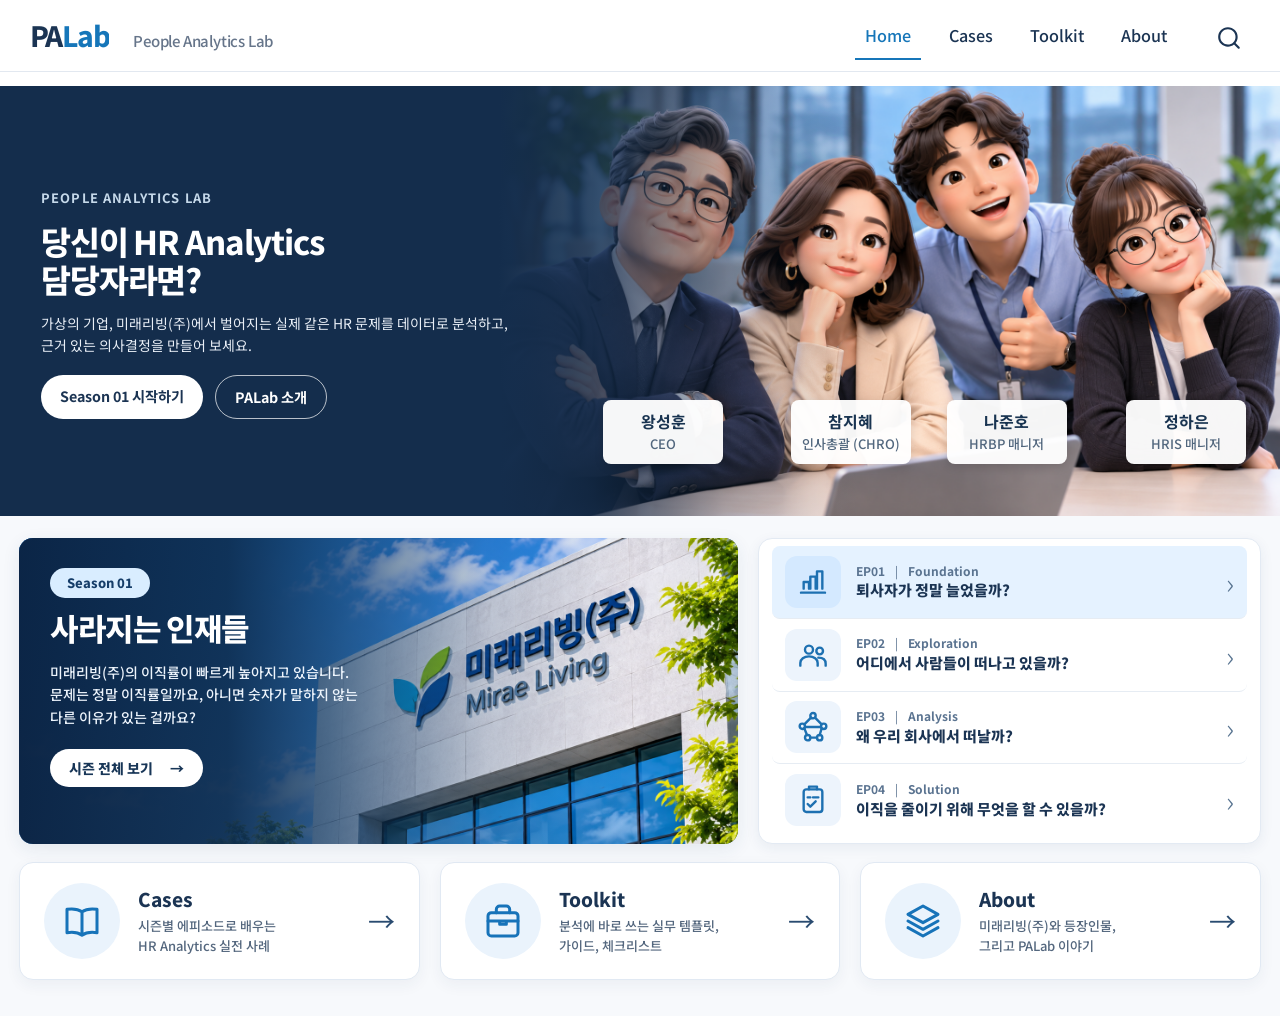
<file: docs/index.html>
<!DOCTYPE html>
<html xmlns="http://www.w3.org/1999/xhtml" lang="en" xml:lang="en"><head>

<meta charset="utf-8">
<meta name="generator" content="quarto-1.11.9">

<meta name="viewport" content="width=device-width, initial-scale=1.0, user-scalable=yes">


<title>Home – PALab</title>
<style>
/* Default styles provided by pandoc.
** See https://pandoc.org/MANUAL.html#variables-for-html for config info.
*/
span.smallcaps{font-variant: small-caps;}
div.columns{display: flex; gap: 1.5em;}
div.column{flex: auto;}
@media screen {
div.columns{gap: min(4vw, 1.5em);}
div.column{overflow-x: auto;}
}
div.hanging-indent{margin-left: 1.5em; text-indent: -1.5em;}
ul.task-list{list-style: none;}
ul.task-list li input[type="checkbox"] {
  width: 0.8em;
  margin: 0 0.8em 0.2em -1em; /* quarto-specific, see https://github.com/quarto-dev/quarto-cli/issues/4556 */ 
  vertical-align: middle;
}
</style>


<script src="site_libs/quarto-nav/quarto-nav.js"></script>
<script src="site_libs/quarto-nav/headroom.min.js"></script>
<script src="site_libs/clipboard/clipboard.min.js"></script>
<script src="site_libs/quarto-search/autocomplete.umd.js"></script>
<script src="site_libs/quarto-search/fuse.min.js"></script>
<script src="site_libs/quarto-search/quarto-search.js"></script>
<meta name="quarto:offset" content="./">
<script src="site_libs/quarto-html/quarto.js" type="module"></script>
<script src="site_libs/quarto-html/tabsets/tabsets.js" type="module"></script>
<script src="site_libs/quarto-html/scrollable-regions/scrollable-regions.js" type="module"></script>
<script src="site_libs/quarto-html/popper.min.js"></script>
<script src="site_libs/quarto-html/tippy.umd.min.js"></script>
<script src="site_libs/quarto-html/anchor.min.js"></script>
<link href="site_libs/quarto-html/tippy.css" rel="stylesheet">
<link href="site_libs/quarto-html/quarto-syntax-highlighting-63b5708e65d6cd79cd7618c58d0c21e7.css" rel="stylesheet" id="quarto-text-highlighting-styles">
<script src="site_libs/bootstrap/bootstrap.min.js"></script>
<link href="site_libs/bootstrap/bootstrap-icons.css" rel="stylesheet">
<link href="site_libs/bootstrap/bootstrap-667997a87ac983af5cdf63b9a52e4879.min.css" rel="stylesheet" append-hash="true" id="quarto-bootstrap" data-mode="light">
<script id="quarto-search-options" type="application/json">{
  "location": "navbar",
  "copy-button": false,
  "collapse-after": 3,
  "panel-placement": "end",
  "type": "overlay",
  "limit": 50,
  "keyboard-shortcut": [
    "f",
    "/",
    "s"
  ],
  "show-item-context": false,
  "language": {
    "search-no-results-text": "No results",
    "search-matching-documents-text": "matching documents",
    "search-copy-link-title": "Copy link to search",
    "search-hide-matches-text": "Hide additional matches",
    "search-more-match-text": "more match in this document",
    "search-more-matches-text": "more matches in this document",
    "search-clear-button-title": "Clear",
    "search-text-placeholder": "",
    "search-detached-cancel-button-title": "Cancel",
    "search-submit-button-title": "Submit",
    "search-label": "Search"
  }
}</script>


<link rel="stylesheet" href="styles/palab.css">
</head>

<body class="nav-fixed quarto-light"><a id="quarto-skip-link" class="visually-hidden-focusable" href="#quarto-document-content">Skip to main content</a>

<div id="quarto-search-results"></div>
  <header id="quarto-header" class="headroom fixed-top">
    <nav class="navbar navbar-expand-lg " data-bs-theme="dark" aria-label="Site">
      <div class="navbar-container container-fluid">
      <div class="navbar-brand-container mx-auto">
    <a class="navbar-brand" href="./index.html">
    <span class="navbar-title">PALab</span>
    </a>
  </div>
          <button class="navbar-toggler" type="button" data-bs-toggle="collapse" data-bs-target="#navbarCollapse" aria-controls="navbarCollapse" aria-expanded="false" aria-label="Toggle navigation" onclick="if (window.quartoToggleHeadroom) { window.quartoToggleHeadroom(); }">
  <span class="navbar-toggler-icon"></span>
</button>
          <div class="collapse navbar-collapse" id="navbarCollapse">
            <ul class="navbar-nav navbar-nav-scroll me-auto">
  <li class="nav-item">
    <a class="nav-link active" href="./index.html" aria-current="page"> 
<span class="menu-text">Home</span></a>
  </li>  
  <li class="nav-item">
    <a class="nav-link" href="./cases/index.html"> 
<span class="menu-text">Cases</span></a>
  </li>  
  <li class="nav-item">
    <a class="nav-link" href="./toolkit/index.html"> 
<span class="menu-text">Toolkit</span></a>
  </li>  
  <li class="nav-item">
    <a class="nav-link" href="./about/index.html"> 
<span class="menu-text">About</span></a>
  </li>  
</ul>
          </div> <!-- /navcollapse -->
            <div class="quarto-navbar-tools">
</div>
            <div id="quarto-search" class="" title="Search"></div>
      </div> <!-- /container-fluid -->
    </nav>
</header>
<!-- content -->
<div id="quarto-content" class="quarto-container page-columns page-rows-contents page-layout-full page-navbar">
<!-- sidebar -->
<!-- margin-sidebar -->
    
<!-- main -->
<main class="content column-page" id="quarto-document-content" tabindex="-1"><header id="title-block-header" class="quarto-title-block"><h1 class="title display-7">Home</h1></header>

<header id="title-block-header">


</header>


<div class="palab-home">
<section class="palab-hero">
<div class="palab-home-container">
<div class="palab-hero-grid">
  <div class="palab-hero-copy">
    <p class="palab-eyebrow">PEOPLE ANALYTICS LAB</p>
    <h1>당신이 HR Analytics<br>담당자라면?</h1>
    <p class="palab-hero-description">가상의 기업, 미래리빙(주)에서 벌어지는 실제 같은 HR 문제를 데이터로 분석하고, 근거 있는 의사결정을 만들어 보세요.</p>
    <div class="palab-hero-actions">
      <a class="palab-hero-primary" href="./cases/season-01/index.html">Season 01 시작하기</a>
      <a class="palab-hero-secondary" href="about/">PALab 소개</a>
    </div>
  </div>
  <div class="palab-hero-image">
    <img class="palab-team-image" src="assets/images/characters/palab-team-closeup.png" alt="미래리빙의 왕성훈, 참지혜, 나준호, 정하은">
    <div class="palab-character-labels">
      <div class="palab-character-label"><strong>왕성훈</strong><span>CEO</span></div>
      <div class="palab-character-label"><strong>참지혜</strong><span>인사총괄 (CHRO)</span></div>
      <div class="palab-character-label"><strong>나준호</strong><span>HRBP 매니저</span></div>
      <div class="palab-character-label"><strong>정하은</strong><span>HRIS 매니저</span></div>
    </div>
  </div>
</div>
</div>
</section>



<!-- PALab Home — Season 01 and quick links -->
<section class="palab-discover" aria-label="PALab 학습 콘텐츠">
  <div class="palab-discover-inner">
    <div class="palab-feature-grid">
      <article class="palab-season-card">
        <div class="palab-season-art" aria-hidden="true"></div>
        <div class="palab-season-copy">
          <span class="palab-season-tag">Season 01</span>
          <h2 class="anchored">사라지는 인재들</h2>
          <p>미래리빙(주)의 이직률이 빠르게 높아지고 있습니다.<br>문제는 정말 이직률일까요, 아니면 숫자가 말하지 않는<br class="palab-desktop-break"> 다른 이유가 있는 걸까요?</p>
          <a class="palab-season-button" href="./cases/season-01/index.html">시즌 전체 보기 <span aria-hidden="true">→</span></a>
        </div>
      </article>
      <div class="palab-episode-list" aria-label="Season 01 에피소드">
        <a class="palab-episode is-featured" href="./cases/season-01/ep01.html"><span class="palab-episode-icon"><svg viewbox="0 0 24 24" aria-hidden="true"><path d="M3 20h18M5 17v-5h4v5M10 17V8h4v9M15 17V4h4v13"></path></svg></span><span class="palab-episode-text"><small>EP01 <b>|</b> Foundation</small><strong>퇴사자가 정말 늘었을까?</strong></span><span class="palab-episode-arrow" aria-hidden="true">›</span></a>
        <a class="palab-episode" href="./cases/season-01/ep02.html"><span class="palab-episode-icon"><svg viewbox="0 0 24 24" aria-hidden="true"><circle cx="9" cy="8" r="3"></circle><circle cx="17" cy="9" r="2.5"></circle><path d="M2.5 20v-2c0-3 2.8-5 6.5-5s6.5 2 6.5 5v2M16 14c3.5 0 5.5 1.7 5.5 4.5V20"></path></svg></span><span class="palab-episode-text"><small>EP02 <b>|</b> Exploration</small><strong>어디에서 사람들이 떠나고 있을까?</strong></span><span class="palab-episode-arrow" aria-hidden="true">›</span></a>
        <a class="palab-episode" href="./cases/season-01/ep03.html"><span class="palab-episode-icon"><svg viewbox="0 0 24 24" aria-hidden="true"><circle cx="12" cy="3.5" r="2"></circle><circle cx="4" cy="11.5" r="2"></circle><circle cx="20" cy="11.5" r="2"></circle><circle cx="8" cy="20" r="2"></circle><circle cx="17" cy="20" r="2"></circle><path d="M10.5 5 5.5 10M13.5 5l5 5M5.5 13l2 5M18.5 13l-1.5 5M10 20h5M6 12h12"></path></svg></span><span class="palab-episode-text"><small>EP03 <b>|</b> Analysis</small><strong>왜 우리 회사에서 떠날까?</strong></span><span class="palab-episode-arrow" aria-hidden="true">›</span></a>
        <a class="palab-episode" href="./cases/season-01/ep04.html"><span class="palab-episode-icon"><svg viewbox="0 0 24 24" aria-hidden="true"><rect x="5" y="4" width="14" height="17" rx="2"></rect><path d="M9 4V2h6v2M8 10h2m2 0h4M8 15l2 2 4-4"></path></svg></span><span class="palab-episode-text"><small>EP04 <b>|</b> Solution</small><strong>이직을 줄이기 위해 무엇을 할 수 있을까?</strong></span><span class="palab-episode-arrow" aria-hidden="true">›</span></a>
      </div>
    </div>
    <nav class="palab-quick-links" aria-label="PALab 주요 메뉴">
      <a class="palab-quick-card" href="cases/season-01/"><span class="palab-quick-icon"><svg viewbox="0 0 24 24" aria-hidden="true"><path d="M12 6.5c-2.5-1.8-5.5-2-9-1.5v14c3.5-.5 6.5-.3 9 1.5m0-14c2.5-1.8 5.5-2 9-1.5v14c-3.5-.5-6.5-.3-9 1.5m0-14v14"></path></svg></span><span class="palab-quick-text"><strong>Cases</strong><small>시즌별 에피소드로 배우는<br>HR Analytics 실전 사례</small></span><span class="palab-quick-arrow" aria-hidden="true">→</span></a>
      <a class="palab-quick-card" href="toolkit/"><span class="palab-quick-icon"><svg viewbox="0 0 24 24" aria-hidden="true"><rect x="3" y="7" width="18" height="14" rx="2"></rect><path d="M8 7V5a2 2 0 0 1 2-2h4a2 2 0 0 1 2 2v2M3 12h18M10 12v2h4v-2"></path></svg></span><span class="palab-quick-text"><strong>Toolkit</strong><small>분석에 바로 쓰는 실무 템플릿,<br>가이드, 체크리스트</small></span><span class="palab-quick-arrow" aria-hidden="true">→</span></a>
      <a class="palab-quick-card" href="about/"><span class="palab-quick-icon"><svg viewbox="0 0 24 24" aria-hidden="true"><path d="m12 3 9 5-9 5-9-5 9-5Zm-9 9 9 5 9-5M3 16l9 5 9-5"></path></svg></span><span class="palab-quick-text"><strong>About</strong><small>미래리빙(주)와 등장인물,<br>그리고 PALab 이야기</small></span><span class="palab-quick-arrow" aria-hidden="true">→</span></a>
    </nav>
  </div>
</section>

</div>



</main> <!-- /main -->
<script id="quarto-html-after-body" type="application/javascript">
  window.document.addEventListener("DOMContentLoaded", function (event) {
    const icon = "";
    const anchorJS = new window.AnchorJS();
    anchorJS.options = {
      placement: 'right',
      icon: icon
    };
    anchorJS.add('.anchored');
    const isCodeAnnotation = (el) => {
      for (const clz of el.classList) {
        if (clz.startsWith('code-annotation-')) {                     
          return true;
        }
      }
      return false;
    }
    const onCopySuccess = function(e) {
      // button target
      const button = e.trigger;
      // don't keep focus
      button.blur();
      // flash "checked"
      button.classList.add('code-copy-button-checked');
      var currentTitle = button.getAttribute("title");
      button.setAttribute("title", "Copied!");
      let tooltip;
      if (window.bootstrap) {
        button.setAttribute("data-bs-toggle", "tooltip");
        button.setAttribute("data-bs-placement", "left");
        button.setAttribute("data-bs-title", "Copied!");
        tooltip = new bootstrap.Tooltip(button, 
          { trigger: "manual", 
            customClass: "code-copy-button-tooltip",
            offset: [0, -8]});
        tooltip.show();    
      }
      setTimeout(function() {
        if (tooltip) {
          tooltip.hide();
          button.removeAttribute("data-bs-title");
          button.removeAttribute("data-bs-toggle");
          button.removeAttribute("data-bs-placement");
        }
        button.setAttribute("title", currentTitle);
        button.classList.remove('code-copy-button-checked');
      }, 1000);
      // clear code selection
      e.clearSelection();
    }
    const getTextToCopy = function(trigger) {
      const outerScaffold = trigger.parentElement.cloneNode(true);
      const codeEl = outerScaffold.querySelector('code');
      for (const childEl of codeEl.children) {
        if (isCodeAnnotation(childEl)) {
          childEl.remove();
        }
      }
      return codeEl.innerText;
    }
    const clipboard = new window.ClipboardJS('.code-copy-button:not([data-in-quarto-modal])', {
      text: getTextToCopy
    });
    clipboard.on('success', onCopySuccess);
    if (window.document.getElementById('quarto-embedded-source-code-modal')) {
      const clipboardModal = new window.ClipboardJS('.code-copy-button[data-in-quarto-modal]', {
        text: getTextToCopy,
        container: window.document.getElementById('quarto-embedded-source-code-modal')
      });
      clipboardModal.on('success', onCopySuccess);
    }
      var localhostRegex = new RegExp(/^(?:http|https):\/\/localhost\:?[0-9]*\//);
      var mailtoRegex = new RegExp(/^mailto:/);
        var filterRegex = new RegExp('/' + window.location.host + '/');
      var isInternal = (href) => {
          return filterRegex.test(href) || localhostRegex.test(href) || mailtoRegex.test(href);
      }
      // Inspect non-navigation links and adorn them if external
      window.quartoDecorateExternalLinks = function (root) {
     var links = (root || window.document).querySelectorAll('a[href]:not(.nav-link):not(.navbar-brand):not(.toc-action):not(.sidebar-link):not(.sidebar-item-toggle):not(.pagination-link):not(.no-external):not([aria-hidden]):not(.dropdown-item):not(.quarto-navigation-tool):not(.about-link)');
      for (var i=0; i<links.length; i++) {
        const link = links[i];
        if (!isInternal(link.href)) {
          // undo the damage that might have been done by quarto-nav.js in the case of
          // links that we want to consider external
          if (link.dataset.originalHref !== undefined) {
            link.href = link.dataset.originalHref;
          }
          if (!link.classList.contains('no-external-icon')) {
          }
        }
      }
      };
      window.quartoDecorateExternalLinks(window.document);
    // Esc closes the popup (WCAG 1.4.13) and focus leaving both trigger and
    // popup closes it (WCAG 2.4.11); tippy handles neither for interactive popups.
    const hideOnEscAndFocusOut = {
      name: 'hideOnEscAndFocusOut',
      defaultValue: true,
      fn(instance) {
        const dismiss = () => {
          // A show scheduled by the trigger delay would otherwise reopen it
          instance.clearDelayTimeouts();
          instance.hide();
        };
        const onKeyDown = (event) => {
          if (event.key !== 'Escape') {
            return;
          }
          // Keep Esc from also reaching page handlers (e.g. reveal.js overview),
          // except an open reveal.js slide menu, which Esc should close too.
          // The menu handles keys only when its keyboard option is on.
          const menuHandlesEsc = window.Reveal?.getPlugin?.('menu')?.isOpen() &&
            window.Reveal.getConfig().menu?.keyboard !== false;
          if (!menuHandlesEsc) {
            event.stopPropagation();
          }
          if (instance.popper.contains(window.document.activeElement)) {
            // Disabled while refocusing so the focus trigger does not reopen it
            instance.disable();
            instance.reference.focus();
            instance.enable();
          }
          dismiss();
        };
        const onFocusOut = (event) => {
          const target = event.relatedTarget;
          if (target && !instance.reference.contains(target) &&
              !instance.popper.contains(target)) {
            dismiss();
          }
        };
        // On the trigger too: a click trigger (code-annotations: select) has no
        // blur handling. Attached for the instance's lifetime so leaving the
        // trigger also cancels a show still pending on the trigger delay.
        instance.reference.addEventListener('focusout', onFocusOut);
        return {
          onShow() {
            window.document.addEventListener('keydown', onKeyDown, true);
            instance.popper.addEventListener('focusout', onFocusOut);
          },
          onHide() {
            window.document.removeEventListener('keydown', onKeyDown, true);
            instance.popper.removeEventListener('focusout', onFocusOut);
          },
          onDestroy() {
            instance.reference.removeEventListener('focusout', onFocusOut);
          },
        };
      },
    };
    function tippyHover(el, contentFn, onTriggerFn, onUntriggerFn) {
      const config = {
        allowHTML: true,
        maxWidth: 500,
        delay: 100,
        arrow: false,
        appendTo: function(el) {
            return el.parentElement;
        },
        interactive: true,
        interactiveBorder: 10,
        theme: 'quarto',
        placement: 'bottom-start',
        plugins: [hideOnEscAndFocusOut],
      };
      if (contentFn) {
        config.content = contentFn;
      }
      if (onTriggerFn) {
        config.onTrigger = onTriggerFn;
      }
      if (onUntriggerFn) {
        config.onUntrigger = onUntriggerFn;
      }
      window.tippy(el, config); 
    }
    const noterefs = window.document.querySelectorAll('a[role="doc-noteref"]');
    for (var i=0; i<noterefs.length; i++) {
      const ref = noterefs[i];
      tippyHover(ref, function() {
        // use id or data attribute instead here
        let href = ref.getAttribute('data-footnote-href') || ref.getAttribute('href');
        try { href = new URL(href).hash; } catch {}
        const id = href.replace(/^#\/?/, "");
        const note = window.document.getElementById(id);
        if (note) {
          return note.innerHTML;
        } else {
          return "";
        }
      });
    }
    const xrefs = window.document.querySelectorAll('a.quarto-xref');
    const processXRef = (id, note) => {
      // Strip column container classes
      const stripColumnClz = (el) => {
        el.classList.remove("page-full", "page-columns");
        if (el.children) {
          for (const child of el.children) {
            stripColumnClz(child);
          }
        }
      }
      stripColumnClz(note)
      if (id === null || id.startsWith('sec-')) {
        // Special case sections, only their first couple elements
        const container = document.createElement("div");
        if (note.children && note.children.length > 2) {
          container.appendChild(note.children[0].cloneNode(true));
          for (let i = 1; i < note.children.length; i++) {
            const child = note.children[i];
            if (child.tagName === "P" && child.innerText === "") {
              continue;
            } else {
              container.appendChild(child.cloneNode(true));
              break;
            }
          }
          if (window.Quarto?.typesetMath) {
            window.Quarto.typesetMath(container);
          }
          return container.innerHTML
        } else {
          if (window.Quarto?.typesetMath) {
            window.Quarto.typesetMath(note);
          }
          return note.innerHTML;
        }
      } else {
        // Remove any anchor links if they are present
        const anchorLink = note.querySelector('a.anchorjs-link');
        if (anchorLink) {
          anchorLink.remove();
        }
        if (window.Quarto?.typesetMath) {
          window.Quarto.typesetMath(note);
        }
        if (note.classList.contains("callout")) {
          return note.outerHTML;
        } else {
          return note.innerHTML;
        }
      }
    }
    for (var i=0; i<xrefs.length; i++) {
      const xref = xrefs[i];
      tippyHover(xref, undefined, function(instance) {
        instance.disable();
        let url = xref.getAttribute('href');
        let hash = undefined; 
        if (url.startsWith('#')) {
          hash = url;
        } else {
          try { hash = new URL(url).hash; } catch {}
        }
        if (hash) {
          const id = hash.replace(/^#\/?/, "");
          const note = window.document.getElementById(id);
          if (note !== null) {
            try {
              const html = processXRef(id, note.cloneNode(true));
              instance.setContent(html);
            } finally {
              instance.enable();
              instance.show();
            }
          } else {
            // See if we can fetch this
            fetch(url.split('#')[0])
            .then(res => res.text())
            .then(html => {
              const parser = new DOMParser();
              const htmlDoc = parser.parseFromString(html, "text/html");
              const note = htmlDoc.getElementById(id);
              if (note !== null) {
                const html = processXRef(id, note);
                instance.setContent(html);
              } 
            }).finally(() => {
              instance.enable();
              instance.show();
            });
          }
        } else {
          // See if we can fetch a full url (with no hash to target)
          // This is a special case and we should probably do some content thinning / targeting
          fetch(url)
          .then(res => res.text())
          .then(html => {
            const parser = new DOMParser();
            const htmlDoc = parser.parseFromString(html, "text/html");
            const note = htmlDoc.querySelector('main.content');
            if (note !== null) {
              // This should only happen for chapter cross references
              // (since there is no id in the URL)
              // remove the first header
              if (note.children.length > 0 && note.children[0].tagName === "HEADER") {
                note.children[0].remove();
              }
              const html = processXRef(null, note);
              instance.setContent(html);
            } 
          }).finally(() => {
            instance.enable();
            instance.show();
          });
        }
      }, function(instance) {
      });
    }
        let selectedAnnoteEl;
        const selectorForAnnotation = ( cell, annotation) => {
          let cellAttr = 'data-code-cell="' + cell + '"';
          let lineAttr = 'data-code-annotation="' +  annotation + '"';
          const selector = 'span[' + cellAttr + '][' + lineAttr + ']';
          return selector;
        }
        const selectCodeLines = (annoteEl) => {
          const doc = window.document;
          const targetCell = annoteEl.getAttribute("data-target-cell");
          const targetAnnotation = annoteEl.getAttribute("data-target-annotation");
          const annoteSpan = window.document.querySelector(selectorForAnnotation(targetCell, targetAnnotation));
          const lines = annoteSpan.getAttribute("data-code-lines").split(",");
          const lineIds = lines.map((line) => {
            return targetCell + "-" + line;
          })
          // Each band is positioned against its own containing block, which is
          // not the offsetParent of the lines, so place it from client rects.
          const placeBand = (band, firstEl, lastEl, codeBlock) => {
            const container = band.offsetParent;
            if (container === null) {
              return;
            }
            const containerRect = container.getBoundingClientRect();
            // Reveal.js scales slides with a transform, so convert client
            // pixels back to the CSS pixels of the container.
            const scale = containerRect.height / container.offsetHeight || 1;
            const firstRect = firstEl.getBoundingClientRect();
            const lastRect = lastEl.getBoundingClientRect();
            const top = (firstRect.top - containerRect.top) / scale - container.clientTop + container.scrollTop;
            const height = (lastRect.bottom - firstRect.top) / scale;
            band.style.top = top - 2 + "px";
            band.style.height = height + 4 + "px";
            if (codeBlock) {
              // Without the copy button wrapper, the containing block is wider
              // than the code block, so span the code block explicitly.
              const blockRect = codeBlock.getBoundingClientRect();
              band.style.left = (blockRect.left - containerRect.left) / scale - container.clientLeft + container.scrollLeft + "px";
              band.style.width = blockRect.width / scale + "px";
            }
          };
          if (lineIds.length > 0) {
            const el = window.document.getElementById(lineIds[0]);
            const lastEl = window.document.getElementById(lineIds[lineIds.length - 1]);
            const parent = el.parentElement.parentElement;
            // cook up a div (if necessary) and position it
            let div = window.document.getElementById("code-annotation-line-highlight");
            if (div === null) {
              div = window.document.createElement("div");
              div.setAttribute("id", "code-annotation-line-highlight");
              div.style.position = 'absolute';
              parent.appendChild(div);
            }
            placeBand(div, el, lastEl, parent.closest("div.sourceCode") || parent);
            let gutterDiv = window.document.getElementById("code-annotation-line-highlight-gutter");
            if (gutterDiv === null) {
              gutterDiv = window.document.createElement("div");
              gutterDiv.setAttribute("id", "code-annotation-line-highlight-gutter");
              gutterDiv.style.position = 'absolute';
              const codeCell = window.document.getElementById(targetCell);
              const gutter = codeCell.querySelector('.code-annotation-gutter');
              gutter.appendChild(gutterDiv);
            }
            placeBand(gutterDiv, el, lastEl);
            selectedAnnoteEl = annoteEl;
          }
        };
        const unselectCodeLines = () => {
          const elementsIds = ["code-annotation-line-highlight", "code-annotation-line-highlight-gutter"];
          elementsIds.forEach((elId) => {
            const div = window.document.getElementById(elId);
            if (div) {
              div.remove();
            }
          });
          selectedAnnoteEl = undefined;
        };
          // Handle positioning of the toggle
      window.addEventListener(
        "resize",
        throttle(() => {
          elRect = undefined;
          if (selectedAnnoteEl) {
            selectCodeLines(selectedAnnoteEl);
          }
        }, 10)
      );
      function throttle(fn, ms) {
      let throttle = false;
      let timer;
        return (...args) => {
          if(!throttle) { // first call gets through
              fn.apply(this, args);
              throttle = true;
          } else { // all the others get throttled
              if(timer) clearTimeout(timer); // cancel #2
              timer = setTimeout(() => {
                fn.apply(this, args);
                timer = throttle = false;
              }, ms);
          }
        };
      }
        // Attach click handler to the DT
        const annoteDls = window.document.querySelectorAll('dt[data-target-cell]');
        for (const annoteDlNode of annoteDls) {
          annoteDlNode.addEventListener('click', (event) => {
            const clickedEl = event.target;
            if (clickedEl !== selectedAnnoteEl) {
              unselectCodeLines();
              const activeEl = window.document.querySelector('dt[data-target-cell].code-annotation-active');
              if (activeEl) {
                activeEl.classList.remove('code-annotation-active');
              }
              selectCodeLines(clickedEl);
              clickedEl.classList.add('code-annotation-active');
            } else {
              // Unselect the line
              unselectCodeLines();
              clickedEl.classList.remove('code-annotation-active');
            }
          });
        }
    const findCites = (el) => {
      const parentEl = el.parentElement;
      if (parentEl) {
        const cites = parentEl.dataset.cites;
        if (cites) {
          return {
            el,
            cites: cites.split(' ')
          };
        } else {
          return findCites(el.parentElement)
        }
      } else {
        return undefined;
      }
    };
    var bibliorefs = window.document.querySelectorAll('a[role="doc-biblioref"]');
    for (var i=0; i<bibliorefs.length; i++) {
      const ref = bibliorefs[i];
      const citeInfo = findCites(ref);
      if (citeInfo) {
        tippyHover(citeInfo.el, function() {
          var popup = window.document.createElement('div');
          citeInfo.cites.forEach(function(cite) {
            var citeDiv = window.document.createElement('div');
            citeDiv.classList.add('hanging-indent');
            citeDiv.classList.add('csl-entry');
            var biblioDiv = window.document.getElementById('ref-' + cite);
            if (biblioDiv) {
              citeDiv.innerHTML = biblioDiv.innerHTML;
            }
            popup.appendChild(citeDiv);
          });
          return popup.innerHTML;
        });
      }
    }
  });
  </script>
  <script type="application/javascript">
  window.quartoScrollableRegionsLabels = {"code":"Scrollable code","output":"Scrollable output"};
  </script>
</div> <!-- /content -->




</body></html>
</file>
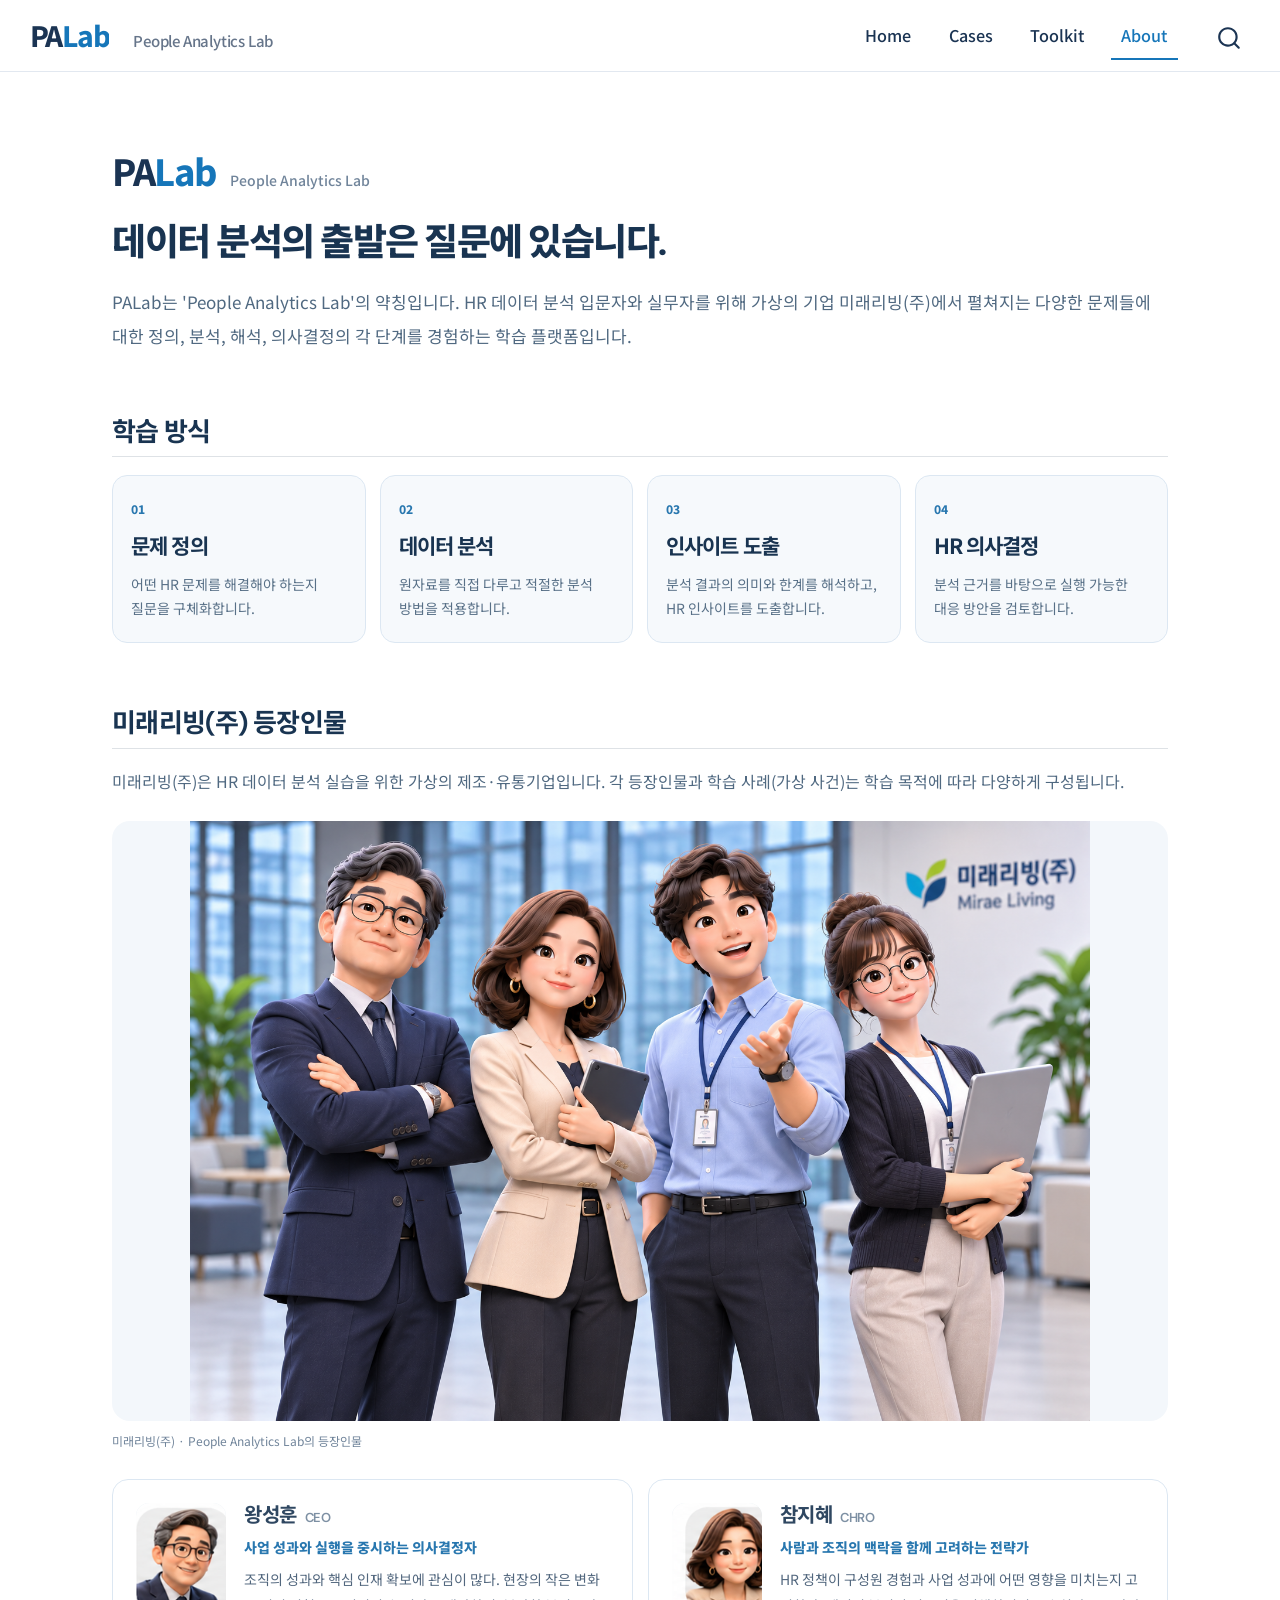
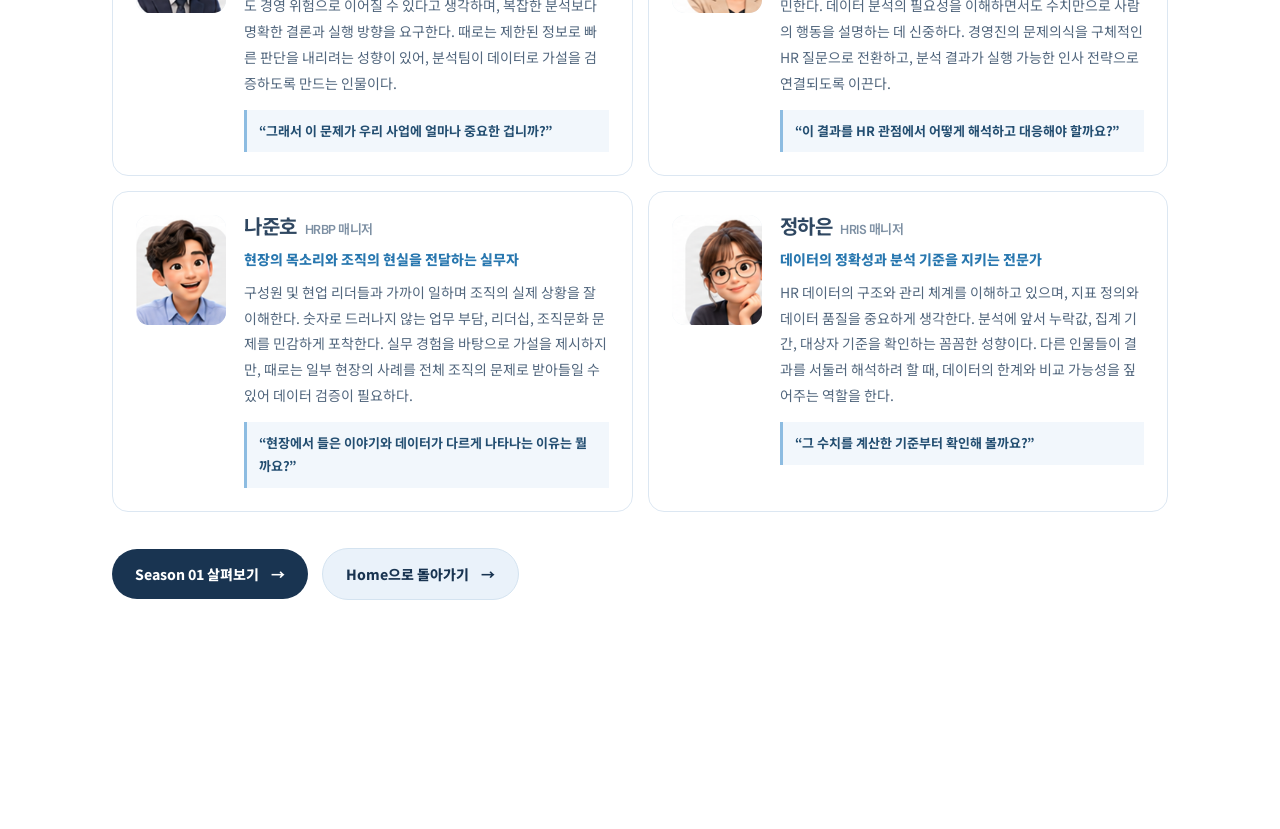
<file: docs/about/index.html>
<!DOCTYPE html>
<html xmlns="http://www.w3.org/1999/xhtml" lang="en" xml:lang="en"><head>

<meta charset="utf-8">
<meta name="generator" content="quarto-1.11.9">

<meta name="viewport" content="width=device-width, initial-scale=1.0, user-scalable=yes">


<title>About PALab – PALab</title>
<style>
/* Default styles provided by pandoc.
** See https://pandoc.org/MANUAL.html#variables-for-html for config info.
*/
span.smallcaps{font-variant: small-caps;}
div.columns{display: flex; gap: 1.5em;}
div.column{flex: auto;}
@media screen {
div.columns{gap: min(4vw, 1.5em);}
div.column{overflow-x: auto;}
}
div.hanging-indent{margin-left: 1.5em; text-indent: -1.5em;}
ul.task-list{list-style: none;}
ul.task-list li input[type="checkbox"] {
  width: 0.8em;
  margin: 0 0.8em 0.2em -1em; /* quarto-specific, see https://github.com/quarto-dev/quarto-cli/issues/4556 */ 
  vertical-align: middle;
}
</style>


<script src="../site_libs/quarto-nav/quarto-nav.js"></script>
<script src="../site_libs/quarto-nav/headroom.min.js"></script>
<script src="../site_libs/clipboard/clipboard.min.js"></script>
<script src="../site_libs/quarto-search/autocomplete.umd.js"></script>
<script src="../site_libs/quarto-search/fuse.min.js"></script>
<script src="../site_libs/quarto-search/quarto-search.js"></script>
<meta name="quarto:offset" content="../">
<script src="../site_libs/quarto-html/quarto.js" type="module"></script>
<script src="../site_libs/quarto-html/tabsets/tabsets.js" type="module"></script>
<script src="../site_libs/quarto-html/scrollable-regions/scrollable-regions.js" type="module"></script>
<script src="../site_libs/quarto-html/popper.min.js"></script>
<script src="../site_libs/quarto-html/tippy.umd.min.js"></script>
<script src="../site_libs/quarto-html/anchor.min.js"></script>
<link href="../site_libs/quarto-html/tippy.css" rel="stylesheet">
<link href="../site_libs/quarto-html/quarto-syntax-highlighting-63b5708e65d6cd79cd7618c58d0c21e7.css" rel="stylesheet" id="quarto-text-highlighting-styles">
<script src="../site_libs/bootstrap/bootstrap.min.js"></script>
<link href="../site_libs/bootstrap/bootstrap-icons.css" rel="stylesheet">
<link href="../site_libs/bootstrap/bootstrap-667997a87ac983af5cdf63b9a52e4879.min.css" rel="stylesheet" append-hash="true" id="quarto-bootstrap" data-mode="light">
<script id="quarto-search-options" type="application/json">{
  "location": "navbar",
  "copy-button": false,
  "collapse-after": 3,
  "panel-placement": "end",
  "type": "overlay",
  "limit": 50,
  "keyboard-shortcut": [
    "f",
    "/",
    "s"
  ],
  "show-item-context": false,
  "language": {
    "search-no-results-text": "No results",
    "search-matching-documents-text": "matching documents",
    "search-copy-link-title": "Copy link to search",
    "search-hide-matches-text": "Hide additional matches",
    "search-more-match-text": "more match in this document",
    "search-more-matches-text": "more matches in this document",
    "search-clear-button-title": "Clear",
    "search-text-placeholder": "",
    "search-detached-cancel-button-title": "Cancel",
    "search-submit-button-title": "Submit",
    "search-label": "Search"
  }
}</script>


<link rel="stylesheet" href="../styles/palab.css">
<link rel="stylesheet" href="../styles/palab-pages.css">
<link rel="stylesheet" href="../styles/palab-about.css">
</head>

<body class="nav-fixed quarto-light"><a id="quarto-skip-link" class="visually-hidden-focusable" href="#quarto-document-content">Skip to main content</a>

<div id="quarto-search-results"></div>
  <header id="quarto-header" class="headroom fixed-top">
    <nav class="navbar navbar-expand-lg " data-bs-theme="dark" aria-label="Site">
      <div class="navbar-container container-fluid">
      <div class="navbar-brand-container mx-auto">
    <a class="navbar-brand" href="../index.html">
    <span class="navbar-title">PALab</span>
    </a>
  </div>
          <button class="navbar-toggler" type="button" data-bs-toggle="collapse" data-bs-target="#navbarCollapse" aria-controls="navbarCollapse" aria-expanded="false" aria-label="Toggle navigation" onclick="if (window.quartoToggleHeadroom) { window.quartoToggleHeadroom(); }">
  <span class="navbar-toggler-icon"></span>
</button>
          <div class="collapse navbar-collapse" id="navbarCollapse">
            <ul class="navbar-nav navbar-nav-scroll me-auto">
  <li class="nav-item">
    <a class="nav-link" href="../index.html"> 
<span class="menu-text">Home</span></a>
  </li>  
  <li class="nav-item">
    <a class="nav-link" href="../cases/index.html"> 
<span class="menu-text">Cases</span></a>
  </li>  
  <li class="nav-item">
    <a class="nav-link" href="../toolkit/index.html"> 
<span class="menu-text">Toolkit</span></a>
  </li>  
  <li class="nav-item">
    <a class="nav-link active" href="../about/index.html" aria-current="page"> 
<span class="menu-text">About</span></a>
  </li>  
</ul>
          </div> <!-- /navcollapse -->
            <div class="quarto-navbar-tools">
</div>
            <div id="quarto-search" class="" title="Search"></div>
      </div> <!-- /container-fluid -->
    </nav>
</header>
<!-- content -->
<div id="quarto-content" class="quarto-container page-columns page-rows-contents page-layout-full page-navbar">
<!-- sidebar -->
<!-- margin-sidebar -->
    
<!-- main -->
<main class="content column-page" id="quarto-document-content" tabindex="-1"><header id="title-block-header" class="quarto-title-block"><h1 class="title display-7">About PALab</h1></header>

<header id="title-block-header">


</header>


<div class="palab-page palab-about">
  <header class="about-opening">
    <div class="about-brand" aria-label="PALab People Analytics Lab"><span class="about-brand-wordmark">PALab</span><span class="about-brand-subtitle">People Analytics Lab</span></div>
    <h1>데이터 분석의 출발은 질문에 있습니다.</h1>
    <p class="about-lead">PALab는 'People Analytics Lab'의 약칭입니다. HR 데이터 분석 입문자와 실무자를 위해 가상의 기업 미래리빙(주)에서 펼쳐지는 다양한 문제들에 <br>대한 정의, 분석, 해석, 의사결정의 각 단계를 경험하는 학습 플랫폼입니다.</p>
  </header>
  <section class="about-section" aria-labelledby="about-method-title">
    <h2 id="about-method-title" class="anchored">학습 방식</h2>
    <div class="about-method-grid">
      <div class="about-method"><span>01</span><strong>문제 정의</strong><p>어떤 HR 문제를 해결해야 하는지 <br>질문을 구체화합니다.</p></div>
      <div class="about-method"><span>02</span><strong>데이터 분석</strong><p>원자료를 직접 다루고 적절한 분석 <br>방법을 적용합니다.</p></div>
      <div class="about-method"><span>03</span><strong>인사이트 도출</strong><p>분석 결과의 의미와 한계를 해석하고,<br>HR 인사이트를 도출합니다.</p></div>
      <div class="about-method"><span>04</span><strong>HR 의사결정</strong><p>분석 근거를 바탕으로 실행 가능한 <br>대응 방안을 검토합니다.</p></div>
    </div>
  </section>
  <section class="about-section" aria-labelledby="about-people-title">
    <h2 id="about-people-title" class="anchored">미래리빙(주) 등장인물</h2>
    <p class="about-company">미래리빙(주)은 HR 데이터 분석 실습을 위한 가상의 제조·유통기업입니다. 각 등장인물과 학습 사례(가상 사건)는 학습 목적에 따라 다양하게 구성됩니다.</p>
    <figure class="about-team-figure figure"><img src="../assets/images/about/mirae-living-team.png" alt="미래리빙의 왕성훈 CEO, 참지혜 CHRO, 나준호 HRBP 매니저, 정하은 HRIS 매니저가 함께 서 있는 모습" class="figure-img"><figcaption>미래리빙(주) · People Analytics Lab의 등장인물</figcaption></figure>
    <div class="about-people-grid">
      <article class="about-person">
        <img class="about-person-photo" src="../assets/images/about/wang.png" alt="왕성훈 프로필">
        <div class="about-person-content">
          <h3 class="anchored">왕성훈<span>CEO</span></h3>
          <p class="about-person-trait">사업 성과와 실행을 중시하는 의사결정자</p>
          <p class="about-person-desc">조직의 성과와 핵심 인재 확보에 관심이 많다. 현장의 작은 변화도 경영 위험으로 이어질 수 있다고 생각하며, 복잡한 분석보다 명확한 결론과 실행 방향을 요구한다. 때로는 제한된 정보로 빠른 판단을 내리려는 성향이 있어, 분석팀이 데이터로 가설을 검증하도록 만드는 인물이다.</p>
          <p class="about-person-quote">“그래서 이 문제가 우리 사업에 얼마나 중요한 겁니까?”</p>
        </div>
      </article>
      <article class="about-person">
        <img class="about-person-photo" src="../assets/images/about/cham.png" alt="참지혜 프로필">
        <div class="about-person-content">
          <h3 class="anchored">참지혜<span>CHRO</span></h3>
          <p class="about-person-trait">사람과 조직의 맥락을 함께 고려하는 전략가</p>
          <p class="about-person-desc">HR 정책이 구성원 경험과 사업 성과에 어떤 영향을 미치는지 고민한다. 데이터 분석의 필요성을 이해하면서도 수치만으로 사람의 행동을 설명하는 데 신중하다. 경영진의 문제의식을 구체적인 HR 질문으로 전환하고, 분석 결과가 실행 가능한 인사 전략으로 연결되도록 이끈다.</p>
          <p class="about-person-quote">“이 결과를 HR 관점에서 어떻게 해석하고 대응해야 할까요?”</p>
        </div>
      </article>
      <article class="about-person">
        <img class="about-person-photo" src="../assets/images/about/na.png" alt="나준호 프로필">
        <div class="about-person-content">
          <h3 class="anchored">나준호<span>HRBP 매니저</span></h3>
          <p class="about-person-trait">현장의 목소리와 조직의 현실을 전달하는 실무자</p>
          <p class="about-person-desc">구성원 및 현업 리더들과 가까이 일하며 조직의 실제 상황을 잘 이해한다. 숫자로 드러나지 않는 업무 부담, 리더십, 조직문화 문제를 민감하게 포착한다. 실무 경험을 바탕으로 가설을 제시하지만, 때로는 일부 현장의 사례를 전체 조직의 문제로 받아들일 수 있어 데이터 검증이 필요하다.</p>
          <p class="about-person-quote">“현장에서 들은 이야기와 데이터가 다르게 나타나는 이유는 뭘까요?”</p>
        </div>
      </article>
      <article class="about-person">
        <img class="about-person-photo" src="../assets/images/about/jeong.png" alt="정하은 프로필">
        <div class="about-person-content">
          <h3 class="anchored">정하은<span>HRIS 매니저</span></h3>
          <p class="about-person-trait">데이터의 정확성과 분석 기준을 지키는 전문가</p>
          <p class="about-person-desc">HR 데이터의 구조와 관리 체계를 이해하고 있으며, 지표 정의와 데이터 품질을 중요하게 생각한다. 분석에 앞서 누락값, 집계 기간, 대상자 기준을 확인하는 꼼꼼한 성향이다. 다른 인물들이 결과를 서둘러 해석하려 할 때, 데이터의 한계와 비교 가능성을 짚어주는 역할을 한다.</p>
          <p class="about-person-quote">“그 수치를 계산한 기준부터 확인해 볼까요?”</p>
        </div>
      </article>
    </div>
  </section>
  <nav class="about-cta-row" aria-label="페이지 이동"><a class="about-cta" href="../cases/season-01/">Season 01 살펴보기 <span aria-hidden="true">→</span></a><a class="about-cta about-cta-home" href="../index.html">Home으로 돌아가기 <span aria-hidden="true">→</span></a></nav>
</div>



</main> <!-- /main -->
<script id="quarto-html-after-body" type="application/javascript">
  window.document.addEventListener("DOMContentLoaded", function (event) {
    const icon = "";
    const anchorJS = new window.AnchorJS();
    anchorJS.options = {
      placement: 'right',
      icon: icon
    };
    anchorJS.add('.anchored');
    const isCodeAnnotation = (el) => {
      for (const clz of el.classList) {
        if (clz.startsWith('code-annotation-')) {                     
          return true;
        }
      }
      return false;
    }
    const onCopySuccess = function(e) {
      // button target
      const button = e.trigger;
      // don't keep focus
      button.blur();
      // flash "checked"
      button.classList.add('code-copy-button-checked');
      var currentTitle = button.getAttribute("title");
      button.setAttribute("title", "Copied!");
      let tooltip;
      if (window.bootstrap) {
        button.setAttribute("data-bs-toggle", "tooltip");
        button.setAttribute("data-bs-placement", "left");
        button.setAttribute("data-bs-title", "Copied!");
        tooltip = new bootstrap.Tooltip(button, 
          { trigger: "manual", 
            customClass: "code-copy-button-tooltip",
            offset: [0, -8]});
        tooltip.show();    
      }
      setTimeout(function() {
        if (tooltip) {
          tooltip.hide();
          button.removeAttribute("data-bs-title");
          button.removeAttribute("data-bs-toggle");
          button.removeAttribute("data-bs-placement");
        }
        button.setAttribute("title", currentTitle);
        button.classList.remove('code-copy-button-checked');
      }, 1000);
      // clear code selection
      e.clearSelection();
    }
    const getTextToCopy = function(trigger) {
      const outerScaffold = trigger.parentElement.cloneNode(true);
      const codeEl = outerScaffold.querySelector('code');
      for (const childEl of codeEl.children) {
        if (isCodeAnnotation(childEl)) {
          childEl.remove();
        }
      }
      return codeEl.innerText;
    }
    const clipboard = new window.ClipboardJS('.code-copy-button:not([data-in-quarto-modal])', {
      text: getTextToCopy
    });
    clipboard.on('success', onCopySuccess);
    if (window.document.getElementById('quarto-embedded-source-code-modal')) {
      const clipboardModal = new window.ClipboardJS('.code-copy-button[data-in-quarto-modal]', {
        text: getTextToCopy,
        container: window.document.getElementById('quarto-embedded-source-code-modal')
      });
      clipboardModal.on('success', onCopySuccess);
    }
      var localhostRegex = new RegExp(/^(?:http|https):\/\/localhost\:?[0-9]*\//);
      var mailtoRegex = new RegExp(/^mailto:/);
        var filterRegex = new RegExp('/' + window.location.host + '/');
      var isInternal = (href) => {
          return filterRegex.test(href) || localhostRegex.test(href) || mailtoRegex.test(href);
      }
      // Inspect non-navigation links and adorn them if external
      window.quartoDecorateExternalLinks = function (root) {
     var links = (root || window.document).querySelectorAll('a[href]:not(.nav-link):not(.navbar-brand):not(.toc-action):not(.sidebar-link):not(.sidebar-item-toggle):not(.pagination-link):not(.no-external):not([aria-hidden]):not(.dropdown-item):not(.quarto-navigation-tool):not(.about-link)');
      for (var i=0; i<links.length; i++) {
        const link = links[i];
        if (!isInternal(link.href)) {
          // undo the damage that might have been done by quarto-nav.js in the case of
          // links that we want to consider external
          if (link.dataset.originalHref !== undefined) {
            link.href = link.dataset.originalHref;
          }
          if (!link.classList.contains('no-external-icon')) {
          }
        }
      }
      };
      window.quartoDecorateExternalLinks(window.document);
    // Esc closes the popup (WCAG 1.4.13) and focus leaving both trigger and
    // popup closes it (WCAG 2.4.11); tippy handles neither for interactive popups.
    const hideOnEscAndFocusOut = {
      name: 'hideOnEscAndFocusOut',
      defaultValue: true,
      fn(instance) {
        const dismiss = () => {
          // A show scheduled by the trigger delay would otherwise reopen it
          instance.clearDelayTimeouts();
          instance.hide();
        };
        const onKeyDown = (event) => {
          if (event.key !== 'Escape') {
            return;
          }
          // Keep Esc from also reaching page handlers (e.g. reveal.js overview),
          // except an open reveal.js slide menu, which Esc should close too.
          // The menu handles keys only when its keyboard option is on.
          const menuHandlesEsc = window.Reveal?.getPlugin?.('menu')?.isOpen() &&
            window.Reveal.getConfig().menu?.keyboard !== false;
          if (!menuHandlesEsc) {
            event.stopPropagation();
          }
          if (instance.popper.contains(window.document.activeElement)) {
            // Disabled while refocusing so the focus trigger does not reopen it
            instance.disable();
            instance.reference.focus();
            instance.enable();
          }
          dismiss();
        };
        const onFocusOut = (event) => {
          const target = event.relatedTarget;
          if (target && !instance.reference.contains(target) &&
              !instance.popper.contains(target)) {
            dismiss();
          }
        };
        // On the trigger too: a click trigger (code-annotations: select) has no
        // blur handling. Attached for the instance's lifetime so leaving the
        // trigger also cancels a show still pending on the trigger delay.
        instance.reference.addEventListener('focusout', onFocusOut);
        return {
          onShow() {
            window.document.addEventListener('keydown', onKeyDown, true);
            instance.popper.addEventListener('focusout', onFocusOut);
          },
          onHide() {
            window.document.removeEventListener('keydown', onKeyDown, true);
            instance.popper.removeEventListener('focusout', onFocusOut);
          },
          onDestroy() {
            instance.reference.removeEventListener('focusout', onFocusOut);
          },
        };
      },
    };
    function tippyHover(el, contentFn, onTriggerFn, onUntriggerFn) {
      const config = {
        allowHTML: true,
        maxWidth: 500,
        delay: 100,
        arrow: false,
        appendTo: function(el) {
            return el.parentElement;
        },
        interactive: true,
        interactiveBorder: 10,
        theme: 'quarto',
        placement: 'bottom-start',
        plugins: [hideOnEscAndFocusOut],
      };
      if (contentFn) {
        config.content = contentFn;
      }
      if (onTriggerFn) {
        config.onTrigger = onTriggerFn;
      }
      if (onUntriggerFn) {
        config.onUntrigger = onUntriggerFn;
      }
      window.tippy(el, config); 
    }
    const noterefs = window.document.querySelectorAll('a[role="doc-noteref"]');
    for (var i=0; i<noterefs.length; i++) {
      const ref = noterefs[i];
      tippyHover(ref, function() {
        // use id or data attribute instead here
        let href = ref.getAttribute('data-footnote-href') || ref.getAttribute('href');
        try { href = new URL(href).hash; } catch {}
        const id = href.replace(/^#\/?/, "");
        const note = window.document.getElementById(id);
        if (note) {
          return note.innerHTML;
        } else {
          return "";
        }
      });
    }
    const xrefs = window.document.querySelectorAll('a.quarto-xref');
    const processXRef = (id, note) => {
      // Strip column container classes
      const stripColumnClz = (el) => {
        el.classList.remove("page-full", "page-columns");
        if (el.children) {
          for (const child of el.children) {
            stripColumnClz(child);
          }
        }
      }
      stripColumnClz(note)
      if (id === null || id.startsWith('sec-')) {
        // Special case sections, only their first couple elements
        const container = document.createElement("div");
        if (note.children && note.children.length > 2) {
          container.appendChild(note.children[0].cloneNode(true));
          for (let i = 1; i < note.children.length; i++) {
            const child = note.children[i];
            if (child.tagName === "P" && child.innerText === "") {
              continue;
            } else {
              container.appendChild(child.cloneNode(true));
              break;
            }
          }
          if (window.Quarto?.typesetMath) {
            window.Quarto.typesetMath(container);
          }
          return container.innerHTML
        } else {
          if (window.Quarto?.typesetMath) {
            window.Quarto.typesetMath(note);
          }
          return note.innerHTML;
        }
      } else {
        // Remove any anchor links if they are present
        const anchorLink = note.querySelector('a.anchorjs-link');
        if (anchorLink) {
          anchorLink.remove();
        }
        if (window.Quarto?.typesetMath) {
          window.Quarto.typesetMath(note);
        }
        if (note.classList.contains("callout")) {
          return note.outerHTML;
        } else {
          return note.innerHTML;
        }
      }
    }
    for (var i=0; i<xrefs.length; i++) {
      const xref = xrefs[i];
      tippyHover(xref, undefined, function(instance) {
        instance.disable();
        let url = xref.getAttribute('href');
        let hash = undefined; 
        if (url.startsWith('#')) {
          hash = url;
        } else {
          try { hash = new URL(url).hash; } catch {}
        }
        if (hash) {
          const id = hash.replace(/^#\/?/, "");
          const note = window.document.getElementById(id);
          if (note !== null) {
            try {
              const html = processXRef(id, note.cloneNode(true));
              instance.setContent(html);
            } finally {
              instance.enable();
              instance.show();
            }
          } else {
            // See if we can fetch this
            fetch(url.split('#')[0])
            .then(res => res.text())
            .then(html => {
              const parser = new DOMParser();
              const htmlDoc = parser.parseFromString(html, "text/html");
              const note = htmlDoc.getElementById(id);
              if (note !== null) {
                const html = processXRef(id, note);
                instance.setContent(html);
              } 
            }).finally(() => {
              instance.enable();
              instance.show();
            });
          }
        } else {
          // See if we can fetch a full url (with no hash to target)
          // This is a special case and we should probably do some content thinning / targeting
          fetch(url)
          .then(res => res.text())
          .then(html => {
            const parser = new DOMParser();
            const htmlDoc = parser.parseFromString(html, "text/html");
            const note = htmlDoc.querySelector('main.content');
            if (note !== null) {
              // This should only happen for chapter cross references
              // (since there is no id in the URL)
              // remove the first header
              if (note.children.length > 0 && note.children[0].tagName === "HEADER") {
                note.children[0].remove();
              }
              const html = processXRef(null, note);
              instance.setContent(html);
            } 
          }).finally(() => {
            instance.enable();
            instance.show();
          });
        }
      }, function(instance) {
      });
    }
        let selectedAnnoteEl;
        const selectorForAnnotation = ( cell, annotation) => {
          let cellAttr = 'data-code-cell="' + cell + '"';
          let lineAttr = 'data-code-annotation="' +  annotation + '"';
          const selector = 'span[' + cellAttr + '][' + lineAttr + ']';
          return selector;
        }
        const selectCodeLines = (annoteEl) => {
          const doc = window.document;
          const targetCell = annoteEl.getAttribute("data-target-cell");
          const targetAnnotation = annoteEl.getAttribute("data-target-annotation");
          const annoteSpan = window.document.querySelector(selectorForAnnotation(targetCell, targetAnnotation));
          const lines = annoteSpan.getAttribute("data-code-lines").split(",");
          const lineIds = lines.map((line) => {
            return targetCell + "-" + line;
          })
          // Each band is positioned against its own containing block, which is
          // not the offsetParent of the lines, so place it from client rects.
          const placeBand = (band, firstEl, lastEl, codeBlock) => {
            const container = band.offsetParent;
            if (container === null) {
              return;
            }
            const containerRect = container.getBoundingClientRect();
            // Reveal.js scales slides with a transform, so convert client
            // pixels back to the CSS pixels of the container.
            const scale = containerRect.height / container.offsetHeight || 1;
            const firstRect = firstEl.getBoundingClientRect();
            const lastRect = lastEl.getBoundingClientRect();
            const top = (firstRect.top - containerRect.top) / scale - container.clientTop + container.scrollTop;
            const height = (lastRect.bottom - firstRect.top) / scale;
            band.style.top = top - 2 + "px";
            band.style.height = height + 4 + "px";
            if (codeBlock) {
              // Without the copy button wrapper, the containing block is wider
              // than the code block, so span the code block explicitly.
              const blockRect = codeBlock.getBoundingClientRect();
              band.style.left = (blockRect.left - containerRect.left) / scale - container.clientLeft + container.scrollLeft + "px";
              band.style.width = blockRect.width / scale + "px";
            }
          };
          if (lineIds.length > 0) {
            const el = window.document.getElementById(lineIds[0]);
            const lastEl = window.document.getElementById(lineIds[lineIds.length - 1]);
            const parent = el.parentElement.parentElement;
            // cook up a div (if necessary) and position it
            let div = window.document.getElementById("code-annotation-line-highlight");
            if (div === null) {
              div = window.document.createElement("div");
              div.setAttribute("id", "code-annotation-line-highlight");
              div.style.position = 'absolute';
              parent.appendChild(div);
            }
            placeBand(div, el, lastEl, parent.closest("div.sourceCode") || parent);
            let gutterDiv = window.document.getElementById("code-annotation-line-highlight-gutter");
            if (gutterDiv === null) {
              gutterDiv = window.document.createElement("div");
              gutterDiv.setAttribute("id", "code-annotation-line-highlight-gutter");
              gutterDiv.style.position = 'absolute';
              const codeCell = window.document.getElementById(targetCell);
              const gutter = codeCell.querySelector('.code-annotation-gutter');
              gutter.appendChild(gutterDiv);
            }
            placeBand(gutterDiv, el, lastEl);
            selectedAnnoteEl = annoteEl;
          }
        };
        const unselectCodeLines = () => {
          const elementsIds = ["code-annotation-line-highlight", "code-annotation-line-highlight-gutter"];
          elementsIds.forEach((elId) => {
            const div = window.document.getElementById(elId);
            if (div) {
              div.remove();
            }
          });
          selectedAnnoteEl = undefined;
        };
          // Handle positioning of the toggle
      window.addEventListener(
        "resize",
        throttle(() => {
          elRect = undefined;
          if (selectedAnnoteEl) {
            selectCodeLines(selectedAnnoteEl);
          }
        }, 10)
      );
      function throttle(fn, ms) {
      let throttle = false;
      let timer;
        return (...args) => {
          if(!throttle) { // first call gets through
              fn.apply(this, args);
              throttle = true;
          } else { // all the others get throttled
              if(timer) clearTimeout(timer); // cancel #2
              timer = setTimeout(() => {
                fn.apply(this, args);
                timer = throttle = false;
              }, ms);
          }
        };
      }
        // Attach click handler to the DT
        const annoteDls = window.document.querySelectorAll('dt[data-target-cell]');
        for (const annoteDlNode of annoteDls) {
          annoteDlNode.addEventListener('click', (event) => {
            const clickedEl = event.target;
            if (clickedEl !== selectedAnnoteEl) {
              unselectCodeLines();
              const activeEl = window.document.querySelector('dt[data-target-cell].code-annotation-active');
              if (activeEl) {
                activeEl.classList.remove('code-annotation-active');
              }
              selectCodeLines(clickedEl);
              clickedEl.classList.add('code-annotation-active');
            } else {
              // Unselect the line
              unselectCodeLines();
              clickedEl.classList.remove('code-annotation-active');
            }
          });
        }
    const findCites = (el) => {
      const parentEl = el.parentElement;
      if (parentEl) {
        const cites = parentEl.dataset.cites;
        if (cites) {
          return {
            el,
            cites: cites.split(' ')
          };
        } else {
          return findCites(el.parentElement)
        }
      } else {
        return undefined;
      }
    };
    var bibliorefs = window.document.querySelectorAll('a[role="doc-biblioref"]');
    for (var i=0; i<bibliorefs.length; i++) {
      const ref = bibliorefs[i];
      const citeInfo = findCites(ref);
      if (citeInfo) {
        tippyHover(citeInfo.el, function() {
          var popup = window.document.createElement('div');
          citeInfo.cites.forEach(function(cite) {
            var citeDiv = window.document.createElement('div');
            citeDiv.classList.add('hanging-indent');
            citeDiv.classList.add('csl-entry');
            var biblioDiv = window.document.getElementById('ref-' + cite);
            if (biblioDiv) {
              citeDiv.innerHTML = biblioDiv.innerHTML;
            }
            popup.appendChild(citeDiv);
          });
          return popup.innerHTML;
        });
      }
    }
  });
  </script>
  <script type="application/javascript">
  window.quartoScrollableRegionsLabels = {"code":"Scrollable code","output":"Scrollable output"};
  </script>
</div> <!-- /content -->




</body></html>
</file>
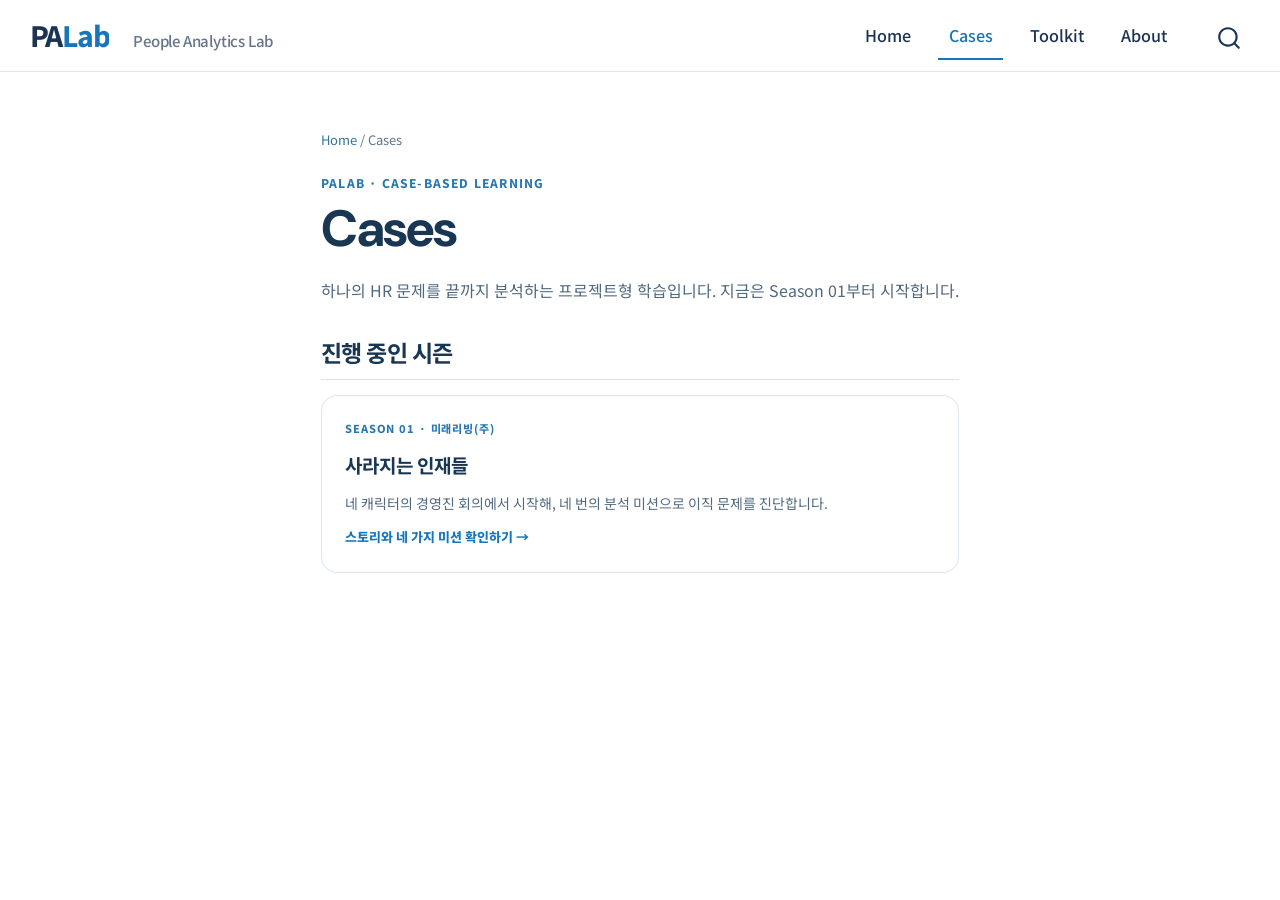
<file: docs/cases/index.html>
<!DOCTYPE html>
<html xmlns="http://www.w3.org/1999/xhtml" lang="en" xml:lang="en"><head>

<meta charset="utf-8">
<meta name="generator" content="quarto-1.11.9">

<meta name="viewport" content="width=device-width, initial-scale=1.0, user-scalable=yes">


<title>Cases – PALab</title>
<style>
/* Default styles provided by pandoc.
** See https://pandoc.org/MANUAL.html#variables-for-html for config info.
*/
span.smallcaps{font-variant: small-caps;}
div.columns{display: flex; gap: 1.5em;}
div.column{flex: auto;}
@media screen {
div.columns{gap: min(4vw, 1.5em);}
div.column{overflow-x: auto;}
}
div.hanging-indent{margin-left: 1.5em; text-indent: -1.5em;}
ul.task-list{list-style: none;}
ul.task-list li input[type="checkbox"] {
  width: 0.8em;
  margin: 0 0.8em 0.2em -1em; /* quarto-specific, see https://github.com/quarto-dev/quarto-cli/issues/4556 */ 
  vertical-align: middle;
}
</style>


<script src="../site_libs/quarto-nav/quarto-nav.js"></script>
<script src="../site_libs/quarto-nav/headroom.min.js"></script>
<script src="../site_libs/clipboard/clipboard.min.js"></script>
<script src="../site_libs/quarto-search/autocomplete.umd.js"></script>
<script src="../site_libs/quarto-search/fuse.min.js"></script>
<script src="../site_libs/quarto-search/quarto-search.js"></script>
<meta name="quarto:offset" content="../">
<script src="../site_libs/quarto-html/quarto.js" type="module"></script>
<script src="../site_libs/quarto-html/tabsets/tabsets.js" type="module"></script>
<script src="../site_libs/quarto-html/scrollable-regions/scrollable-regions.js" type="module"></script>
<script src="../site_libs/quarto-html/popper.min.js"></script>
<script src="../site_libs/quarto-html/tippy.umd.min.js"></script>
<script src="../site_libs/quarto-html/anchor.min.js"></script>
<link href="../site_libs/quarto-html/tippy.css" rel="stylesheet">
<link href="../site_libs/quarto-html/quarto-syntax-highlighting-63b5708e65d6cd79cd7618c58d0c21e7.css" rel="stylesheet" id="quarto-text-highlighting-styles">
<script src="../site_libs/bootstrap/bootstrap.min.js"></script>
<link href="../site_libs/bootstrap/bootstrap-icons.css" rel="stylesheet">
<link href="../site_libs/bootstrap/bootstrap-667997a87ac983af5cdf63b9a52e4879.min.css" rel="stylesheet" append-hash="true" id="quarto-bootstrap" data-mode="light">
<script id="quarto-search-options" type="application/json">{
  "location": "navbar",
  "copy-button": false,
  "collapse-after": 3,
  "panel-placement": "end",
  "type": "overlay",
  "limit": 50,
  "keyboard-shortcut": [
    "f",
    "/",
    "s"
  ],
  "show-item-context": false,
  "language": {
    "search-no-results-text": "No results",
    "search-matching-documents-text": "matching documents",
    "search-copy-link-title": "Copy link to search",
    "search-hide-matches-text": "Hide additional matches",
    "search-more-match-text": "more match in this document",
    "search-more-matches-text": "more matches in this document",
    "search-clear-button-title": "Clear",
    "search-text-placeholder": "",
    "search-detached-cancel-button-title": "Cancel",
    "search-submit-button-title": "Submit",
    "search-label": "Search"
  }
}</script>


<link rel="stylesheet" href="../styles/palab.css">
<link rel="stylesheet" href="../styles/palab-story.css">
</head>

<body class="nav-fixed quarto-light"><a id="quarto-skip-link" class="visually-hidden-focusable" href="#quarto-document-content">Skip to main content</a>

<div id="quarto-search-results"></div>
  <header id="quarto-header" class="headroom fixed-top">
    <nav class="navbar navbar-expand-lg " data-bs-theme="dark" aria-label="Site">
      <div class="navbar-container container-fluid">
      <div class="navbar-brand-container mx-auto">
    <a class="navbar-brand" href="../index.html">
    <span class="navbar-title">PALab</span>
    </a>
  </div>
          <button class="navbar-toggler" type="button" data-bs-toggle="collapse" data-bs-target="#navbarCollapse" aria-controls="navbarCollapse" aria-expanded="false" aria-label="Toggle navigation" onclick="if (window.quartoToggleHeadroom) { window.quartoToggleHeadroom(); }">
  <span class="navbar-toggler-icon"></span>
</button>
          <div class="collapse navbar-collapse" id="navbarCollapse">
            <ul class="navbar-nav navbar-nav-scroll me-auto">
  <li class="nav-item">
    <a class="nav-link" href="../index.html"> 
<span class="menu-text">Home</span></a>
  </li>  
  <li class="nav-item">
    <a class="nav-link active" href="../cases/index.html" aria-current="page"> 
<span class="menu-text">Cases</span></a>
  </li>  
  <li class="nav-item">
    <a class="nav-link" href="../toolkit/index.html"> 
<span class="menu-text">Toolkit</span></a>
  </li>  
  <li class="nav-item">
    <a class="nav-link" href="../about/index.html"> 
<span class="menu-text">About</span></a>
  </li>  
</ul>
          </div> <!-- /navcollapse -->
            <div class="quarto-navbar-tools">
</div>
            <div id="quarto-search" class="" title="Search"></div>
      </div> <!-- /container-fluid -->
    </nav>
</header>
<!-- content -->
<div id="quarto-content" class="quarto-container page-columns page-rows-contents page-layout-full page-navbar">
<!-- sidebar -->
<!-- margin-sidebar -->
    
<!-- main -->
<main class="content column-page" id="quarto-document-content" tabindex="-1"><header id="title-block-header" class="quarto-title-block"><h1 class="title display-7">Cases</h1></header>

<header id="title-block-header">


</header>


<div class="palab-story">
<p class="crumb"><a href="../index.html">Home</a> / Cases</p><div class="eyebrow">PALAB · CASE-BASED LEARNING</div><h1>Cases</h1><p class="intro">하나의 HR 문제를 끝까지 분석하는 프로젝트형 학습입니다. 지금은 Season 01부터 시작합니다.</p><h2 class="section-heading anchored">진행 중인 시즌</h2><a class="episode-card" href="season-01/index.html"><small>SEASON 01 · 미래리빙(주)</small><strong>사라지는 인재들</strong><p>네 캐릭터의 경영진 회의에서 시작해, 네 번의 분석 미션으로 이직 문제를 진단합니다.</p><span class="go">스토리와 네 가지 미션 확인하기 →</span></a>
</div>
<script src="../scripts/palab-learning.js" defer=""></script>



</main> <!-- /main -->
<script id="quarto-html-after-body" type="application/javascript">
  window.document.addEventListener("DOMContentLoaded", function (event) {
    const icon = "";
    const anchorJS = new window.AnchorJS();
    anchorJS.options = {
      placement: 'right',
      icon: icon
    };
    anchorJS.add('.anchored');
    const isCodeAnnotation = (el) => {
      for (const clz of el.classList) {
        if (clz.startsWith('code-annotation-')) {                     
          return true;
        }
      }
      return false;
    }
    const onCopySuccess = function(e) {
      // button target
      const button = e.trigger;
      // don't keep focus
      button.blur();
      // flash "checked"
      button.classList.add('code-copy-button-checked');
      var currentTitle = button.getAttribute("title");
      button.setAttribute("title", "Copied!");
      let tooltip;
      if (window.bootstrap) {
        button.setAttribute("data-bs-toggle", "tooltip");
        button.setAttribute("data-bs-placement", "left");
        button.setAttribute("data-bs-title", "Copied!");
        tooltip = new bootstrap.Tooltip(button, 
          { trigger: "manual", 
            customClass: "code-copy-button-tooltip",
            offset: [0, -8]});
        tooltip.show();    
      }
      setTimeout(function() {
        if (tooltip) {
          tooltip.hide();
          button.removeAttribute("data-bs-title");
          button.removeAttribute("data-bs-toggle");
          button.removeAttribute("data-bs-placement");
        }
        button.setAttribute("title", currentTitle);
        button.classList.remove('code-copy-button-checked');
      }, 1000);
      // clear code selection
      e.clearSelection();
    }
    const getTextToCopy = function(trigger) {
      const outerScaffold = trigger.parentElement.cloneNode(true);
      const codeEl = outerScaffold.querySelector('code');
      for (const childEl of codeEl.children) {
        if (isCodeAnnotation(childEl)) {
          childEl.remove();
        }
      }
      return codeEl.innerText;
    }
    const clipboard = new window.ClipboardJS('.code-copy-button:not([data-in-quarto-modal])', {
      text: getTextToCopy
    });
    clipboard.on('success', onCopySuccess);
    if (window.document.getElementById('quarto-embedded-source-code-modal')) {
      const clipboardModal = new window.ClipboardJS('.code-copy-button[data-in-quarto-modal]', {
        text: getTextToCopy,
        container: window.document.getElementById('quarto-embedded-source-code-modal')
      });
      clipboardModal.on('success', onCopySuccess);
    }
      var localhostRegex = new RegExp(/^(?:http|https):\/\/localhost\:?[0-9]*\//);
      var mailtoRegex = new RegExp(/^mailto:/);
        var filterRegex = new RegExp('/' + window.location.host + '/');
      var isInternal = (href) => {
          return filterRegex.test(href) || localhostRegex.test(href) || mailtoRegex.test(href);
      }
      // Inspect non-navigation links and adorn them if external
      window.quartoDecorateExternalLinks = function (root) {
     var links = (root || window.document).querySelectorAll('a[href]:not(.nav-link):not(.navbar-brand):not(.toc-action):not(.sidebar-link):not(.sidebar-item-toggle):not(.pagination-link):not(.no-external):not([aria-hidden]):not(.dropdown-item):not(.quarto-navigation-tool):not(.about-link)');
      for (var i=0; i<links.length; i++) {
        const link = links[i];
        if (!isInternal(link.href)) {
          // undo the damage that might have been done by quarto-nav.js in the case of
          // links that we want to consider external
          if (link.dataset.originalHref !== undefined) {
            link.href = link.dataset.originalHref;
          }
          if (!link.classList.contains('no-external-icon')) {
          }
        }
      }
      };
      window.quartoDecorateExternalLinks(window.document);
    // Esc closes the popup (WCAG 1.4.13) and focus leaving both trigger and
    // popup closes it (WCAG 2.4.11); tippy handles neither for interactive popups.
    const hideOnEscAndFocusOut = {
      name: 'hideOnEscAndFocusOut',
      defaultValue: true,
      fn(instance) {
        const dismiss = () => {
          // A show scheduled by the trigger delay would otherwise reopen it
          instance.clearDelayTimeouts();
          instance.hide();
        };
        const onKeyDown = (event) => {
          if (event.key !== 'Escape') {
            return;
          }
          // Keep Esc from also reaching page handlers (e.g. reveal.js overview),
          // except an open reveal.js slide menu, which Esc should close too.
          // The menu handles keys only when its keyboard option is on.
          const menuHandlesEsc = window.Reveal?.getPlugin?.('menu')?.isOpen() &&
            window.Reveal.getConfig().menu?.keyboard !== false;
          if (!menuHandlesEsc) {
            event.stopPropagation();
          }
          if (instance.popper.contains(window.document.activeElement)) {
            // Disabled while refocusing so the focus trigger does not reopen it
            instance.disable();
            instance.reference.focus();
            instance.enable();
          }
          dismiss();
        };
        const onFocusOut = (event) => {
          const target = event.relatedTarget;
          if (target && !instance.reference.contains(target) &&
              !instance.popper.contains(target)) {
            dismiss();
          }
        };
        // On the trigger too: a click trigger (code-annotations: select) has no
        // blur handling. Attached for the instance's lifetime so leaving the
        // trigger also cancels a show still pending on the trigger delay.
        instance.reference.addEventListener('focusout', onFocusOut);
        return {
          onShow() {
            window.document.addEventListener('keydown', onKeyDown, true);
            instance.popper.addEventListener('focusout', onFocusOut);
          },
          onHide() {
            window.document.removeEventListener('keydown', onKeyDown, true);
            instance.popper.removeEventListener('focusout', onFocusOut);
          },
          onDestroy() {
            instance.reference.removeEventListener('focusout', onFocusOut);
          },
        };
      },
    };
    function tippyHover(el, contentFn, onTriggerFn, onUntriggerFn) {
      const config = {
        allowHTML: true,
        maxWidth: 500,
        delay: 100,
        arrow: false,
        appendTo: function(el) {
            return el.parentElement;
        },
        interactive: true,
        interactiveBorder: 10,
        theme: 'quarto',
        placement: 'bottom-start',
        plugins: [hideOnEscAndFocusOut],
      };
      if (contentFn) {
        config.content = contentFn;
      }
      if (onTriggerFn) {
        config.onTrigger = onTriggerFn;
      }
      if (onUntriggerFn) {
        config.onUntrigger = onUntriggerFn;
      }
      window.tippy(el, config); 
    }
    const noterefs = window.document.querySelectorAll('a[role="doc-noteref"]');
    for (var i=0; i<noterefs.length; i++) {
      const ref = noterefs[i];
      tippyHover(ref, function() {
        // use id or data attribute instead here
        let href = ref.getAttribute('data-footnote-href') || ref.getAttribute('href');
        try { href = new URL(href).hash; } catch {}
        const id = href.replace(/^#\/?/, "");
        const note = window.document.getElementById(id);
        if (note) {
          return note.innerHTML;
        } else {
          return "";
        }
      });
    }
    const xrefs = window.document.querySelectorAll('a.quarto-xref');
    const processXRef = (id, note) => {
      // Strip column container classes
      const stripColumnClz = (el) => {
        el.classList.remove("page-full", "page-columns");
        if (el.children) {
          for (const child of el.children) {
            stripColumnClz(child);
          }
        }
      }
      stripColumnClz(note)
      if (id === null || id.startsWith('sec-')) {
        // Special case sections, only their first couple elements
        const container = document.createElement("div");
        if (note.children && note.children.length > 2) {
          container.appendChild(note.children[0].cloneNode(true));
          for (let i = 1; i < note.children.length; i++) {
            const child = note.children[i];
            if (child.tagName === "P" && child.innerText === "") {
              continue;
            } else {
              container.appendChild(child.cloneNode(true));
              break;
            }
          }
          if (window.Quarto?.typesetMath) {
            window.Quarto.typesetMath(container);
          }
          return container.innerHTML
        } else {
          if (window.Quarto?.typesetMath) {
            window.Quarto.typesetMath(note);
          }
          return note.innerHTML;
        }
      } else {
        // Remove any anchor links if they are present
        const anchorLink = note.querySelector('a.anchorjs-link');
        if (anchorLink) {
          anchorLink.remove();
        }
        if (window.Quarto?.typesetMath) {
          window.Quarto.typesetMath(note);
        }
        if (note.classList.contains("callout")) {
          return note.outerHTML;
        } else {
          return note.innerHTML;
        }
      }
    }
    for (var i=0; i<xrefs.length; i++) {
      const xref = xrefs[i];
      tippyHover(xref, undefined, function(instance) {
        instance.disable();
        let url = xref.getAttribute('href');
        let hash = undefined; 
        if (url.startsWith('#')) {
          hash = url;
        } else {
          try { hash = new URL(url).hash; } catch {}
        }
        if (hash) {
          const id = hash.replace(/^#\/?/, "");
          const note = window.document.getElementById(id);
          if (note !== null) {
            try {
              const html = processXRef(id, note.cloneNode(true));
              instance.setContent(html);
            } finally {
              instance.enable();
              instance.show();
            }
          } else {
            // See if we can fetch this
            fetch(url.split('#')[0])
            .then(res => res.text())
            .then(html => {
              const parser = new DOMParser();
              const htmlDoc = parser.parseFromString(html, "text/html");
              const note = htmlDoc.getElementById(id);
              if (note !== null) {
                const html = processXRef(id, note);
                instance.setContent(html);
              } 
            }).finally(() => {
              instance.enable();
              instance.show();
            });
          }
        } else {
          // See if we can fetch a full url (with no hash to target)
          // This is a special case and we should probably do some content thinning / targeting
          fetch(url)
          .then(res => res.text())
          .then(html => {
            const parser = new DOMParser();
            const htmlDoc = parser.parseFromString(html, "text/html");
            const note = htmlDoc.querySelector('main.content');
            if (note !== null) {
              // This should only happen for chapter cross references
              // (since there is no id in the URL)
              // remove the first header
              if (note.children.length > 0 && note.children[0].tagName === "HEADER") {
                note.children[0].remove();
              }
              const html = processXRef(null, note);
              instance.setContent(html);
            } 
          }).finally(() => {
            instance.enable();
            instance.show();
          });
        }
      }, function(instance) {
      });
    }
        let selectedAnnoteEl;
        const selectorForAnnotation = ( cell, annotation) => {
          let cellAttr = 'data-code-cell="' + cell + '"';
          let lineAttr = 'data-code-annotation="' +  annotation + '"';
          const selector = 'span[' + cellAttr + '][' + lineAttr + ']';
          return selector;
        }
        const selectCodeLines = (annoteEl) => {
          const doc = window.document;
          const targetCell = annoteEl.getAttribute("data-target-cell");
          const targetAnnotation = annoteEl.getAttribute("data-target-annotation");
          const annoteSpan = window.document.querySelector(selectorForAnnotation(targetCell, targetAnnotation));
          const lines = annoteSpan.getAttribute("data-code-lines").split(",");
          const lineIds = lines.map((line) => {
            return targetCell + "-" + line;
          })
          // Each band is positioned against its own containing block, which is
          // not the offsetParent of the lines, so place it from client rects.
          const placeBand = (band, firstEl, lastEl, codeBlock) => {
            const container = band.offsetParent;
            if (container === null) {
              return;
            }
            const containerRect = container.getBoundingClientRect();
            // Reveal.js scales slides with a transform, so convert client
            // pixels back to the CSS pixels of the container.
            const scale = containerRect.height / container.offsetHeight || 1;
            const firstRect = firstEl.getBoundingClientRect();
            const lastRect = lastEl.getBoundingClientRect();
            const top = (firstRect.top - containerRect.top) / scale - container.clientTop + container.scrollTop;
            const height = (lastRect.bottom - firstRect.top) / scale;
            band.style.top = top - 2 + "px";
            band.style.height = height + 4 + "px";
            if (codeBlock) {
              // Without the copy button wrapper, the containing block is wider
              // than the code block, so span the code block explicitly.
              const blockRect = codeBlock.getBoundingClientRect();
              band.style.left = (blockRect.left - containerRect.left) / scale - container.clientLeft + container.scrollLeft + "px";
              band.style.width = blockRect.width / scale + "px";
            }
          };
          if (lineIds.length > 0) {
            const el = window.document.getElementById(lineIds[0]);
            const lastEl = window.document.getElementById(lineIds[lineIds.length - 1]);
            const parent = el.parentElement.parentElement;
            // cook up a div (if necessary) and position it
            let div = window.document.getElementById("code-annotation-line-highlight");
            if (div === null) {
              div = window.document.createElement("div");
              div.setAttribute("id", "code-annotation-line-highlight");
              div.style.position = 'absolute';
              parent.appendChild(div);
            }
            placeBand(div, el, lastEl, parent.closest("div.sourceCode") || parent);
            let gutterDiv = window.document.getElementById("code-annotation-line-highlight-gutter");
            if (gutterDiv === null) {
              gutterDiv = window.document.createElement("div");
              gutterDiv.setAttribute("id", "code-annotation-line-highlight-gutter");
              gutterDiv.style.position = 'absolute';
              const codeCell = window.document.getElementById(targetCell);
              const gutter = codeCell.querySelector('.code-annotation-gutter');
              gutter.appendChild(gutterDiv);
            }
            placeBand(gutterDiv, el, lastEl);
            selectedAnnoteEl = annoteEl;
          }
        };
        const unselectCodeLines = () => {
          const elementsIds = ["code-annotation-line-highlight", "code-annotation-line-highlight-gutter"];
          elementsIds.forEach((elId) => {
            const div = window.document.getElementById(elId);
            if (div) {
              div.remove();
            }
          });
          selectedAnnoteEl = undefined;
        };
          // Handle positioning of the toggle
      window.addEventListener(
        "resize",
        throttle(() => {
          elRect = undefined;
          if (selectedAnnoteEl) {
            selectCodeLines(selectedAnnoteEl);
          }
        }, 10)
      );
      function throttle(fn, ms) {
      let throttle = false;
      let timer;
        return (...args) => {
          if(!throttle) { // first call gets through
              fn.apply(this, args);
              throttle = true;
          } else { // all the others get throttled
              if(timer) clearTimeout(timer); // cancel #2
              timer = setTimeout(() => {
                fn.apply(this, args);
                timer = throttle = false;
              }, ms);
          }
        };
      }
        // Attach click handler to the DT
        const annoteDls = window.document.querySelectorAll('dt[data-target-cell]');
        for (const annoteDlNode of annoteDls) {
          annoteDlNode.addEventListener('click', (event) => {
            const clickedEl = event.target;
            if (clickedEl !== selectedAnnoteEl) {
              unselectCodeLines();
              const activeEl = window.document.querySelector('dt[data-target-cell].code-annotation-active');
              if (activeEl) {
                activeEl.classList.remove('code-annotation-active');
              }
              selectCodeLines(clickedEl);
              clickedEl.classList.add('code-annotation-active');
            } else {
              // Unselect the line
              unselectCodeLines();
              clickedEl.classList.remove('code-annotation-active');
            }
          });
        }
    const findCites = (el) => {
      const parentEl = el.parentElement;
      if (parentEl) {
        const cites = parentEl.dataset.cites;
        if (cites) {
          return {
            el,
            cites: cites.split(' ')
          };
        } else {
          return findCites(el.parentElement)
        }
      } else {
        return undefined;
      }
    };
    var bibliorefs = window.document.querySelectorAll('a[role="doc-biblioref"]');
    for (var i=0; i<bibliorefs.length; i++) {
      const ref = bibliorefs[i];
      const citeInfo = findCites(ref);
      if (citeInfo) {
        tippyHover(citeInfo.el, function() {
          var popup = window.document.createElement('div');
          citeInfo.cites.forEach(function(cite) {
            var citeDiv = window.document.createElement('div');
            citeDiv.classList.add('hanging-indent');
            citeDiv.classList.add('csl-entry');
            var biblioDiv = window.document.getElementById('ref-' + cite);
            if (biblioDiv) {
              citeDiv.innerHTML = biblioDiv.innerHTML;
            }
            popup.appendChild(citeDiv);
          });
          return popup.innerHTML;
        });
      }
    }
  });
  </script>
  <script type="application/javascript">
  window.quartoScrollableRegionsLabels = {"code":"Scrollable code","output":"Scrollable output"};
  </script>
</div> <!-- /content -->




</body></html>
</file>
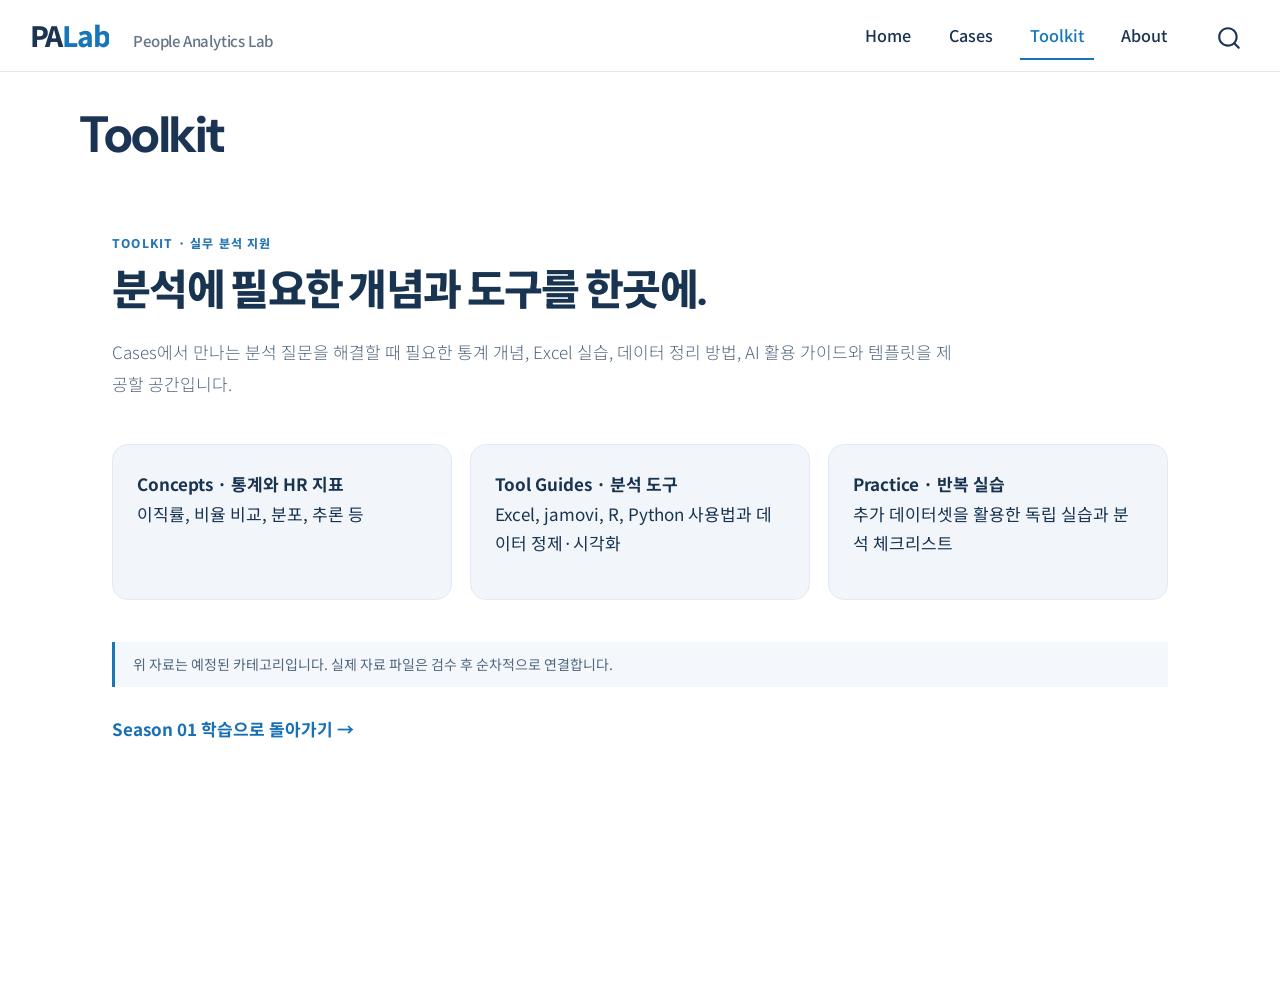
<file: docs/toolkit/index.html>
<!DOCTYPE html>
<html xmlns="http://www.w3.org/1999/xhtml" lang="en" xml:lang="en"><head>

<meta charset="utf-8">
<meta name="generator" content="quarto-1.11.9">

<meta name="viewport" content="width=device-width, initial-scale=1.0, user-scalable=yes">


<title>Toolkit – PALab</title>
<style>
/* Default styles provided by pandoc.
** See https://pandoc.org/MANUAL.html#variables-for-html for config info.
*/
span.smallcaps{font-variant: small-caps;}
div.columns{display: flex; gap: 1.5em;}
div.column{flex: auto;}
@media screen {
div.columns{gap: min(4vw, 1.5em);}
div.column{overflow-x: auto;}
}
div.hanging-indent{margin-left: 1.5em; text-indent: -1.5em;}
ul.task-list{list-style: none;}
ul.task-list li input[type="checkbox"] {
  width: 0.8em;
  margin: 0 0.8em 0.2em -1em; /* quarto-specific, see https://github.com/quarto-dev/quarto-cli/issues/4556 */ 
  vertical-align: middle;
}
</style>


<script src="../site_libs/quarto-nav/quarto-nav.js"></script>
<script src="../site_libs/quarto-nav/headroom.min.js"></script>
<script src="../site_libs/clipboard/clipboard.min.js"></script>
<script src="../site_libs/quarto-search/autocomplete.umd.js"></script>
<script src="../site_libs/quarto-search/fuse.min.js"></script>
<script src="../site_libs/quarto-search/quarto-search.js"></script>
<meta name="quarto:offset" content="../">
<script src="../site_libs/quarto-html/quarto.js" type="module"></script>
<script src="../site_libs/quarto-html/tabsets/tabsets.js" type="module"></script>
<script src="../site_libs/quarto-html/scrollable-regions/scrollable-regions.js" type="module"></script>
<script src="../site_libs/quarto-html/popper.min.js"></script>
<script src="../site_libs/quarto-html/tippy.umd.min.js"></script>
<script src="../site_libs/quarto-html/anchor.min.js"></script>
<link href="../site_libs/quarto-html/tippy.css" rel="stylesheet">
<link href="../site_libs/quarto-html/quarto-syntax-highlighting-63b5708e65d6cd79cd7618c58d0c21e7.css" rel="stylesheet" id="quarto-text-highlighting-styles">
<script src="../site_libs/bootstrap/bootstrap.min.js"></script>
<link href="../site_libs/bootstrap/bootstrap-icons.css" rel="stylesheet">
<link href="../site_libs/bootstrap/bootstrap-667997a87ac983af5cdf63b9a52e4879.min.css" rel="stylesheet" append-hash="true" id="quarto-bootstrap" data-mode="light">
<script id="quarto-search-options" type="application/json">{
  "location": "navbar",
  "copy-button": false,
  "collapse-after": 3,
  "panel-placement": "end",
  "type": "overlay",
  "limit": 50,
  "keyboard-shortcut": [
    "f",
    "/",
    "s"
  ],
  "show-item-context": false,
  "language": {
    "search-no-results-text": "No results",
    "search-matching-documents-text": "matching documents",
    "search-copy-link-title": "Copy link to search",
    "search-hide-matches-text": "Hide additional matches",
    "search-more-match-text": "more match in this document",
    "search-more-matches-text": "more matches in this document",
    "search-clear-button-title": "Clear",
    "search-text-placeholder": "",
    "search-detached-cancel-button-title": "Cancel",
    "search-submit-button-title": "Submit",
    "search-label": "Search"
  }
}</script>


<link rel="stylesheet" href="../styles/palab.css">
<link rel="stylesheet" href="../styles/palab-pages.css">
</head>

<body class="nav-fixed quarto-light"><a id="quarto-skip-link" class="visually-hidden-focusable" href="#quarto-document-content">Skip to main content</a>

<div id="quarto-search-results"></div>
  <header id="quarto-header" class="headroom fixed-top">
    <nav class="navbar navbar-expand-lg " data-bs-theme="dark" aria-label="Site">
      <div class="navbar-container container-fluid">
      <div class="navbar-brand-container mx-auto">
    <a class="navbar-brand" href="../index.html">
    <span class="navbar-title">PALab</span>
    </a>
  </div>
          <button class="navbar-toggler" type="button" data-bs-toggle="collapse" data-bs-target="#navbarCollapse" aria-controls="navbarCollapse" aria-expanded="false" aria-label="Toggle navigation" onclick="if (window.quartoToggleHeadroom) { window.quartoToggleHeadroom(); }">
  <span class="navbar-toggler-icon"></span>
</button>
          <div class="collapse navbar-collapse" id="navbarCollapse">
            <ul class="navbar-nav navbar-nav-scroll me-auto">
  <li class="nav-item">
    <a class="nav-link" href="../index.html"> 
<span class="menu-text">Home</span></a>
  </li>  
  <li class="nav-item">
    <a class="nav-link" href="../cases/index.html"> 
<span class="menu-text">Cases</span></a>
  </li>  
  <li class="nav-item">
    <a class="nav-link active" href="../toolkit/index.html" aria-current="page"> 
<span class="menu-text">Toolkit</span></a>
  </li>  
  <li class="nav-item">
    <a class="nav-link" href="../about/index.html"> 
<span class="menu-text">About</span></a>
  </li>  
</ul>
          </div> <!-- /navcollapse -->
            <div class="quarto-navbar-tools">
</div>
            <div id="quarto-search" class="" title="Search"></div>
      </div> <!-- /container-fluid -->
    </nav>
</header>
<!-- content -->
<div id="quarto-content" class="quarto-container page-columns page-rows-contents page-layout-full page-navbar">
<!-- sidebar -->
<!-- margin-sidebar -->
    
<!-- main -->
<main class="content column-page" id="quarto-document-content" tabindex="-1"><header id="title-block-header" class="quarto-title-block"><h1 class="title display-7">Toolkit</h1></header>

<header id="title-block-header">


</header>


<div class="palab-page">

<p class="eyebrow">Toolkit · 실무 분석 지원</p><h1>분석에 필요한 개념과 도구를 한곳에.</h1>
<p class="lead">Cases에서 만나는 분석 질문을 해결할 때 필요한 통계 개념, Excel 실습, 데이터 정리 방법, AI 활용 가이드와 템플릿을 제공할 공간입니다.</p>
<div class="card-grid">
<div class="panel"><strong>Concepts · 통계와 HR 지표</strong><p>이직률, 비율 비교, 분포, 추론 등</p></div>
<div class="panel"><strong>Tool Guides · 분석 도구</strong><p>Excel, jamovi, R, Python 사용법과 데이터 정제·시각화</p></div>
<div class="panel"><strong>Practice · 반복 실습</strong><p>추가 데이터셋을 활용한 독립 실습과 분석 체크리스트</p></div>
</div>
<p class="note">위 자료는 예정된 카테고리입니다. 실제 자료 파일은 검수 후 순차적으로 연결합니다.</p>
<a class="secondary-link" href="../cases/season-01/index.html">Season 01 학습으로 돌아가기 →</a>

</div>



</main> <!-- /main -->
<script id="quarto-html-after-body" type="application/javascript">
  window.document.addEventListener("DOMContentLoaded", function (event) {
    const icon = "";
    const anchorJS = new window.AnchorJS();
    anchorJS.options = {
      placement: 'right',
      icon: icon
    };
    anchorJS.add('.anchored');
    const isCodeAnnotation = (el) => {
      for (const clz of el.classList) {
        if (clz.startsWith('code-annotation-')) {                     
          return true;
        }
      }
      return false;
    }
    const onCopySuccess = function(e) {
      // button target
      const button = e.trigger;
      // don't keep focus
      button.blur();
      // flash "checked"
      button.classList.add('code-copy-button-checked');
      var currentTitle = button.getAttribute("title");
      button.setAttribute("title", "Copied!");
      let tooltip;
      if (window.bootstrap) {
        button.setAttribute("data-bs-toggle", "tooltip");
        button.setAttribute("data-bs-placement", "left");
        button.setAttribute("data-bs-title", "Copied!");
        tooltip = new bootstrap.Tooltip(button, 
          { trigger: "manual", 
            customClass: "code-copy-button-tooltip",
            offset: [0, -8]});
        tooltip.show();    
      }
      setTimeout(function() {
        if (tooltip) {
          tooltip.hide();
          button.removeAttribute("data-bs-title");
          button.removeAttribute("data-bs-toggle");
          button.removeAttribute("data-bs-placement");
        }
        button.setAttribute("title", currentTitle);
        button.classList.remove('code-copy-button-checked');
      }, 1000);
      // clear code selection
      e.clearSelection();
    }
    const getTextToCopy = function(trigger) {
      const outerScaffold = trigger.parentElement.cloneNode(true);
      const codeEl = outerScaffold.querySelector('code');
      for (const childEl of codeEl.children) {
        if (isCodeAnnotation(childEl)) {
          childEl.remove();
        }
      }
      return codeEl.innerText;
    }
    const clipboard = new window.ClipboardJS('.code-copy-button:not([data-in-quarto-modal])', {
      text: getTextToCopy
    });
    clipboard.on('success', onCopySuccess);
    if (window.document.getElementById('quarto-embedded-source-code-modal')) {
      const clipboardModal = new window.ClipboardJS('.code-copy-button[data-in-quarto-modal]', {
        text: getTextToCopy,
        container: window.document.getElementById('quarto-embedded-source-code-modal')
      });
      clipboardModal.on('success', onCopySuccess);
    }
      var localhostRegex = new RegExp(/^(?:http|https):\/\/localhost\:?[0-9]*\//);
      var mailtoRegex = new RegExp(/^mailto:/);
        var filterRegex = new RegExp('/' + window.location.host + '/');
      var isInternal = (href) => {
          return filterRegex.test(href) || localhostRegex.test(href) || mailtoRegex.test(href);
      }
      // Inspect non-navigation links and adorn them if external
      window.quartoDecorateExternalLinks = function (root) {
     var links = (root || window.document).querySelectorAll('a[href]:not(.nav-link):not(.navbar-brand):not(.toc-action):not(.sidebar-link):not(.sidebar-item-toggle):not(.pagination-link):not(.no-external):not([aria-hidden]):not(.dropdown-item):not(.quarto-navigation-tool):not(.about-link)');
      for (var i=0; i<links.length; i++) {
        const link = links[i];
        if (!isInternal(link.href)) {
          // undo the damage that might have been done by quarto-nav.js in the case of
          // links that we want to consider external
          if (link.dataset.originalHref !== undefined) {
            link.href = link.dataset.originalHref;
          }
          if (!link.classList.contains('no-external-icon')) {
          }
        }
      }
      };
      window.quartoDecorateExternalLinks(window.document);
    // Esc closes the popup (WCAG 1.4.13) and focus leaving both trigger and
    // popup closes it (WCAG 2.4.11); tippy handles neither for interactive popups.
    const hideOnEscAndFocusOut = {
      name: 'hideOnEscAndFocusOut',
      defaultValue: true,
      fn(instance) {
        const dismiss = () => {
          // A show scheduled by the trigger delay would otherwise reopen it
          instance.clearDelayTimeouts();
          instance.hide();
        };
        const onKeyDown = (event) => {
          if (event.key !== 'Escape') {
            return;
          }
          // Keep Esc from also reaching page handlers (e.g. reveal.js overview),
          // except an open reveal.js slide menu, which Esc should close too.
          // The menu handles keys only when its keyboard option is on.
          const menuHandlesEsc = window.Reveal?.getPlugin?.('menu')?.isOpen() &&
            window.Reveal.getConfig().menu?.keyboard !== false;
          if (!menuHandlesEsc) {
            event.stopPropagation();
          }
          if (instance.popper.contains(window.document.activeElement)) {
            // Disabled while refocusing so the focus trigger does not reopen it
            instance.disable();
            instance.reference.focus();
            instance.enable();
          }
          dismiss();
        };
        const onFocusOut = (event) => {
          const target = event.relatedTarget;
          if (target && !instance.reference.contains(target) &&
              !instance.popper.contains(target)) {
            dismiss();
          }
        };
        // On the trigger too: a click trigger (code-annotations: select) has no
        // blur handling. Attached for the instance's lifetime so leaving the
        // trigger also cancels a show still pending on the trigger delay.
        instance.reference.addEventListener('focusout', onFocusOut);
        return {
          onShow() {
            window.document.addEventListener('keydown', onKeyDown, true);
            instance.popper.addEventListener('focusout', onFocusOut);
          },
          onHide() {
            window.document.removeEventListener('keydown', onKeyDown, true);
            instance.popper.removeEventListener('focusout', onFocusOut);
          },
          onDestroy() {
            instance.reference.removeEventListener('focusout', onFocusOut);
          },
        };
      },
    };
    function tippyHover(el, contentFn, onTriggerFn, onUntriggerFn) {
      const config = {
        allowHTML: true,
        maxWidth: 500,
        delay: 100,
        arrow: false,
        appendTo: function(el) {
            return el.parentElement;
        },
        interactive: true,
        interactiveBorder: 10,
        theme: 'quarto',
        placement: 'bottom-start',
        plugins: [hideOnEscAndFocusOut],
      };
      if (contentFn) {
        config.content = contentFn;
      }
      if (onTriggerFn) {
        config.onTrigger = onTriggerFn;
      }
      if (onUntriggerFn) {
        config.onUntrigger = onUntriggerFn;
      }
      window.tippy(el, config); 
    }
    const noterefs = window.document.querySelectorAll('a[role="doc-noteref"]');
    for (var i=0; i<noterefs.length; i++) {
      const ref = noterefs[i];
      tippyHover(ref, function() {
        // use id or data attribute instead here
        let href = ref.getAttribute('data-footnote-href') || ref.getAttribute('href');
        try { href = new URL(href).hash; } catch {}
        const id = href.replace(/^#\/?/, "");
        const note = window.document.getElementById(id);
        if (note) {
          return note.innerHTML;
        } else {
          return "";
        }
      });
    }
    const xrefs = window.document.querySelectorAll('a.quarto-xref');
    const processXRef = (id, note) => {
      // Strip column container classes
      const stripColumnClz = (el) => {
        el.classList.remove("page-full", "page-columns");
        if (el.children) {
          for (const child of el.children) {
            stripColumnClz(child);
          }
        }
      }
      stripColumnClz(note)
      if (id === null || id.startsWith('sec-')) {
        // Special case sections, only their first couple elements
        const container = document.createElement("div");
        if (note.children && note.children.length > 2) {
          container.appendChild(note.children[0].cloneNode(true));
          for (let i = 1; i < note.children.length; i++) {
            const child = note.children[i];
            if (child.tagName === "P" && child.innerText === "") {
              continue;
            } else {
              container.appendChild(child.cloneNode(true));
              break;
            }
          }
          if (window.Quarto?.typesetMath) {
            window.Quarto.typesetMath(container);
          }
          return container.innerHTML
        } else {
          if (window.Quarto?.typesetMath) {
            window.Quarto.typesetMath(note);
          }
          return note.innerHTML;
        }
      } else {
        // Remove any anchor links if they are present
        const anchorLink = note.querySelector('a.anchorjs-link');
        if (anchorLink) {
          anchorLink.remove();
        }
        if (window.Quarto?.typesetMath) {
          window.Quarto.typesetMath(note);
        }
        if (note.classList.contains("callout")) {
          return note.outerHTML;
        } else {
          return note.innerHTML;
        }
      }
    }
    for (var i=0; i<xrefs.length; i++) {
      const xref = xrefs[i];
      tippyHover(xref, undefined, function(instance) {
        instance.disable();
        let url = xref.getAttribute('href');
        let hash = undefined; 
        if (url.startsWith('#')) {
          hash = url;
        } else {
          try { hash = new URL(url).hash; } catch {}
        }
        if (hash) {
          const id = hash.replace(/^#\/?/, "");
          const note = window.document.getElementById(id);
          if (note !== null) {
            try {
              const html = processXRef(id, note.cloneNode(true));
              instance.setContent(html);
            } finally {
              instance.enable();
              instance.show();
            }
          } else {
            // See if we can fetch this
            fetch(url.split('#')[0])
            .then(res => res.text())
            .then(html => {
              const parser = new DOMParser();
              const htmlDoc = parser.parseFromString(html, "text/html");
              const note = htmlDoc.getElementById(id);
              if (note !== null) {
                const html = processXRef(id, note);
                instance.setContent(html);
              } 
            }).finally(() => {
              instance.enable();
              instance.show();
            });
          }
        } else {
          // See if we can fetch a full url (with no hash to target)
          // This is a special case and we should probably do some content thinning / targeting
          fetch(url)
          .then(res => res.text())
          .then(html => {
            const parser = new DOMParser();
            const htmlDoc = parser.parseFromString(html, "text/html");
            const note = htmlDoc.querySelector('main.content');
            if (note !== null) {
              // This should only happen for chapter cross references
              // (since there is no id in the URL)
              // remove the first header
              if (note.children.length > 0 && note.children[0].tagName === "HEADER") {
                note.children[0].remove();
              }
              const html = processXRef(null, note);
              instance.setContent(html);
            } 
          }).finally(() => {
            instance.enable();
            instance.show();
          });
        }
      }, function(instance) {
      });
    }
        let selectedAnnoteEl;
        const selectorForAnnotation = ( cell, annotation) => {
          let cellAttr = 'data-code-cell="' + cell + '"';
          let lineAttr = 'data-code-annotation="' +  annotation + '"';
          const selector = 'span[' + cellAttr + '][' + lineAttr + ']';
          return selector;
        }
        const selectCodeLines = (annoteEl) => {
          const doc = window.document;
          const targetCell = annoteEl.getAttribute("data-target-cell");
          const targetAnnotation = annoteEl.getAttribute("data-target-annotation");
          const annoteSpan = window.document.querySelector(selectorForAnnotation(targetCell, targetAnnotation));
          const lines = annoteSpan.getAttribute("data-code-lines").split(",");
          const lineIds = lines.map((line) => {
            return targetCell + "-" + line;
          })
          // Each band is positioned against its own containing block, which is
          // not the offsetParent of the lines, so place it from client rects.
          const placeBand = (band, firstEl, lastEl, codeBlock) => {
            const container = band.offsetParent;
            if (container === null) {
              return;
            }
            const containerRect = container.getBoundingClientRect();
            // Reveal.js scales slides with a transform, so convert client
            // pixels back to the CSS pixels of the container.
            const scale = containerRect.height / container.offsetHeight || 1;
            const firstRect = firstEl.getBoundingClientRect();
            const lastRect = lastEl.getBoundingClientRect();
            const top = (firstRect.top - containerRect.top) / scale - container.clientTop + container.scrollTop;
            const height = (lastRect.bottom - firstRect.top) / scale;
            band.style.top = top - 2 + "px";
            band.style.height = height + 4 + "px";
            if (codeBlock) {
              // Without the copy button wrapper, the containing block is wider
              // than the code block, so span the code block explicitly.
              const blockRect = codeBlock.getBoundingClientRect();
              band.style.left = (blockRect.left - containerRect.left) / scale - container.clientLeft + container.scrollLeft + "px";
              band.style.width = blockRect.width / scale + "px";
            }
          };
          if (lineIds.length > 0) {
            const el = window.document.getElementById(lineIds[0]);
            const lastEl = window.document.getElementById(lineIds[lineIds.length - 1]);
            const parent = el.parentElement.parentElement;
            // cook up a div (if necessary) and position it
            let div = window.document.getElementById("code-annotation-line-highlight");
            if (div === null) {
              div = window.document.createElement("div");
              div.setAttribute("id", "code-annotation-line-highlight");
              div.style.position = 'absolute';
              parent.appendChild(div);
            }
            placeBand(div, el, lastEl, parent.closest("div.sourceCode") || parent);
            let gutterDiv = window.document.getElementById("code-annotation-line-highlight-gutter");
            if (gutterDiv === null) {
              gutterDiv = window.document.createElement("div");
              gutterDiv.setAttribute("id", "code-annotation-line-highlight-gutter");
              gutterDiv.style.position = 'absolute';
              const codeCell = window.document.getElementById(targetCell);
              const gutter = codeCell.querySelector('.code-annotation-gutter');
              gutter.appendChild(gutterDiv);
            }
            placeBand(gutterDiv, el, lastEl);
            selectedAnnoteEl = annoteEl;
          }
        };
        const unselectCodeLines = () => {
          const elementsIds = ["code-annotation-line-highlight", "code-annotation-line-highlight-gutter"];
          elementsIds.forEach((elId) => {
            const div = window.document.getElementById(elId);
            if (div) {
              div.remove();
            }
          });
          selectedAnnoteEl = undefined;
        };
          // Handle positioning of the toggle
      window.addEventListener(
        "resize",
        throttle(() => {
          elRect = undefined;
          if (selectedAnnoteEl) {
            selectCodeLines(selectedAnnoteEl);
          }
        }, 10)
      );
      function throttle(fn, ms) {
      let throttle = false;
      let timer;
        return (...args) => {
          if(!throttle) { // first call gets through
              fn.apply(this, args);
              throttle = true;
          } else { // all the others get throttled
              if(timer) clearTimeout(timer); // cancel #2
              timer = setTimeout(() => {
                fn.apply(this, args);
                timer = throttle = false;
              }, ms);
          }
        };
      }
        // Attach click handler to the DT
        const annoteDls = window.document.querySelectorAll('dt[data-target-cell]');
        for (const annoteDlNode of annoteDls) {
          annoteDlNode.addEventListener('click', (event) => {
            const clickedEl = event.target;
            if (clickedEl !== selectedAnnoteEl) {
              unselectCodeLines();
              const activeEl = window.document.querySelector('dt[data-target-cell].code-annotation-active');
              if (activeEl) {
                activeEl.classList.remove('code-annotation-active');
              }
              selectCodeLines(clickedEl);
              clickedEl.classList.add('code-annotation-active');
            } else {
              // Unselect the line
              unselectCodeLines();
              clickedEl.classList.remove('code-annotation-active');
            }
          });
        }
    const findCites = (el) => {
      const parentEl = el.parentElement;
      if (parentEl) {
        const cites = parentEl.dataset.cites;
        if (cites) {
          return {
            el,
            cites: cites.split(' ')
          };
        } else {
          return findCites(el.parentElement)
        }
      } else {
        return undefined;
      }
    };
    var bibliorefs = window.document.querySelectorAll('a[role="doc-biblioref"]');
    for (var i=0; i<bibliorefs.length; i++) {
      const ref = bibliorefs[i];
      const citeInfo = findCites(ref);
      if (citeInfo) {
        tippyHover(citeInfo.el, function() {
          var popup = window.document.createElement('div');
          citeInfo.cites.forEach(function(cite) {
            var citeDiv = window.document.createElement('div');
            citeDiv.classList.add('hanging-indent');
            citeDiv.classList.add('csl-entry');
            var biblioDiv = window.document.getElementById('ref-' + cite);
            if (biblioDiv) {
              citeDiv.innerHTML = biblioDiv.innerHTML;
            }
            popup.appendChild(citeDiv);
          });
          return popup.innerHTML;
        });
      }
    }
  });
  </script>
  <script type="application/javascript">
  window.quartoScrollableRegionsLabels = {"code":"Scrollable code","output":"Scrollable output"};
  </script>
</div> <!-- /content -->




</body></html>
</file>
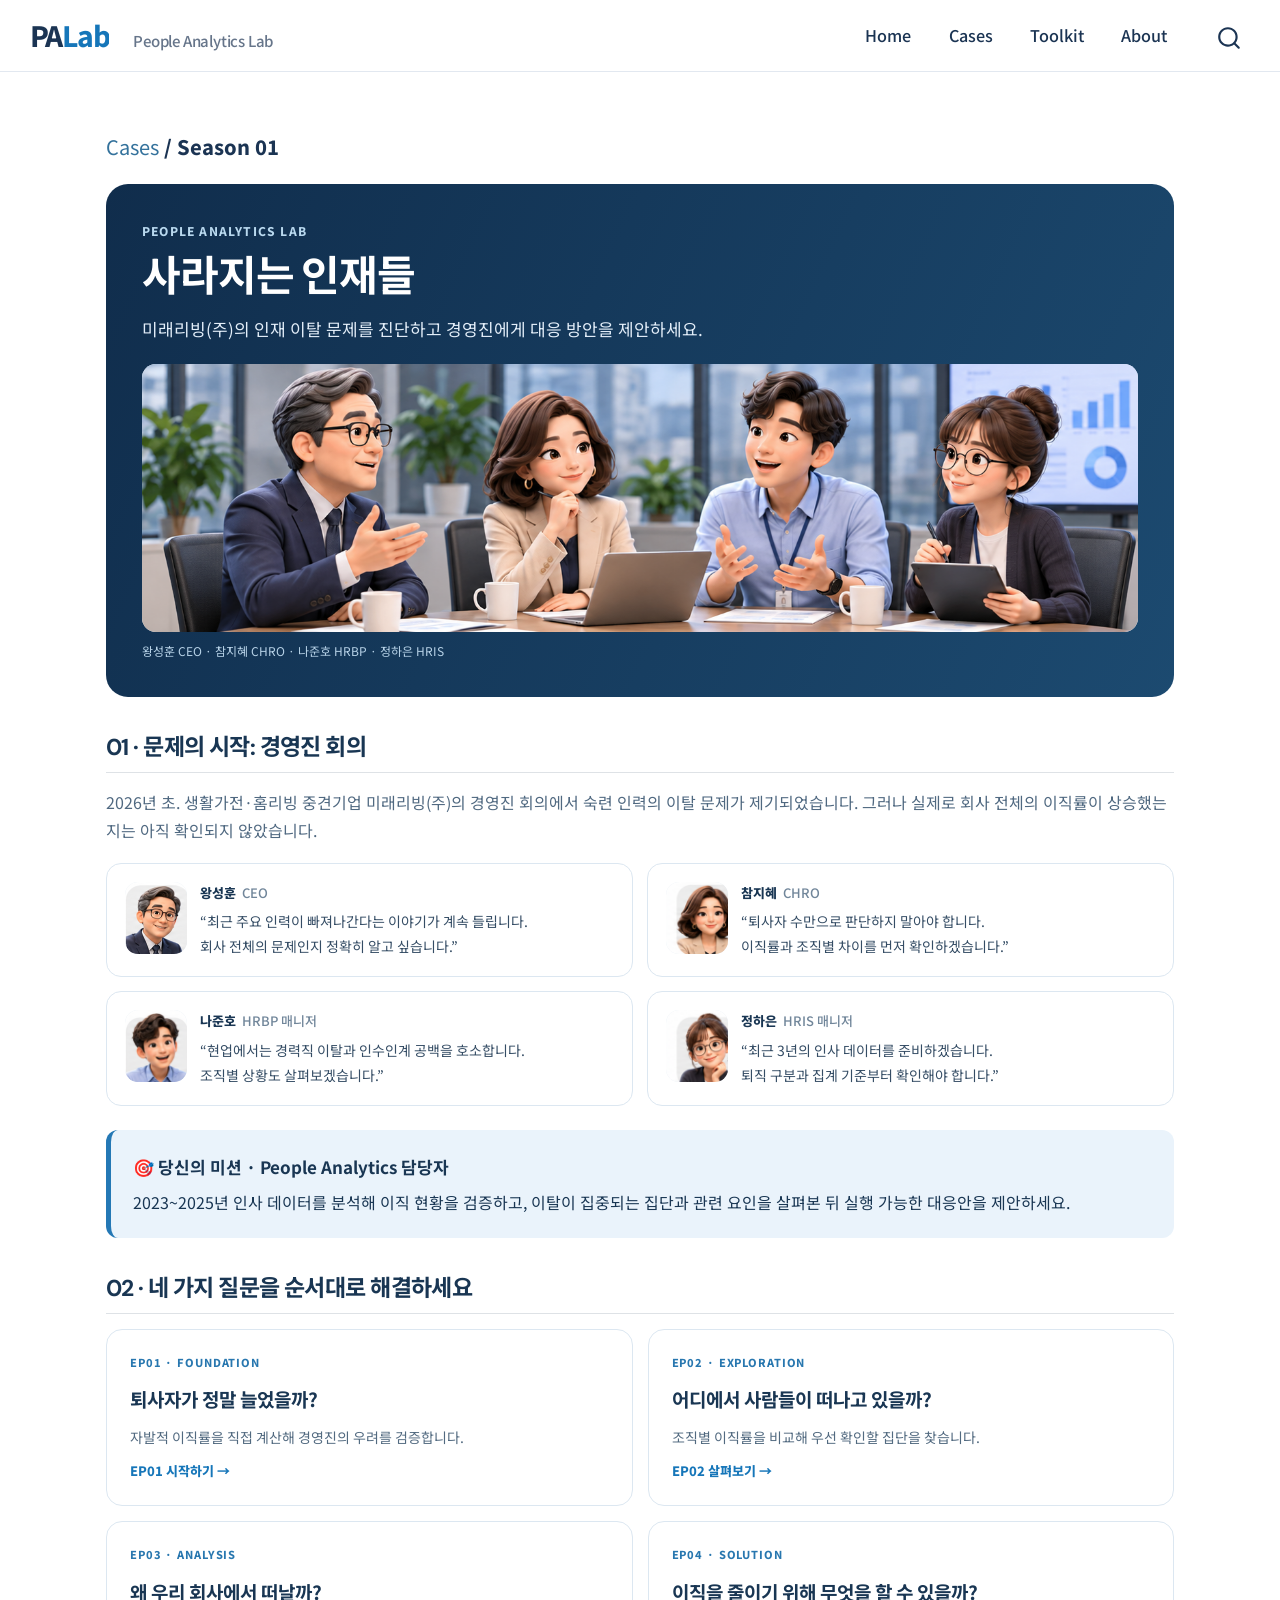
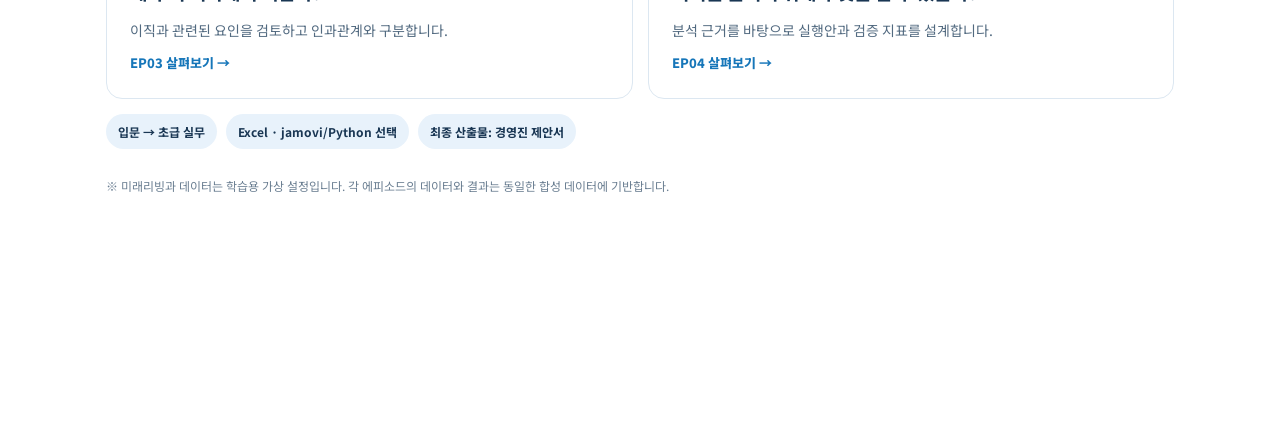
<file: docs/cases/season-01/index.html>
<!DOCTYPE html>
<html xmlns="http://www.w3.org/1999/xhtml" lang="en" xml:lang="en"><head>

<meta charset="utf-8">
<meta name="generator" content="quarto-1.11.9">

<meta name="viewport" content="width=device-width, initial-scale=1.0, user-scalable=yes">


<title>사라지는 인재들 – PALab</title>
<style>
/* Default styles provided by pandoc.
** See https://pandoc.org/MANUAL.html#variables-for-html for config info.
*/
span.smallcaps{font-variant: small-caps;}
div.columns{display: flex; gap: 1.5em;}
div.column{flex: auto;}
@media screen {
div.columns{gap: min(4vw, 1.5em);}
div.column{overflow-x: auto;}
}
div.hanging-indent{margin-left: 1.5em; text-indent: -1.5em;}
ul.task-list{list-style: none;}
ul.task-list li input[type="checkbox"] {
  width: 0.8em;
  margin: 0 0.8em 0.2em -1em; /* quarto-specific, see https://github.com/quarto-dev/quarto-cli/issues/4556 */ 
  vertical-align: middle;
}
</style>


<script src="../../site_libs/quarto-nav/quarto-nav.js"></script>
<script src="../../site_libs/quarto-nav/headroom.min.js"></script>
<script src="../../site_libs/clipboard/clipboard.min.js"></script>
<script src="../../site_libs/quarto-search/autocomplete.umd.js"></script>
<script src="../../site_libs/quarto-search/fuse.min.js"></script>
<script src="../../site_libs/quarto-search/quarto-search.js"></script>
<meta name="quarto:offset" content="../../">
<script src="../../site_libs/quarto-html/quarto.js" type="module"></script>
<script src="../../site_libs/quarto-html/tabsets/tabsets.js" type="module"></script>
<script src="../../site_libs/quarto-html/scrollable-regions/scrollable-regions.js" type="module"></script>
<script src="../../site_libs/quarto-html/popper.min.js"></script>
<script src="../../site_libs/quarto-html/tippy.umd.min.js"></script>
<script src="../../site_libs/quarto-html/anchor.min.js"></script>
<link href="../../site_libs/quarto-html/tippy.css" rel="stylesheet">
<link href="../../site_libs/quarto-html/quarto-syntax-highlighting-63b5708e65d6cd79cd7618c58d0c21e7.css" rel="stylesheet" id="quarto-text-highlighting-styles">
<script src="../../site_libs/bootstrap/bootstrap.min.js"></script>
<link href="../../site_libs/bootstrap/bootstrap-icons.css" rel="stylesheet">
<link href="../../site_libs/bootstrap/bootstrap-667997a87ac983af5cdf63b9a52e4879.min.css" rel="stylesheet" append-hash="true" id="quarto-bootstrap" data-mode="light">
<script id="quarto-search-options" type="application/json">{
  "location": "navbar",
  "copy-button": false,
  "collapse-after": 3,
  "panel-placement": "end",
  "type": "overlay",
  "limit": 50,
  "keyboard-shortcut": [
    "f",
    "/",
    "s"
  ],
  "show-item-context": false,
  "language": {
    "search-no-results-text": "No results",
    "search-matching-documents-text": "matching documents",
    "search-copy-link-title": "Copy link to search",
    "search-hide-matches-text": "Hide additional matches",
    "search-more-match-text": "more match in this document",
    "search-more-matches-text": "more matches in this document",
    "search-clear-button-title": "Clear",
    "search-text-placeholder": "",
    "search-detached-cancel-button-title": "Cancel",
    "search-submit-button-title": "Submit",
    "search-label": "Search"
  }
}</script>


<link rel="stylesheet" href="../../styles/palab.css">
<link rel="stylesheet" href="../../styles/palab-story.css">
</head>

<body class="nav-fixed quarto-light"><a id="quarto-skip-link" class="visually-hidden-focusable" href="#quarto-document-content">Skip to main content</a>

<div id="quarto-search-results"></div>
  <header id="quarto-header" class="headroom fixed-top">
    <nav class="navbar navbar-expand-lg " data-bs-theme="dark" aria-label="Site">
      <div class="navbar-container container-fluid">
      <div class="navbar-brand-container mx-auto">
    <a class="navbar-brand" href="../../index.html">
    <span class="navbar-title">PALab</span>
    </a>
  </div>
          <button class="navbar-toggler" type="button" data-bs-toggle="collapse" data-bs-target="#navbarCollapse" aria-controls="navbarCollapse" aria-expanded="false" aria-label="Toggle navigation" onclick="if (window.quartoToggleHeadroom) { window.quartoToggleHeadroom(); }">
  <span class="navbar-toggler-icon"></span>
</button>
          <div class="collapse navbar-collapse" id="navbarCollapse">
            <ul class="navbar-nav navbar-nav-scroll me-auto">
  <li class="nav-item">
    <a class="nav-link" href="../../index.html"> 
<span class="menu-text">Home</span></a>
  </li>  
  <li class="nav-item">
    <a class="nav-link" href="../../cases/index.html"> 
<span class="menu-text">Cases</span></a>
  </li>  
  <li class="nav-item">
    <a class="nav-link" href="../../toolkit/index.html"> 
<span class="menu-text">Toolkit</span></a>
  </li>  
  <li class="nav-item">
    <a class="nav-link" href="../../about/index.html"> 
<span class="menu-text">About</span></a>
  </li>  
</ul>
          </div> <!-- /navcollapse -->
            <div class="quarto-navbar-tools">
</div>
            <div id="quarto-search" class="" title="Search"></div>
      </div> <!-- /container-fluid -->
    </nav>
</header>
<!-- content -->
<div id="quarto-content" class="quarto-container page-columns page-rows-contents page-layout-full page-navbar">
<!-- sidebar -->
<!-- margin-sidebar -->
    
<!-- main -->
<main class="content column-page" id="quarto-document-content" tabindex="-1"><header id="title-block-header" class="quarto-title-block"><h1 class="title display-7">사라지는 인재들</h1></header>

<header id="title-block-header">


</header>


<div class="palab-story">
<p class="crumb crumb-large"><a href="../index.html">Cases</a> / Season 01</p>
<section class="story-hero"><div class="eyebrow">PEOPLE ANALYTICS LAB</div><h1>사라지는 인재들</h1><p>미래리빙(주)의 인재 이탈 문제를 진단하고 경영진에게 대응 방안을 제안하세요.</p><img class="story-photo meeting-photo" src="../../assets/images/season01/meeting-scene.png" alt="미래리빙 네 명의 등장인물"><div class="story-caption">왕성훈 CEO · 참지혜 CHRO · 나준호 HRBP · 정하은 HRIS</div></section>
<h2 class="section-heading anchored">01 · 문제의 시작: 경영진 회의</h2><p class="intro">2026년 초. 생활가전·홈리빙 중견기업 미래리빙(주)의 경영진 회의에서 숙련 인력의 이탈 문제가 제기되었습니다. 그러나 실제로 회사 전체의 이직률이 상승했는지는 아직 확인되지 않았습니다.</p><div class="scene" style="margin-top:19px"><article class="dialogue"><img class="avatar-photo" src="../../assets/images/season01/wang.png" alt="왕성훈 프로필"><div><div class="speaker">왕성훈<span>CEO</span></div><p class="dialogue-lines"><span class="dialogue-line">“최근 주요 인력이 빠져나간다는 이야기가 계속 들립니다.</span><span class="dialogue-line">회사 전체의 문제인지 정확히 알고 싶습니다.”</span></p></div></article><article class="dialogue"><img class="avatar-photo" src="../../assets/images/season01/cham.png" alt="참지혜 프로필"><div><div class="speaker">참지혜<span>CHRO</span></div><p class="dialogue-lines"><span class="dialogue-line">“퇴사자 수만으로 판단하지 말아야 합니다.</span><span class="dialogue-line">이직률과 조직별 차이를 먼저 확인하겠습니다.”</span></p></div></article><article class="dialogue"><img class="avatar-photo" src="../../assets/images/season01/na.png" alt="나준호 프로필"><div><div class="speaker">나준호<span>HRBP 매니저</span></div><p class="dialogue-lines"><span class="dialogue-line">“현업에서는 경력직 이탈과 인수인계 공백을 호소합니다.</span><span class="dialogue-line">조직별 상황도 살펴보겠습니다.”</span></p></div></article><article class="dialogue"><img class="avatar-photo" src="../../assets/images/season01/jeong.png" alt="정하은 프로필"><div><div class="speaker">정하은<span>HRIS 매니저</span></div><p class="dialogue-lines"><span class="dialogue-line">“최근 3년의 인사 데이터를 준비하겠습니다.</span><span class="dialogue-line">퇴직 구분과 집계 기준부터 확인해야 합니다.”</span></p></div></article></div>
<div class="mission-banner"><strong>🎯 당신의 미션 · People Analytics 담당자</strong><p>2023~2025년 인사 데이터를 분석해 이직 현황을 검증하고, 이탈이 집중되는 집단과 관련 요인을 살펴본 뒤 실행 가능한 대응안을 제안하세요.</p></div>
<h2 class="section-heading anchored">02 · 네 가지 질문을 순서대로 해결하세요</h2><div class="episode-grid">
<a class="episode-card" href="ep01.html"><small>EP01 · FOUNDATION</small><strong>퇴사자가 정말 늘었을까?</strong><p>자발적 이직률을 직접 계산해 경영진의 우려를 검증합니다.</p><span class="go">EP01 시작하기 →</span></a>
<a class="episode-card" href="ep02.html"><small>EP02 · EXPLORATION</small><strong>어디에서 사람들이 떠나고 있을까?</strong><p>조직별 이직률을 비교해 우선 확인할 집단을 찾습니다.</p><span class="go">EP02 살펴보기 →</span></a>
<a class="episode-card" href="ep03.html"><small>EP03 · ANALYSIS</small><strong>왜 우리 회사에서 떠날까?</strong><p>이직과 관련된 요인을 검토하고 인과관계와 구분합니다.</p><span class="go">EP03 살펴보기 →</span></a>
<a class="episode-card" href="ep04.html"><small>EP04 · SOLUTION</small><strong>이직을 줄이기 위해 무엇을 할 수 있을까?</strong><p>분석 근거를 바탕으로 실행안과 검증 지표를 설계합니다.</p><span class="go">EP04 살펴보기 →</span></a></div>
<div class="context-strip"><span>입문 → 초급 실무</span><span>Excel · jamovi/Python 선택</span><span>최종 산출물: 경영진 제안서</span></div><p class="footer-hint">※ 미래리빙과 데이터는 학습용 가상 설정입니다. 각 에피소드의 데이터와 결과는 동일한 합성 데이터에 기반합니다.</p>
</div>
<script src="../../scripts/palab-learning.js" defer=""></script>



</main> <!-- /main -->
<script id="quarto-html-after-body" type="application/javascript">
  window.document.addEventListener("DOMContentLoaded", function (event) {
    const icon = "";
    const anchorJS = new window.AnchorJS();
    anchorJS.options = {
      placement: 'right',
      icon: icon
    };
    anchorJS.add('.anchored');
    const isCodeAnnotation = (el) => {
      for (const clz of el.classList) {
        if (clz.startsWith('code-annotation-')) {                     
          return true;
        }
      }
      return false;
    }
    const onCopySuccess = function(e) {
      // button target
      const button = e.trigger;
      // don't keep focus
      button.blur();
      // flash "checked"
      button.classList.add('code-copy-button-checked');
      var currentTitle = button.getAttribute("title");
      button.setAttribute("title", "Copied!");
      let tooltip;
      if (window.bootstrap) {
        button.setAttribute("data-bs-toggle", "tooltip");
        button.setAttribute("data-bs-placement", "left");
        button.setAttribute("data-bs-title", "Copied!");
        tooltip = new bootstrap.Tooltip(button, 
          { trigger: "manual", 
            customClass: "code-copy-button-tooltip",
            offset: [0, -8]});
        tooltip.show();    
      }
      setTimeout(function() {
        if (tooltip) {
          tooltip.hide();
          button.removeAttribute("data-bs-title");
          button.removeAttribute("data-bs-toggle");
          button.removeAttribute("data-bs-placement");
        }
        button.setAttribute("title", currentTitle);
        button.classList.remove('code-copy-button-checked');
      }, 1000);
      // clear code selection
      e.clearSelection();
    }
    const getTextToCopy = function(trigger) {
      const outerScaffold = trigger.parentElement.cloneNode(true);
      const codeEl = outerScaffold.querySelector('code');
      for (const childEl of codeEl.children) {
        if (isCodeAnnotation(childEl)) {
          childEl.remove();
        }
      }
      return codeEl.innerText;
    }
    const clipboard = new window.ClipboardJS('.code-copy-button:not([data-in-quarto-modal])', {
      text: getTextToCopy
    });
    clipboard.on('success', onCopySuccess);
    if (window.document.getElementById('quarto-embedded-source-code-modal')) {
      const clipboardModal = new window.ClipboardJS('.code-copy-button[data-in-quarto-modal]', {
        text: getTextToCopy,
        container: window.document.getElementById('quarto-embedded-source-code-modal')
      });
      clipboardModal.on('success', onCopySuccess);
    }
      var localhostRegex = new RegExp(/^(?:http|https):\/\/localhost\:?[0-9]*\//);
      var mailtoRegex = new RegExp(/^mailto:/);
        var filterRegex = new RegExp('/' + window.location.host + '/');
      var isInternal = (href) => {
          return filterRegex.test(href) || localhostRegex.test(href) || mailtoRegex.test(href);
      }
      // Inspect non-navigation links and adorn them if external
      window.quartoDecorateExternalLinks = function (root) {
     var links = (root || window.document).querySelectorAll('a[href]:not(.nav-link):not(.navbar-brand):not(.toc-action):not(.sidebar-link):not(.sidebar-item-toggle):not(.pagination-link):not(.no-external):not([aria-hidden]):not(.dropdown-item):not(.quarto-navigation-tool):not(.about-link)');
      for (var i=0; i<links.length; i++) {
        const link = links[i];
        if (!isInternal(link.href)) {
          // undo the damage that might have been done by quarto-nav.js in the case of
          // links that we want to consider external
          if (link.dataset.originalHref !== undefined) {
            link.href = link.dataset.originalHref;
          }
          if (!link.classList.contains('no-external-icon')) {
          }
        }
      }
      };
      window.quartoDecorateExternalLinks(window.document);
    // Esc closes the popup (WCAG 1.4.13) and focus leaving both trigger and
    // popup closes it (WCAG 2.4.11); tippy handles neither for interactive popups.
    const hideOnEscAndFocusOut = {
      name: 'hideOnEscAndFocusOut',
      defaultValue: true,
      fn(instance) {
        const dismiss = () => {
          // A show scheduled by the trigger delay would otherwise reopen it
          instance.clearDelayTimeouts();
          instance.hide();
        };
        const onKeyDown = (event) => {
          if (event.key !== 'Escape') {
            return;
          }
          // Keep Esc from also reaching page handlers (e.g. reveal.js overview),
          // except an open reveal.js slide menu, which Esc should close too.
          // The menu handles keys only when its keyboard option is on.
          const menuHandlesEsc = window.Reveal?.getPlugin?.('menu')?.isOpen() &&
            window.Reveal.getConfig().menu?.keyboard !== false;
          if (!menuHandlesEsc) {
            event.stopPropagation();
          }
          if (instance.popper.contains(window.document.activeElement)) {
            // Disabled while refocusing so the focus trigger does not reopen it
            instance.disable();
            instance.reference.focus();
            instance.enable();
          }
          dismiss();
        };
        const onFocusOut = (event) => {
          const target = event.relatedTarget;
          if (target && !instance.reference.contains(target) &&
              !instance.popper.contains(target)) {
            dismiss();
          }
        };
        // On the trigger too: a click trigger (code-annotations: select) has no
        // blur handling. Attached for the instance's lifetime so leaving the
        // trigger also cancels a show still pending on the trigger delay.
        instance.reference.addEventListener('focusout', onFocusOut);
        return {
          onShow() {
            window.document.addEventListener('keydown', onKeyDown, true);
            instance.popper.addEventListener('focusout', onFocusOut);
          },
          onHide() {
            window.document.removeEventListener('keydown', onKeyDown, true);
            instance.popper.removeEventListener('focusout', onFocusOut);
          },
          onDestroy() {
            instance.reference.removeEventListener('focusout', onFocusOut);
          },
        };
      },
    };
    function tippyHover(el, contentFn, onTriggerFn, onUntriggerFn) {
      const config = {
        allowHTML: true,
        maxWidth: 500,
        delay: 100,
        arrow: false,
        appendTo: function(el) {
            return el.parentElement;
        },
        interactive: true,
        interactiveBorder: 10,
        theme: 'quarto',
        placement: 'bottom-start',
        plugins: [hideOnEscAndFocusOut],
      };
      if (contentFn) {
        config.content = contentFn;
      }
      if (onTriggerFn) {
        config.onTrigger = onTriggerFn;
      }
      if (onUntriggerFn) {
        config.onUntrigger = onUntriggerFn;
      }
      window.tippy(el, config); 
    }
    const noterefs = window.document.querySelectorAll('a[role="doc-noteref"]');
    for (var i=0; i<noterefs.length; i++) {
      const ref = noterefs[i];
      tippyHover(ref, function() {
        // use id or data attribute instead here
        let href = ref.getAttribute('data-footnote-href') || ref.getAttribute('href');
        try { href = new URL(href).hash; } catch {}
        const id = href.replace(/^#\/?/, "");
        const note = window.document.getElementById(id);
        if (note) {
          return note.innerHTML;
        } else {
          return "";
        }
      });
    }
    const xrefs = window.document.querySelectorAll('a.quarto-xref');
    const processXRef = (id, note) => {
      // Strip column container classes
      const stripColumnClz = (el) => {
        el.classList.remove("page-full", "page-columns");
        if (el.children) {
          for (const child of el.children) {
            stripColumnClz(child);
          }
        }
      }
      stripColumnClz(note)
      if (id === null || id.startsWith('sec-')) {
        // Special case sections, only their first couple elements
        const container = document.createElement("div");
        if (note.children && note.children.length > 2) {
          container.appendChild(note.children[0].cloneNode(true));
          for (let i = 1; i < note.children.length; i++) {
            const child = note.children[i];
            if (child.tagName === "P" && child.innerText === "") {
              continue;
            } else {
              container.appendChild(child.cloneNode(true));
              break;
            }
          }
          if (window.Quarto?.typesetMath) {
            window.Quarto.typesetMath(container);
          }
          return container.innerHTML
        } else {
          if (window.Quarto?.typesetMath) {
            window.Quarto.typesetMath(note);
          }
          return note.innerHTML;
        }
      } else {
        // Remove any anchor links if they are present
        const anchorLink = note.querySelector('a.anchorjs-link');
        if (anchorLink) {
          anchorLink.remove();
        }
        if (window.Quarto?.typesetMath) {
          window.Quarto.typesetMath(note);
        }
        if (note.classList.contains("callout")) {
          return note.outerHTML;
        } else {
          return note.innerHTML;
        }
      }
    }
    for (var i=0; i<xrefs.length; i++) {
      const xref = xrefs[i];
      tippyHover(xref, undefined, function(instance) {
        instance.disable();
        let url = xref.getAttribute('href');
        let hash = undefined; 
        if (url.startsWith('#')) {
          hash = url;
        } else {
          try { hash = new URL(url).hash; } catch {}
        }
        if (hash) {
          const id = hash.replace(/^#\/?/, "");
          const note = window.document.getElementById(id);
          if (note !== null) {
            try {
              const html = processXRef(id, note.cloneNode(true));
              instance.setContent(html);
            } finally {
              instance.enable();
              instance.show();
            }
          } else {
            // See if we can fetch this
            fetch(url.split('#')[0])
            .then(res => res.text())
            .then(html => {
              const parser = new DOMParser();
              const htmlDoc = parser.parseFromString(html, "text/html");
              const note = htmlDoc.getElementById(id);
              if (note !== null) {
                const html = processXRef(id, note);
                instance.setContent(html);
              } 
            }).finally(() => {
              instance.enable();
              instance.show();
            });
          }
        } else {
          // See if we can fetch a full url (with no hash to target)
          // This is a special case and we should probably do some content thinning / targeting
          fetch(url)
          .then(res => res.text())
          .then(html => {
            const parser = new DOMParser();
            const htmlDoc = parser.parseFromString(html, "text/html");
            const note = htmlDoc.querySelector('main.content');
            if (note !== null) {
              // This should only happen for chapter cross references
              // (since there is no id in the URL)
              // remove the first header
              if (note.children.length > 0 && note.children[0].tagName === "HEADER") {
                note.children[0].remove();
              }
              const html = processXRef(null, note);
              instance.setContent(html);
            } 
          }).finally(() => {
            instance.enable();
            instance.show();
          });
        }
      }, function(instance) {
      });
    }
        let selectedAnnoteEl;
        const selectorForAnnotation = ( cell, annotation) => {
          let cellAttr = 'data-code-cell="' + cell + '"';
          let lineAttr = 'data-code-annotation="' +  annotation + '"';
          const selector = 'span[' + cellAttr + '][' + lineAttr + ']';
          return selector;
        }
        const selectCodeLines = (annoteEl) => {
          const doc = window.document;
          const targetCell = annoteEl.getAttribute("data-target-cell");
          const targetAnnotation = annoteEl.getAttribute("data-target-annotation");
          const annoteSpan = window.document.querySelector(selectorForAnnotation(targetCell, targetAnnotation));
          const lines = annoteSpan.getAttribute("data-code-lines").split(",");
          const lineIds = lines.map((line) => {
            return targetCell + "-" + line;
          })
          // Each band is positioned against its own containing block, which is
          // not the offsetParent of the lines, so place it from client rects.
          const placeBand = (band, firstEl, lastEl, codeBlock) => {
            const container = band.offsetParent;
            if (container === null) {
              return;
            }
            const containerRect = container.getBoundingClientRect();
            // Reveal.js scales slides with a transform, so convert client
            // pixels back to the CSS pixels of the container.
            const scale = containerRect.height / container.offsetHeight || 1;
            const firstRect = firstEl.getBoundingClientRect();
            const lastRect = lastEl.getBoundingClientRect();
            const top = (firstRect.top - containerRect.top) / scale - container.clientTop + container.scrollTop;
            const height = (lastRect.bottom - firstRect.top) / scale;
            band.style.top = top - 2 + "px";
            band.style.height = height + 4 + "px";
            if (codeBlock) {
              // Without the copy button wrapper, the containing block is wider
              // than the code block, so span the code block explicitly.
              const blockRect = codeBlock.getBoundingClientRect();
              band.style.left = (blockRect.left - containerRect.left) / scale - container.clientLeft + container.scrollLeft + "px";
              band.style.width = blockRect.width / scale + "px";
            }
          };
          if (lineIds.length > 0) {
            const el = window.document.getElementById(lineIds[0]);
            const lastEl = window.document.getElementById(lineIds[lineIds.length - 1]);
            const parent = el.parentElement.parentElement;
            // cook up a div (if necessary) and position it
            let div = window.document.getElementById("code-annotation-line-highlight");
            if (div === null) {
              div = window.document.createElement("div");
              div.setAttribute("id", "code-annotation-line-highlight");
              div.style.position = 'absolute';
              parent.appendChild(div);
            }
            placeBand(div, el, lastEl, parent.closest("div.sourceCode") || parent);
            let gutterDiv = window.document.getElementById("code-annotation-line-highlight-gutter");
            if (gutterDiv === null) {
              gutterDiv = window.document.createElement("div");
              gutterDiv.setAttribute("id", "code-annotation-line-highlight-gutter");
              gutterDiv.style.position = 'absolute';
              const codeCell = window.document.getElementById(targetCell);
              const gutter = codeCell.querySelector('.code-annotation-gutter');
              gutter.appendChild(gutterDiv);
            }
            placeBand(gutterDiv, el, lastEl);
            selectedAnnoteEl = annoteEl;
          }
        };
        const unselectCodeLines = () => {
          const elementsIds = ["code-annotation-line-highlight", "code-annotation-line-highlight-gutter"];
          elementsIds.forEach((elId) => {
            const div = window.document.getElementById(elId);
            if (div) {
              div.remove();
            }
          });
          selectedAnnoteEl = undefined;
        };
          // Handle positioning of the toggle
      window.addEventListener(
        "resize",
        throttle(() => {
          elRect = undefined;
          if (selectedAnnoteEl) {
            selectCodeLines(selectedAnnoteEl);
          }
        }, 10)
      );
      function throttle(fn, ms) {
      let throttle = false;
      let timer;
        return (...args) => {
          if(!throttle) { // first call gets through
              fn.apply(this, args);
              throttle = true;
          } else { // all the others get throttled
              if(timer) clearTimeout(timer); // cancel #2
              timer = setTimeout(() => {
                fn.apply(this, args);
                timer = throttle = false;
              }, ms);
          }
        };
      }
        // Attach click handler to the DT
        const annoteDls = window.document.querySelectorAll('dt[data-target-cell]');
        for (const annoteDlNode of annoteDls) {
          annoteDlNode.addEventListener('click', (event) => {
            const clickedEl = event.target;
            if (clickedEl !== selectedAnnoteEl) {
              unselectCodeLines();
              const activeEl = window.document.querySelector('dt[data-target-cell].code-annotation-active');
              if (activeEl) {
                activeEl.classList.remove('code-annotation-active');
              }
              selectCodeLines(clickedEl);
              clickedEl.classList.add('code-annotation-active');
            } else {
              // Unselect the line
              unselectCodeLines();
              clickedEl.classList.remove('code-annotation-active');
            }
          });
        }
    const findCites = (el) => {
      const parentEl = el.parentElement;
      if (parentEl) {
        const cites = parentEl.dataset.cites;
        if (cites) {
          return {
            el,
            cites: cites.split(' ')
          };
        } else {
          return findCites(el.parentElement)
        }
      } else {
        return undefined;
      }
    };
    var bibliorefs = window.document.querySelectorAll('a[role="doc-biblioref"]');
    for (var i=0; i<bibliorefs.length; i++) {
      const ref = bibliorefs[i];
      const citeInfo = findCites(ref);
      if (citeInfo) {
        tippyHover(citeInfo.el, function() {
          var popup = window.document.createElement('div');
          citeInfo.cites.forEach(function(cite) {
            var citeDiv = window.document.createElement('div');
            citeDiv.classList.add('hanging-indent');
            citeDiv.classList.add('csl-entry');
            var biblioDiv = window.document.getElementById('ref-' + cite);
            if (biblioDiv) {
              citeDiv.innerHTML = biblioDiv.innerHTML;
            }
            popup.appendChild(citeDiv);
          });
          return popup.innerHTML;
        });
      }
    }
  });
  </script>
  <script type="application/javascript">
  window.quartoScrollableRegionsLabels = {"code":"Scrollable code","output":"Scrollable output"};
  </script>
</div> <!-- /content -->




</body></html>
</file>
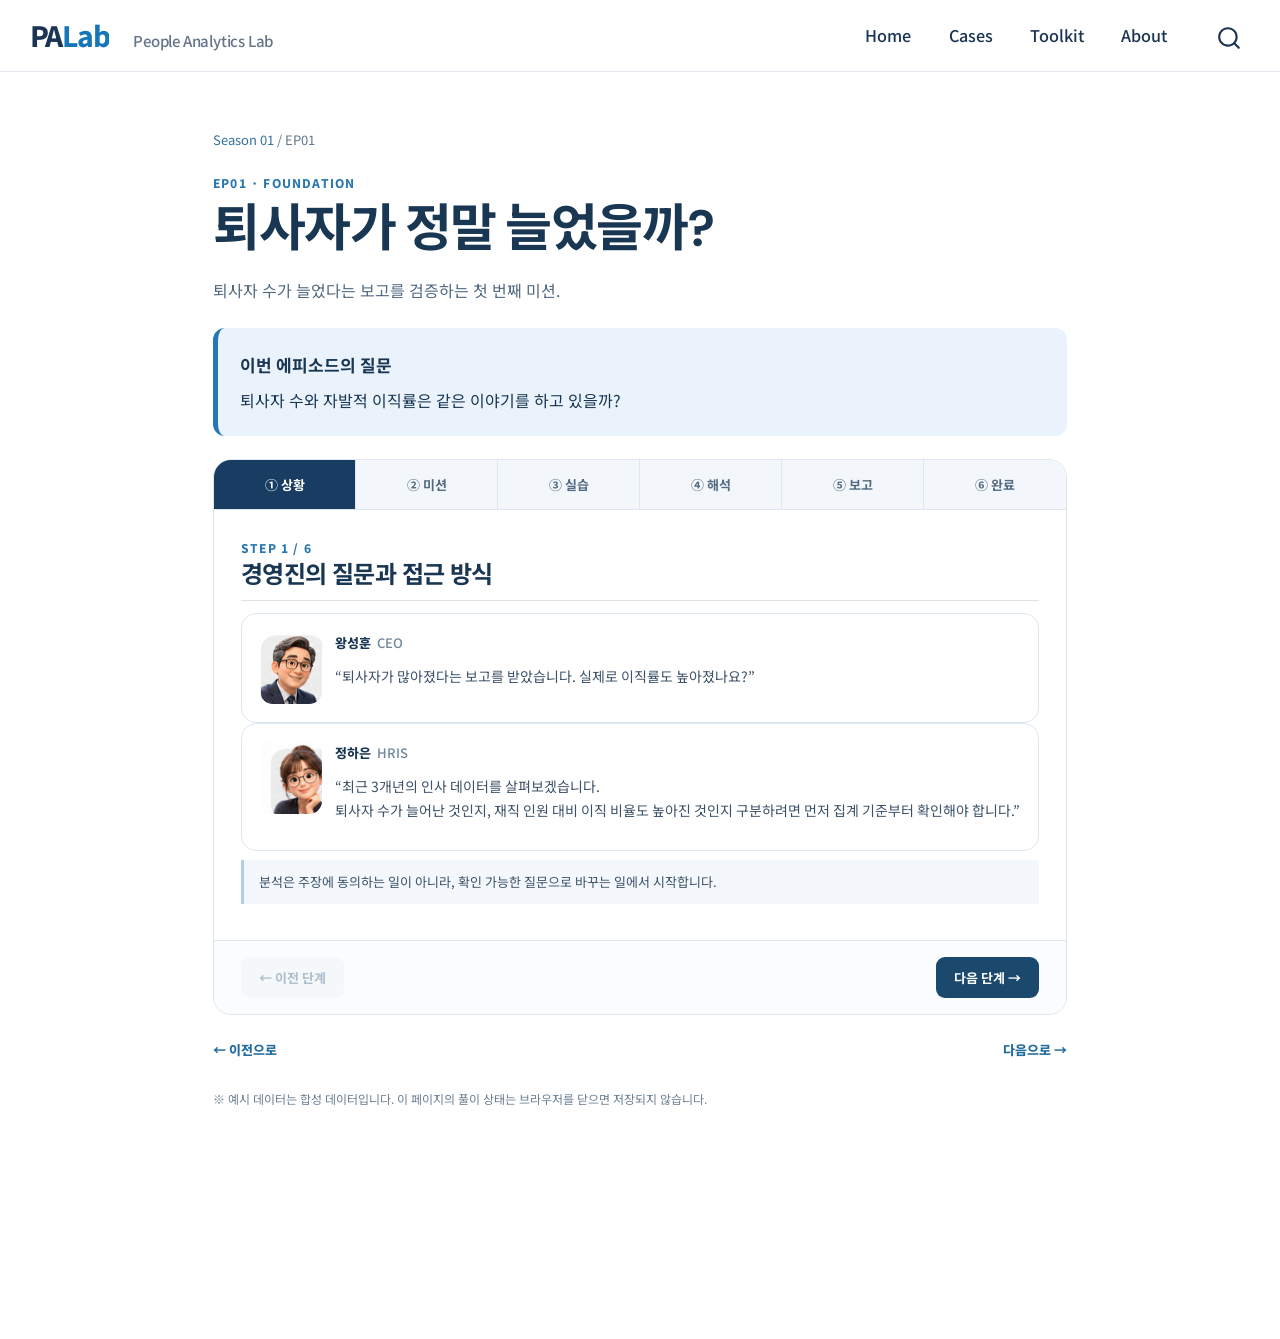
<file: docs/cases/season-01/ep01.html>
<!DOCTYPE html>
<html xmlns="http://www.w3.org/1999/xhtml" lang="en" xml:lang="en"><head>

<meta charset="utf-8">
<meta name="generator" content="quarto-1.11.9">

<meta name="viewport" content="width=device-width, initial-scale=1.0, user-scalable=yes">


<title>EP01 | 퇴사자가 정말 늘었을까? – PALab</title>
<style>
/* Default styles provided by pandoc.
** See https://pandoc.org/MANUAL.html#variables-for-html for config info.
*/
span.smallcaps{font-variant: small-caps;}
div.columns{display: flex; gap: 1.5em;}
div.column{flex: auto;}
@media screen {
div.columns{gap: min(4vw, 1.5em);}
div.column{overflow-x: auto;}
}
div.hanging-indent{margin-left: 1.5em; text-indent: -1.5em;}
ul.task-list{list-style: none;}
ul.task-list li input[type="checkbox"] {
  width: 0.8em;
  margin: 0 0.8em 0.2em -1em; /* quarto-specific, see https://github.com/quarto-dev/quarto-cli/issues/4556 */ 
  vertical-align: middle;
}
</style>


<script src="../../site_libs/quarto-nav/quarto-nav.js"></script>
<script src="../../site_libs/quarto-nav/headroom.min.js"></script>
<script src="../../site_libs/clipboard/clipboard.min.js"></script>
<script src="../../site_libs/quarto-search/autocomplete.umd.js"></script>
<script src="../../site_libs/quarto-search/fuse.min.js"></script>
<script src="../../site_libs/quarto-search/quarto-search.js"></script>
<meta name="quarto:offset" content="../../">
<script src="../../site_libs/quarto-html/quarto.js" type="module"></script>
<script src="../../site_libs/quarto-html/tabsets/tabsets.js" type="module"></script>
<script src="../../site_libs/quarto-html/scrollable-regions/scrollable-regions.js" type="module"></script>
<script src="../../site_libs/quarto-html/popper.min.js"></script>
<script src="../../site_libs/quarto-html/tippy.umd.min.js"></script>
<script src="../../site_libs/quarto-html/anchor.min.js"></script>
<link href="../../site_libs/quarto-html/tippy.css" rel="stylesheet">
<link href="../../site_libs/quarto-html/quarto-syntax-highlighting-63b5708e65d6cd79cd7618c58d0c21e7.css" rel="stylesheet" id="quarto-text-highlighting-styles">
<script src="../../site_libs/bootstrap/bootstrap.min.js"></script>
<link href="../../site_libs/bootstrap/bootstrap-icons.css" rel="stylesheet">
<link href="../../site_libs/bootstrap/bootstrap-667997a87ac983af5cdf63b9a52e4879.min.css" rel="stylesheet" append-hash="true" id="quarto-bootstrap" data-mode="light">
<script id="quarto-search-options" type="application/json">{
  "location": "navbar",
  "copy-button": false,
  "collapse-after": 3,
  "panel-placement": "end",
  "type": "overlay",
  "limit": 50,
  "keyboard-shortcut": [
    "f",
    "/",
    "s"
  ],
  "show-item-context": false,
  "language": {
    "search-no-results-text": "No results",
    "search-matching-documents-text": "matching documents",
    "search-copy-link-title": "Copy link to search",
    "search-hide-matches-text": "Hide additional matches",
    "search-more-match-text": "more match in this document",
    "search-more-matches-text": "more matches in this document",
    "search-clear-button-title": "Clear",
    "search-text-placeholder": "",
    "search-detached-cancel-button-title": "Cancel",
    "search-submit-button-title": "Submit",
    "search-label": "Search"
  }
}</script>


<link rel="stylesheet" href="../../styles/palab.css">
<link rel="stylesheet" href="../../styles/palab-story.css">
</head>

<body class="nav-fixed quarto-light"><a id="quarto-skip-link" class="visually-hidden-focusable" href="#quarto-document-content">Skip to main content</a>

<div id="quarto-search-results"></div>
  <header id="quarto-header" class="headroom fixed-top">
    <nav class="navbar navbar-expand-lg " data-bs-theme="dark" aria-label="Site">
      <div class="navbar-container container-fluid">
      <div class="navbar-brand-container mx-auto">
    <a class="navbar-brand" href="../../index.html">
    <span class="navbar-title">PALab</span>
    </a>
  </div>
          <button class="navbar-toggler" type="button" data-bs-toggle="collapse" data-bs-target="#navbarCollapse" aria-controls="navbarCollapse" aria-expanded="false" aria-label="Toggle navigation" onclick="if (window.quartoToggleHeadroom) { window.quartoToggleHeadroom(); }">
  <span class="navbar-toggler-icon"></span>
</button>
          <div class="collapse navbar-collapse" id="navbarCollapse">
            <ul class="navbar-nav navbar-nav-scroll me-auto">
  <li class="nav-item">
    <a class="nav-link" href="../../index.html"> 
<span class="menu-text">Home</span></a>
  </li>  
  <li class="nav-item">
    <a class="nav-link" href="../../cases/index.html"> 
<span class="menu-text">Cases</span></a>
  </li>  
  <li class="nav-item">
    <a class="nav-link" href="../../toolkit/index.html"> 
<span class="menu-text">Toolkit</span></a>
  </li>  
  <li class="nav-item">
    <a class="nav-link" href="../../about/index.html"> 
<span class="menu-text">About</span></a>
  </li>  
</ul>
          </div> <!-- /navcollapse -->
            <div class="quarto-navbar-tools">
</div>
            <div id="quarto-search" class="" title="Search"></div>
      </div> <!-- /container-fluid -->
    </nav>
</header>
<!-- content -->
<div id="quarto-content" class="quarto-container page-columns page-rows-contents page-layout-full page-navbar">
<!-- sidebar -->
<!-- margin-sidebar -->
    
<!-- main -->
<main class="content column-page" id="quarto-document-content" tabindex="-1"><header id="title-block-header" class="quarto-title-block"><h1 class="title display-7">EP01 | 퇴사자가 정말 늘었을까?</h1></header>

<header id="title-block-header">


</header>


<div class="palab-story">
<p class="crumb"><a href="index.html">Season 01</a> / EP01</p><div class="eyebrow">EP01 · FOUNDATION</div><h1>퇴사자가 정말 늘었을까?</h1><p class="intro">퇴사자 수가 늘었다는 보고를 검증하는 첫 번째 미션.</p><div class="mission-banner"><strong>이번 에피소드의 질문</strong><p>퇴사자 수와 자발적 이직률은 같은 이야기를 하고 있을까?</p></div><div class="learning-frame"><div aria-label="학습 단계" class="step-nav" role="tablist"><button aria-controls="stage-1" aria-selected="false" role="tab" type="button">① 상황</button><button aria-controls="stage-2" aria-selected="false" role="tab" type="button">② 미션</button><button aria-controls="stage-3" aria-selected="false" role="tab" type="button">③ 실습</button><button aria-controls="stage-4" aria-selected="false" role="tab" type="button">④ 해석</button><button aria-controls="stage-5" aria-selected="false" role="tab" type="button">⑤ 보고</button><button aria-controls="stage-6" aria-selected="false" role="tab" type="button">⑥ 완료</button></div><section class="step-pane" id="stage-1"><div class="eyebrow">STEP 1 / 6</div><h2 class="anchored">경영진의 질문과 접근 방식</h2><article class="dialogue"><img alt="인물 프로필" class="avatar-photo" src="../../assets/images/season01/wang.png"><div><div class="speaker">왕성훈<span>CEO</span></div><p>“퇴사자가 많아졌다는 보고를 받았습니다. 실제로 이직률도 높아졌나요?”</p></div></article><article class="dialogue"><img alt="인물 프로필" class="avatar-photo" src="../../assets/images/season01/jeong.png"><div><div class="speaker">정하은<span>HRIS</span></div><p>“최근 3개년의 인사 데이터를 살펴보겠습니다. <br>퇴사자 수가 늘어난 것인지, 재직 인원 대비 이직 비율도 높아진 것인지 구분하려면 먼저 집계 기준부터 확인해야 합니다.”</p></div></article><p class="note">분석은 주장에 동의하는 일이 아니라, 확인 가능한 질문으로 바꾸는 일에서 시작합니다.</p></section><section class="step-pane" id="stage-2"><div class="eyebrow">STEP 2 / 6</div><h2 class="anchored">이번 미션</h2><ol><li>2023~2025년 연도별 자발적 퇴직자 수를 확인하세요.</li><li>각 연도의 자발적 이직률을 계산하세요.</li><li>2023년과 2025년을 비교해 경영진에게 한 문장으로 설명하세요.</li></ol><div class="note">분석 대상과 지표의 정의를 확인한 뒤, 직원별 원자료를 활용해 세 질문에 답해 보세요. 구체적인 집계 기준과 계산 방법은 실습 단계에서 확인할 수 있습니다.</div></section><section class="step-pane" id="stage-3"><div class="eyebrow">STEP 3 / 6</div><h2 class="anchored">직원별 Raw Data로 계산하기</h2><p>요약표가 아닌 직원별 인사 원장을 내려받으세요. Excel에서 입사일·퇴사일·퇴직 유형을 기준으로 연도별 인원을 직접 집계합니다.</p><a class="download" download="" href="../../data/mirae_living_hr_raw.csv">직원별 인사 원장 CSV 다운로드 ↓</a><ol><li>연도별 1월 1일과 12월 31일 재직 인원을 구하세요.</li><li>그해 자발적 퇴직자 수를 집계하세요.</li><li>자발적 이직률 = 자발적 퇴직자 수 ÷ (연초·연말 재직 인원 평균) × 100</li></ol><p class="note">재직 판정: 입사일 ≤ 기준일이고, 퇴사일이 비어 있거나 기준일보다 늦은 직원입니다. 예제에서는 각 연도 연초·연말 평균을 분모로 사용합니다.</p><details class="lab-hint"><summary>도움이 필요하다면 · 실습 힌트 보기</summary><p>퇴사자 수는 퇴사일의 연도와 퇴직 유형을 함께 확인하세요. 재직 인원은 특정 기준일에 입사한 상태이며 아직 퇴사하지 않은 직원을 집계합니다. Excel에서는 <code>COUNTIFS</code> 함수를 활용할 수 있습니다.</p></details><p><strong>2025년 자발적 이직률(%)을 입력하세요.</strong></p><input aria-label="2025년 이직률" class="input-answer" id="answer-ep01" placeholder="이직률 %" step="0.01" type="number"><button class="action" data-answer="12.00" data-input="answer-ep01" data-output="feedback-ep01" data-tolerance="0.05" type="button">정답 확인</button><p aria-live="polite" class="check-result" id="feedback-ep01"></p></section><section class="step-pane" id="stage-4"><div class="eyebrow">STEP 4 / 6</div><h2 class="anchored">숫자를 어떻게 해석할까?</h2><details><summary>정답 및 계산 과정 보기</summary><p>2023년: 85 ÷ 1,200 × 100 = <strong>7.08%</strong><br>2024년: 99 ÷ 1,200 × 100 = <strong>8.25%</strong><br>2025년: 144 ÷ 1,200 × 100 = <strong>12.00%</strong></p><p>2023년 대비 2025년은 약 <strong>4.92%p 상승</strong>했습니다.</p><div class="answer-bars"><div><span>2023</span><i style="width:59%"></i><b>7.08%</b></div><div><span>2024</span><i style="width:69%"></i><b>8.25%</b></div><div><span>2025</span><i style="width:100%"></i><b>12.00%</b></div></div></details><p class="note">퇴사자 수가 늘었다는 사실만으로 이직 위험이 높아졌다고 단정할 수 없습니다. 이 실습에서는 분모가 매년 1,200명으로 동일해 두 수치가 함께 증가합니다.</p><details class="excel-guide"><summary>Excel에서 원자료로 재현하기 · 단계별 실습 가이드</summary>
<p>다운로드한 CSV를 Excel에서 연 뒤, <strong>데이터 → 텍스트/CSV</strong>로 불러오거나 UTF-8로 열어 주세요. 날짜 열이 Excel 날짜로 인식되는지 먼저 확인합니다.</p>
<h3 class="anchored">1. 실제 원자료의 열 확인</h3><div class="table-scroll">
<table class="data-table caption-top table">
<thead>
<tr class="header">
<th data-quarto-table-cell-role="th">열</th>
<th data-quarto-table-cell-role="th">필드</th>
<th data-quarto-table-cell-role="th">의미</th>
</tr>
</thead>
<tbody>
<tr class="odd">
<td>A</td>
<td>employee_id</td>
<td>직원 식별자</td>
</tr>
<tr class="even">
<td>B</td>
<td>hire_date</td>
<td>입사일</td>
</tr>
<tr class="odd">
<td>C</td>
<td>termination_date</td>
<td>퇴사일(재직 중이면 빈 셀)</td>
</tr>
<tr class="even">
<td>D</td>
<td>exit_type</td>
<td>자발적 퇴직 / 기타 퇴직</td>
</tr>
</tbody>
</table>
</div>
<p>원자료에는 머리글 1행과 직원 1,594명의 기록이 있어 <strong>2~1595행</strong>을 사용합니다. 아래 예시에서는 새 시트의 A2:A4에 2023, 2024, 2025를 입력했다고 가정합니다.</p>
<h3 class="anchored">2. 연초·연말 재직 인원 집계</h3><p>새 시트 B열에 연초 재직 인원, C열에 연말 재직 인원을 계산합니다. 원자료 시트 이름을 <code>raw</code>로 변경한 경우의 예시입니다.</p>
<p><strong>B2 · 연초 재직 인원</strong></p><pre><code>=COUNTIFS(raw!$B$2:$B$1595,"&lt;="&amp;DATE(A2,1,1),raw!$C$2:$C$1595,"&gt;"&amp;DATE(A2,1,1))+COUNTIFS(raw!$B$2:$B$1595,"&lt;="&amp;DATE(A2,1,1),raw!$C$2:$C$1595,"")</code></pre>
<p><strong>C2 · 연말 재직 인원</strong></p><pre><code>=COUNTIFS(raw!$B$2:$B$1595,"&lt;="&amp;DATE(A2,12,31),raw!$C$2:$C$1595,"&gt;"&amp;DATE(A2,12,31))+COUNTIFS(raw!$B$2:$B$1595,"&lt;="&amp;DATE(A2,12,31),raw!$C$2:$C$1595,"")</code></pre>
<p>두 수식을 아래 행으로 복사하세요. 이 예제는 <strong>퇴사일 당일을 재직 인원에서 제외</strong>하는 기준을 사용합니다.</p>
<h3 class="anchored">3. 평균 재직 인원과 자발적 퇴직자 집계</h3><p><strong>D2 · 평균 재직 인원</strong></p><pre><code>=AVERAGE(B2:C2)</code></pre>
<p><strong>E2 · 해당 연도 자발적 퇴직자 수</strong></p><pre><code>=COUNTIFS(raw!$C$2:$C$1595,"&gt;="&amp;DATE(A2,1,1),raw!$C$2:$C$1595,"&lt;"&amp;DATE(A2+1,1,1),raw!$D$2:$D$1595,"자발적 퇴직")</code></pre>
<h3 class="anchored">4. 이직률과 전년 대비 변화 계산</h3><p><strong>F2 · 자발적 이직률(백분율 서식)</strong></p><pre><code>=E2/D2</code></pre><p>F열의 셀 표시 형식을 <strong>백분율, 소수 둘째 자리</strong>로 설정하세요. 2025년과 2023년의 차이는 <code>=F4-F2</code>로 구하고, 결과를 %p 단위로 설명합니다.</p>
<h3 class="anchored">5. 검증 포인트</h3><ul><li>퇴직 유형을 <code>자발적 퇴직</code>으로 정확히 지정했는가?</li><li>퇴사일이 빈 셀인 재직자를 누락하지 않았는가?</li><li>날짜가 텍스트로 저장되지 않았는가?</li><li>퇴사일 당일의 재직 여부 기준을 일관되게 적용했는가?</li><li>2023~2025년 평균 재직 인원이 모두 1,200명으로 집계되는가?</li></ul>
<p class="note">이 자료는 직원별 기록에 퇴사자와 대체 입사자가 함께 포함된 합성 데이터입니다. 실제 기업에서는 평균 재직 인원을 월별 평균이나 인원-시간으로 산정하기도 하므로 지표 정의를 명시해야 합니다.</p>
</details></section><section class="step-pane" id="stage-5"><div class="eyebrow">STEP 5 / 6</div><h2 class="anchored">경영진에게 보고하기</h2><p>왕성훈 CEO와 참지혜 CHRO에게 제출할 짧은 분석 보고서를 작성해 보세요. 다음 세 가지를 포함하세요.</p><ol><li>2023~2025년 자발적 퇴직자 수와 이직률의 변화</li><li>경영진의 질문에 대한 핵심 결론과 해석상의 주의점</li><li>추가로 확인해야 할 분석 과제</li></ol><label class="report-label" for="ep01-report">나의 경영진 보고</label><textarea class="report-input" id="ep01-report" placeholder="분석 결과, 해석, 다음 분석 과제를 경영진에게 보고하듯 작성해 보세요." rows="8"></textarea><p class="report-meta"><span id="ep01-report-count">0자</span> · 이 페이지에서만 작성되며 서버에 전송되지 않습니다.</p><button class="action" disabled="" id="ep01-report-submit" type="button">보고 완료 · 멘토 가이드 보기</button><p aria-live="polite" class="check-result" id="ep01-report-message"></p><div class="report-feedback" hidden="" id="ep01-report-feedback"><h3 class="anchored">PALab 멘토의 보고 예시</h3><p><strong>제목 · 미래리빙(주) 최근 3개년 자발적 이직률 분석</strong></p><p>최근 3개년 자발적 퇴직자는 2023년 85명, 2024년 99명, 2025년 144명으로 증가했습니다. 같은 기간 자발적 이직률도 7.08%, 8.25%, 12.00%로 상승해 2025년은 2023년 대비 약 4.92%p 높았습니다. 따라서 퇴사자 수 증가뿐 아니라 재직 인원 대비 자발적 이탈 비율의 상승도 확인됩니다.</p><p>다만 회사 전체 이직률만으로 이탈 원인이나 특정 조직의 문제를 단정할 수는 없습니다. 다음 단계에서는 부서별 이직률과 인력 구성의 차이를 확인하고, 이후 관련 요인을 추가 분석할 필요가 있습니다.</p><p class="note">이 보고서는 가능한 예시 중 하나입니다. 같은 수치라도 근거가 명확하고 해석의 한계를 지킨다면 다른 표현도 타당할 수 있습니다.</p><h3 class="anchored">내 보고서 자기평가</h3><div class="checklist report-checklist"><label><input type="checkbox">수치의 정확성 · 연도별 수치와 변화 폭을 정확히 제시했다.</label><label><input type="checkbox">해석의 타당성 · 퇴직자 수와 이직률을 구분하고 원인을 단정하지 않았다.</label><label><input type="checkbox">보고의 명료성 · 경영진의 질문에 직접 답했다.</label><label><input type="checkbox">후속 분석 · 아직 알 수 없는 부분과 다음 분석 과제를 제시했다.</label></div><p class="report-meta" id="ep01-report-check-count">자기점검 0/4개</p><details><summary>내가 작성한 보고서 다시 보기</summary><p class="report-copy" id="ep01-report-copy"></p></details></div></section><section class="step-pane" id="stage-6"><div class="eyebrow">STEP 6 / 6</div><h2 class="anchored">학습 완료 · 다음 분석으로</h2><article class="dialogue"><img alt="인물 프로필" class="avatar-photo" src="../../assets/images/season01/cham.png"><div><div class="speaker">참지혜<span>CHRO</span></div><p>“회사 전체의 변화는 확인했습니다. 그렇다면 어느 조직을 먼저 살펴봐야 할까요?”</p></div></article><div class="checklist"><label><input type="checkbox">자발적 퇴직과 기타 퇴직을 구분했다.</label><label><input type="checkbox">이직률의 분모와 산식을 설명할 수 있다.</label><label><input type="checkbox">변화 폭을 %가 아닌 %p로도 설명할 수 있다.</label></div><p><strong>이번 EP 산출물:</strong> 3개년 자발적 이직률 진단표와 한 문장 결론</p></section><div class="step-actions"><button class="action secondary prev-step" type="button">← 이전 단계</button><button class="action next-step" type="button">다음 단계 →</button></div></div><nav class="ep-nav"><a href="index.html">← 이전으로</a><a href="ep02.html">다음으로 →</a></nav><p class="footer-hint">※ 예시 데이터는 합성 데이터입니다. 이 페이지의 풀이 상태는 브라우저를 닫으면 저장되지 않습니다.</p>
</div>
<script src="../../scripts/palab-learning.js" defer=""></script>



</main> <!-- /main -->
<script id="quarto-html-after-body" type="application/javascript">
  window.document.addEventListener("DOMContentLoaded", function (event) {
    const icon = "";
    const anchorJS = new window.AnchorJS();
    anchorJS.options = {
      placement: 'right',
      icon: icon
    };
    anchorJS.add('.anchored');
    const isCodeAnnotation = (el) => {
      for (const clz of el.classList) {
        if (clz.startsWith('code-annotation-')) {                     
          return true;
        }
      }
      return false;
    }
    const onCopySuccess = function(e) {
      // button target
      const button = e.trigger;
      // don't keep focus
      button.blur();
      // flash "checked"
      button.classList.add('code-copy-button-checked');
      var currentTitle = button.getAttribute("title");
      button.setAttribute("title", "Copied!");
      let tooltip;
      if (window.bootstrap) {
        button.setAttribute("data-bs-toggle", "tooltip");
        button.setAttribute("data-bs-placement", "left");
        button.setAttribute("data-bs-title", "Copied!");
        tooltip = new bootstrap.Tooltip(button, 
          { trigger: "manual", 
            customClass: "code-copy-button-tooltip",
            offset: [0, -8]});
        tooltip.show();    
      }
      setTimeout(function() {
        if (tooltip) {
          tooltip.hide();
          button.removeAttribute("data-bs-title");
          button.removeAttribute("data-bs-toggle");
          button.removeAttribute("data-bs-placement");
        }
        button.setAttribute("title", currentTitle);
        button.classList.remove('code-copy-button-checked');
      }, 1000);
      // clear code selection
      e.clearSelection();
    }
    const getTextToCopy = function(trigger) {
      const outerScaffold = trigger.parentElement.cloneNode(true);
      const codeEl = outerScaffold.querySelector('code');
      for (const childEl of codeEl.children) {
        if (isCodeAnnotation(childEl)) {
          childEl.remove();
        }
      }
      return codeEl.innerText;
    }
    const clipboard = new window.ClipboardJS('.code-copy-button:not([data-in-quarto-modal])', {
      text: getTextToCopy
    });
    clipboard.on('success', onCopySuccess);
    if (window.document.getElementById('quarto-embedded-source-code-modal')) {
      const clipboardModal = new window.ClipboardJS('.code-copy-button[data-in-quarto-modal]', {
        text: getTextToCopy,
        container: window.document.getElementById('quarto-embedded-source-code-modal')
      });
      clipboardModal.on('success', onCopySuccess);
    }
      var localhostRegex = new RegExp(/^(?:http|https):\/\/localhost\:?[0-9]*\//);
      var mailtoRegex = new RegExp(/^mailto:/);
        var filterRegex = new RegExp('/' + window.location.host + '/');
      var isInternal = (href) => {
          return filterRegex.test(href) || localhostRegex.test(href) || mailtoRegex.test(href);
      }
      // Inspect non-navigation links and adorn them if external
      window.quartoDecorateExternalLinks = function (root) {
     var links = (root || window.document).querySelectorAll('a[href]:not(.nav-link):not(.navbar-brand):not(.toc-action):not(.sidebar-link):not(.sidebar-item-toggle):not(.pagination-link):not(.no-external):not([aria-hidden]):not(.dropdown-item):not(.quarto-navigation-tool):not(.about-link)');
      for (var i=0; i<links.length; i++) {
        const link = links[i];
        if (!isInternal(link.href)) {
          // undo the damage that might have been done by quarto-nav.js in the case of
          // links that we want to consider external
          if (link.dataset.originalHref !== undefined) {
            link.href = link.dataset.originalHref;
          }
          if (!link.classList.contains('no-external-icon')) {
          }
        }
      }
      };
      window.quartoDecorateExternalLinks(window.document);
    // Esc closes the popup (WCAG 1.4.13) and focus leaving both trigger and
    // popup closes it (WCAG 2.4.11); tippy handles neither for interactive popups.
    const hideOnEscAndFocusOut = {
      name: 'hideOnEscAndFocusOut',
      defaultValue: true,
      fn(instance) {
        const dismiss = () => {
          // A show scheduled by the trigger delay would otherwise reopen it
          instance.clearDelayTimeouts();
          instance.hide();
        };
        const onKeyDown = (event) => {
          if (event.key !== 'Escape') {
            return;
          }
          // Keep Esc from also reaching page handlers (e.g. reveal.js overview),
          // except an open reveal.js slide menu, which Esc should close too.
          // The menu handles keys only when its keyboard option is on.
          const menuHandlesEsc = window.Reveal?.getPlugin?.('menu')?.isOpen() &&
            window.Reveal.getConfig().menu?.keyboard !== false;
          if (!menuHandlesEsc) {
            event.stopPropagation();
          }
          if (instance.popper.contains(window.document.activeElement)) {
            // Disabled while refocusing so the focus trigger does not reopen it
            instance.disable();
            instance.reference.focus();
            instance.enable();
          }
          dismiss();
        };
        const onFocusOut = (event) => {
          const target = event.relatedTarget;
          if (target && !instance.reference.contains(target) &&
              !instance.popper.contains(target)) {
            dismiss();
          }
        };
        // On the trigger too: a click trigger (code-annotations: select) has no
        // blur handling. Attached for the instance's lifetime so leaving the
        // trigger also cancels a show still pending on the trigger delay.
        instance.reference.addEventListener('focusout', onFocusOut);
        return {
          onShow() {
            window.document.addEventListener('keydown', onKeyDown, true);
            instance.popper.addEventListener('focusout', onFocusOut);
          },
          onHide() {
            window.document.removeEventListener('keydown', onKeyDown, true);
            instance.popper.removeEventListener('focusout', onFocusOut);
          },
          onDestroy() {
            instance.reference.removeEventListener('focusout', onFocusOut);
          },
        };
      },
    };
    function tippyHover(el, contentFn, onTriggerFn, onUntriggerFn) {
      const config = {
        allowHTML: true,
        maxWidth: 500,
        delay: 100,
        arrow: false,
        appendTo: function(el) {
            return el.parentElement;
        },
        interactive: true,
        interactiveBorder: 10,
        theme: 'quarto',
        placement: 'bottom-start',
        plugins: [hideOnEscAndFocusOut],
      };
      if (contentFn) {
        config.content = contentFn;
      }
      if (onTriggerFn) {
        config.onTrigger = onTriggerFn;
      }
      if (onUntriggerFn) {
        config.onUntrigger = onUntriggerFn;
      }
      window.tippy(el, config); 
    }
    const noterefs = window.document.querySelectorAll('a[role="doc-noteref"]');
    for (var i=0; i<noterefs.length; i++) {
      const ref = noterefs[i];
      tippyHover(ref, function() {
        // use id or data attribute instead here
        let href = ref.getAttribute('data-footnote-href') || ref.getAttribute('href');
        try { href = new URL(href).hash; } catch {}
        const id = href.replace(/^#\/?/, "");
        const note = window.document.getElementById(id);
        if (note) {
          return note.innerHTML;
        } else {
          return "";
        }
      });
    }
    const xrefs = window.document.querySelectorAll('a.quarto-xref');
    const processXRef = (id, note) => {
      // Strip column container classes
      const stripColumnClz = (el) => {
        el.classList.remove("page-full", "page-columns");
        if (el.children) {
          for (const child of el.children) {
            stripColumnClz(child);
          }
        }
      }
      stripColumnClz(note)
      if (id === null || id.startsWith('sec-')) {
        // Special case sections, only their first couple elements
        const container = document.createElement("div");
        if (note.children && note.children.length > 2) {
          container.appendChild(note.children[0].cloneNode(true));
          for (let i = 1; i < note.children.length; i++) {
            const child = note.children[i];
            if (child.tagName === "P" && child.innerText === "") {
              continue;
            } else {
              container.appendChild(child.cloneNode(true));
              break;
            }
          }
          if (window.Quarto?.typesetMath) {
            window.Quarto.typesetMath(container);
          }
          return container.innerHTML
        } else {
          if (window.Quarto?.typesetMath) {
            window.Quarto.typesetMath(note);
          }
          return note.innerHTML;
        }
      } else {
        // Remove any anchor links if they are present
        const anchorLink = note.querySelector('a.anchorjs-link');
        if (anchorLink) {
          anchorLink.remove();
        }
        if (window.Quarto?.typesetMath) {
          window.Quarto.typesetMath(note);
        }
        if (note.classList.contains("callout")) {
          return note.outerHTML;
        } else {
          return note.innerHTML;
        }
      }
    }
    for (var i=0; i<xrefs.length; i++) {
      const xref = xrefs[i];
      tippyHover(xref, undefined, function(instance) {
        instance.disable();
        let url = xref.getAttribute('href');
        let hash = undefined; 
        if (url.startsWith('#')) {
          hash = url;
        } else {
          try { hash = new URL(url).hash; } catch {}
        }
        if (hash) {
          const id = hash.replace(/^#\/?/, "");
          const note = window.document.getElementById(id);
          if (note !== null) {
            try {
              const html = processXRef(id, note.cloneNode(true));
              instance.setContent(html);
            } finally {
              instance.enable();
              instance.show();
            }
          } else {
            // See if we can fetch this
            fetch(url.split('#')[0])
            .then(res => res.text())
            .then(html => {
              const parser = new DOMParser();
              const htmlDoc = parser.parseFromString(html, "text/html");
              const note = htmlDoc.getElementById(id);
              if (note !== null) {
                const html = processXRef(id, note);
                instance.setContent(html);
              } 
            }).finally(() => {
              instance.enable();
              instance.show();
            });
          }
        } else {
          // See if we can fetch a full url (with no hash to target)
          // This is a special case and we should probably do some content thinning / targeting
          fetch(url)
          .then(res => res.text())
          .then(html => {
            const parser = new DOMParser();
            const htmlDoc = parser.parseFromString(html, "text/html");
            const note = htmlDoc.querySelector('main.content');
            if (note !== null) {
              // This should only happen for chapter cross references
              // (since there is no id in the URL)
              // remove the first header
              if (note.children.length > 0 && note.children[0].tagName === "HEADER") {
                note.children[0].remove();
              }
              const html = processXRef(null, note);
              instance.setContent(html);
            } 
          }).finally(() => {
            instance.enable();
            instance.show();
          });
        }
      }, function(instance) {
      });
    }
        let selectedAnnoteEl;
        const selectorForAnnotation = ( cell, annotation) => {
          let cellAttr = 'data-code-cell="' + cell + '"';
          let lineAttr = 'data-code-annotation="' +  annotation + '"';
          const selector = 'span[' + cellAttr + '][' + lineAttr + ']';
          return selector;
        }
        const selectCodeLines = (annoteEl) => {
          const doc = window.document;
          const targetCell = annoteEl.getAttribute("data-target-cell");
          const targetAnnotation = annoteEl.getAttribute("data-target-annotation");
          const annoteSpan = window.document.querySelector(selectorForAnnotation(targetCell, targetAnnotation));
          const lines = annoteSpan.getAttribute("data-code-lines").split(",");
          const lineIds = lines.map((line) => {
            return targetCell + "-" + line;
          })
          // Each band is positioned against its own containing block, which is
          // not the offsetParent of the lines, so place it from client rects.
          const placeBand = (band, firstEl, lastEl, codeBlock) => {
            const container = band.offsetParent;
            if (container === null) {
              return;
            }
            const containerRect = container.getBoundingClientRect();
            // Reveal.js scales slides with a transform, so convert client
            // pixels back to the CSS pixels of the container.
            const scale = containerRect.height / container.offsetHeight || 1;
            const firstRect = firstEl.getBoundingClientRect();
            const lastRect = lastEl.getBoundingClientRect();
            const top = (firstRect.top - containerRect.top) / scale - container.clientTop + container.scrollTop;
            const height = (lastRect.bottom - firstRect.top) / scale;
            band.style.top = top - 2 + "px";
            band.style.height = height + 4 + "px";
            if (codeBlock) {
              // Without the copy button wrapper, the containing block is wider
              // than the code block, so span the code block explicitly.
              const blockRect = codeBlock.getBoundingClientRect();
              band.style.left = (blockRect.left - containerRect.left) / scale - container.clientLeft + container.scrollLeft + "px";
              band.style.width = blockRect.width / scale + "px";
            }
          };
          if (lineIds.length > 0) {
            const el = window.document.getElementById(lineIds[0]);
            const lastEl = window.document.getElementById(lineIds[lineIds.length - 1]);
            const parent = el.parentElement.parentElement;
            // cook up a div (if necessary) and position it
            let div = window.document.getElementById("code-annotation-line-highlight");
            if (div === null) {
              div = window.document.createElement("div");
              div.setAttribute("id", "code-annotation-line-highlight");
              div.style.position = 'absolute';
              parent.appendChild(div);
            }
            placeBand(div, el, lastEl, parent.closest("div.sourceCode") || parent);
            let gutterDiv = window.document.getElementById("code-annotation-line-highlight-gutter");
            if (gutterDiv === null) {
              gutterDiv = window.document.createElement("div");
              gutterDiv.setAttribute("id", "code-annotation-line-highlight-gutter");
              gutterDiv.style.position = 'absolute';
              const codeCell = window.document.getElementById(targetCell);
              const gutter = codeCell.querySelector('.code-annotation-gutter');
              gutter.appendChild(gutterDiv);
            }
            placeBand(gutterDiv, el, lastEl);
            selectedAnnoteEl = annoteEl;
          }
        };
        const unselectCodeLines = () => {
          const elementsIds = ["code-annotation-line-highlight", "code-annotation-line-highlight-gutter"];
          elementsIds.forEach((elId) => {
            const div = window.document.getElementById(elId);
            if (div) {
              div.remove();
            }
          });
          selectedAnnoteEl = undefined;
        };
          // Handle positioning of the toggle
      window.addEventListener(
        "resize",
        throttle(() => {
          elRect = undefined;
          if (selectedAnnoteEl) {
            selectCodeLines(selectedAnnoteEl);
          }
        }, 10)
      );
      function throttle(fn, ms) {
      let throttle = false;
      let timer;
        return (...args) => {
          if(!throttle) { // first call gets through
              fn.apply(this, args);
              throttle = true;
          } else { // all the others get throttled
              if(timer) clearTimeout(timer); // cancel #2
              timer = setTimeout(() => {
                fn.apply(this, args);
                timer = throttle = false;
              }, ms);
          }
        };
      }
        // Attach click handler to the DT
        const annoteDls = window.document.querySelectorAll('dt[data-target-cell]');
        for (const annoteDlNode of annoteDls) {
          annoteDlNode.addEventListener('click', (event) => {
            const clickedEl = event.target;
            if (clickedEl !== selectedAnnoteEl) {
              unselectCodeLines();
              const activeEl = window.document.querySelector('dt[data-target-cell].code-annotation-active');
              if (activeEl) {
                activeEl.classList.remove('code-annotation-active');
              }
              selectCodeLines(clickedEl);
              clickedEl.classList.add('code-annotation-active');
            } else {
              // Unselect the line
              unselectCodeLines();
              clickedEl.classList.remove('code-annotation-active');
            }
          });
        }
    const findCites = (el) => {
      const parentEl = el.parentElement;
      if (parentEl) {
        const cites = parentEl.dataset.cites;
        if (cites) {
          return {
            el,
            cites: cites.split(' ')
          };
        } else {
          return findCites(el.parentElement)
        }
      } else {
        return undefined;
      }
    };
    var bibliorefs = window.document.querySelectorAll('a[role="doc-biblioref"]');
    for (var i=0; i<bibliorefs.length; i++) {
      const ref = bibliorefs[i];
      const citeInfo = findCites(ref);
      if (citeInfo) {
        tippyHover(citeInfo.el, function() {
          var popup = window.document.createElement('div');
          citeInfo.cites.forEach(function(cite) {
            var citeDiv = window.document.createElement('div');
            citeDiv.classList.add('hanging-indent');
            citeDiv.classList.add('csl-entry');
            var biblioDiv = window.document.getElementById('ref-' + cite);
            if (biblioDiv) {
              citeDiv.innerHTML = biblioDiv.innerHTML;
            }
            popup.appendChild(citeDiv);
          });
          return popup.innerHTML;
        });
      }
    }
  });
  </script>
  <script type="application/javascript">
  window.quartoScrollableRegionsLabels = {"code":"Scrollable code","output":"Scrollable output"};
  </script>
</div> <!-- /content -->




</body></html>
</file>
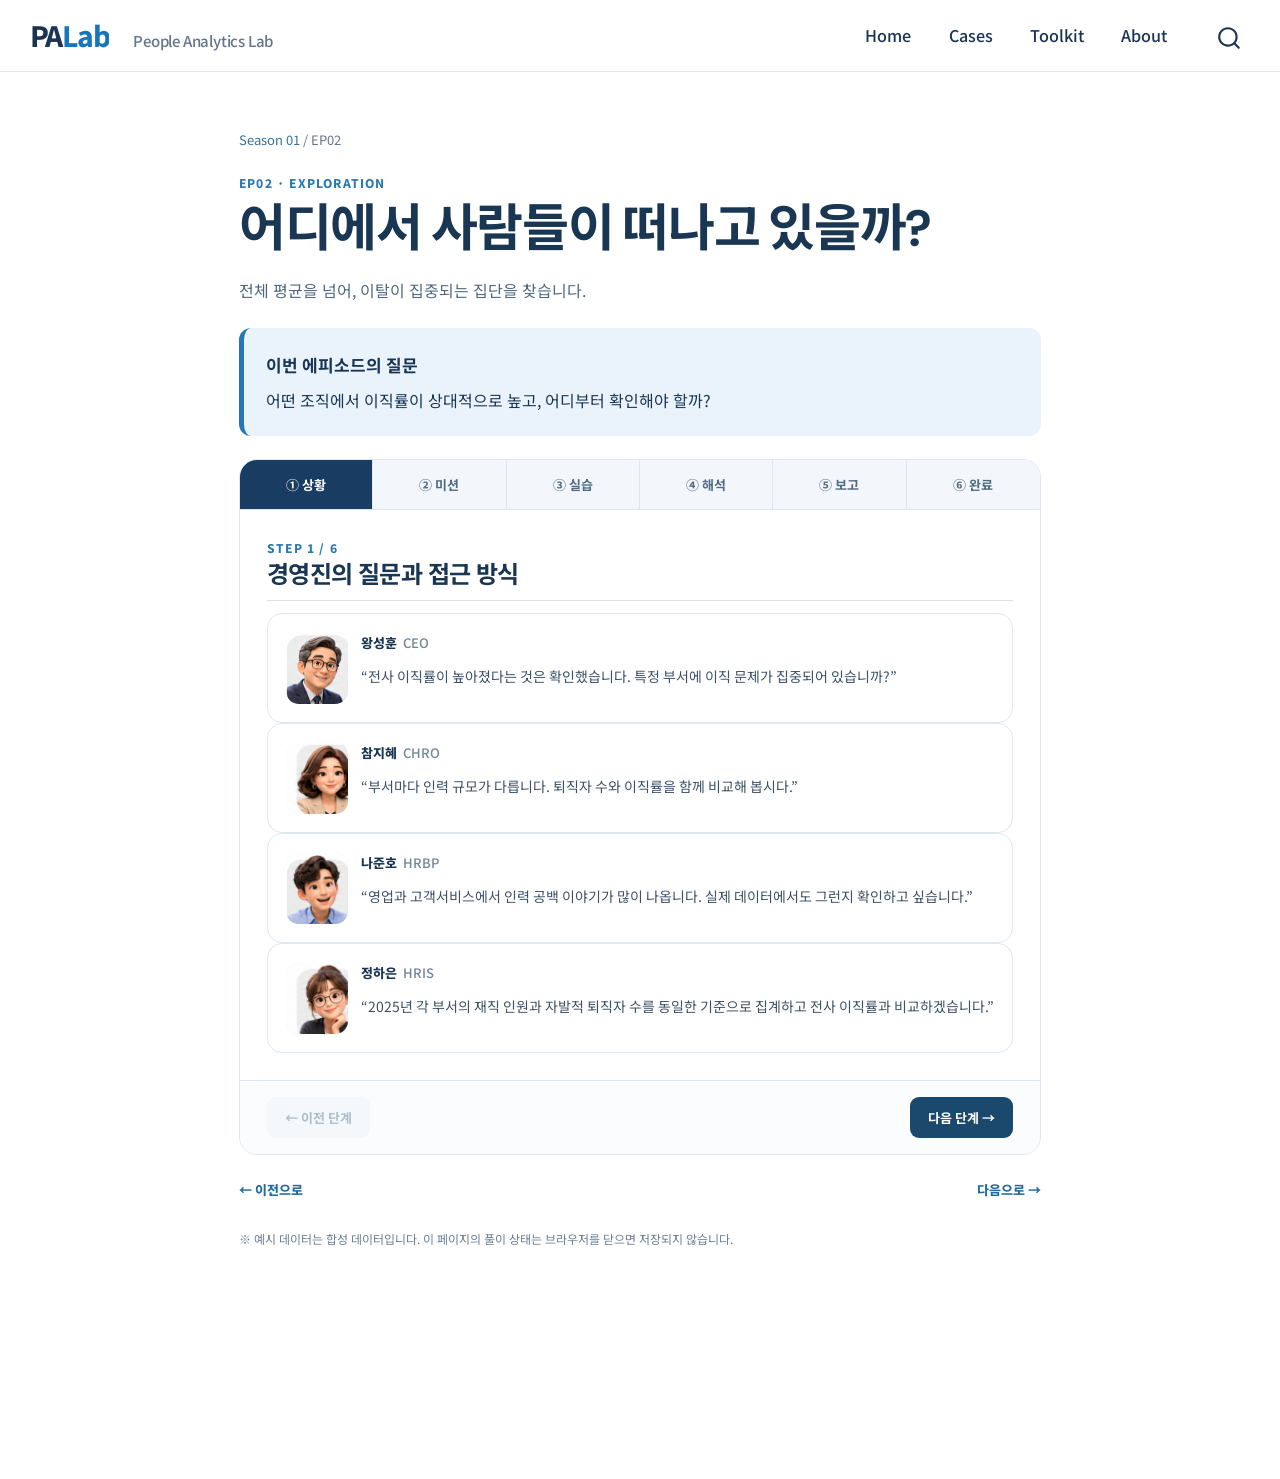
<file: docs/cases/season-01/ep02.html>
<!DOCTYPE html>
<html xmlns="http://www.w3.org/1999/xhtml" lang="en" xml:lang="en"><head>

<meta charset="utf-8">
<meta name="generator" content="quarto-1.11.9">

<meta name="viewport" content="width=device-width, initial-scale=1.0, user-scalable=yes">


<title>EP02 | 어디에서 사람들이 떠나고 있을까? – PALab</title>
<style>
/* Default styles provided by pandoc.
** See https://pandoc.org/MANUAL.html#variables-for-html for config info.
*/
span.smallcaps{font-variant: small-caps;}
div.columns{display: flex; gap: 1.5em;}
div.column{flex: auto;}
@media screen {
div.columns{gap: min(4vw, 1.5em);}
div.column{overflow-x: auto;}
}
div.hanging-indent{margin-left: 1.5em; text-indent: -1.5em;}
ul.task-list{list-style: none;}
ul.task-list li input[type="checkbox"] {
  width: 0.8em;
  margin: 0 0.8em 0.2em -1em; /* quarto-specific, see https://github.com/quarto-dev/quarto-cli/issues/4556 */ 
  vertical-align: middle;
}
</style>


<script src="../../site_libs/quarto-nav/quarto-nav.js"></script>
<script src="../../site_libs/quarto-nav/headroom.min.js"></script>
<script src="../../site_libs/clipboard/clipboard.min.js"></script>
<script src="../../site_libs/quarto-search/autocomplete.umd.js"></script>
<script src="../../site_libs/quarto-search/fuse.min.js"></script>
<script src="../../site_libs/quarto-search/quarto-search.js"></script>
<meta name="quarto:offset" content="../../">
<script src="../../site_libs/quarto-html/quarto.js" type="module"></script>
<script src="../../site_libs/quarto-html/tabsets/tabsets.js" type="module"></script>
<script src="../../site_libs/quarto-html/scrollable-regions/scrollable-regions.js" type="module"></script>
<script src="../../site_libs/quarto-html/popper.min.js"></script>
<script src="../../site_libs/quarto-html/tippy.umd.min.js"></script>
<script src="../../site_libs/quarto-html/anchor.min.js"></script>
<link href="../../site_libs/quarto-html/tippy.css" rel="stylesheet">
<link href="../../site_libs/quarto-html/quarto-syntax-highlighting-63b5708e65d6cd79cd7618c58d0c21e7.css" rel="stylesheet" id="quarto-text-highlighting-styles">
<script src="../../site_libs/bootstrap/bootstrap.min.js"></script>
<link href="../../site_libs/bootstrap/bootstrap-icons.css" rel="stylesheet">
<link href="../../site_libs/bootstrap/bootstrap-667997a87ac983af5cdf63b9a52e4879.min.css" rel="stylesheet" append-hash="true" id="quarto-bootstrap" data-mode="light">
<script id="quarto-search-options" type="application/json">{
  "location": "navbar",
  "copy-button": false,
  "collapse-after": 3,
  "panel-placement": "end",
  "type": "overlay",
  "limit": 50,
  "keyboard-shortcut": [
    "f",
    "/",
    "s"
  ],
  "show-item-context": false,
  "language": {
    "search-no-results-text": "No results",
    "search-matching-documents-text": "matching documents",
    "search-copy-link-title": "Copy link to search",
    "search-hide-matches-text": "Hide additional matches",
    "search-more-match-text": "more match in this document",
    "search-more-matches-text": "more matches in this document",
    "search-clear-button-title": "Clear",
    "search-text-placeholder": "",
    "search-detached-cancel-button-title": "Cancel",
    "search-submit-button-title": "Submit",
    "search-label": "Search"
  }
}</script>


<link rel="stylesheet" href="../../styles/palab.css">
<link rel="stylesheet" href="../../styles/palab-story.css">
</head>

<body class="nav-fixed quarto-light"><a id="quarto-skip-link" class="visually-hidden-focusable" href="#quarto-document-content">Skip to main content</a>

<div id="quarto-search-results"></div>
  <header id="quarto-header" class="headroom fixed-top">
    <nav class="navbar navbar-expand-lg " data-bs-theme="dark" aria-label="Site">
      <div class="navbar-container container-fluid">
      <div class="navbar-brand-container mx-auto">
    <a class="navbar-brand" href="../../index.html">
    <span class="navbar-title">PALab</span>
    </a>
  </div>
          <button class="navbar-toggler" type="button" data-bs-toggle="collapse" data-bs-target="#navbarCollapse" aria-controls="navbarCollapse" aria-expanded="false" aria-label="Toggle navigation" onclick="if (window.quartoToggleHeadroom) { window.quartoToggleHeadroom(); }">
  <span class="navbar-toggler-icon"></span>
</button>
          <div class="collapse navbar-collapse" id="navbarCollapse">
            <ul class="navbar-nav navbar-nav-scroll me-auto">
  <li class="nav-item">
    <a class="nav-link" href="../../index.html"> 
<span class="menu-text">Home</span></a>
  </li>  
  <li class="nav-item">
    <a class="nav-link" href="../../cases/index.html"> 
<span class="menu-text">Cases</span></a>
  </li>  
  <li class="nav-item">
    <a class="nav-link" href="../../toolkit/index.html"> 
<span class="menu-text">Toolkit</span></a>
  </li>  
  <li class="nav-item">
    <a class="nav-link" href="../../about/index.html"> 
<span class="menu-text">About</span></a>
  </li>  
</ul>
          </div> <!-- /navcollapse -->
            <div class="quarto-navbar-tools">
</div>
            <div id="quarto-search" class="" title="Search"></div>
      </div> <!-- /container-fluid -->
    </nav>
</header>
<!-- content -->
<div id="quarto-content" class="quarto-container page-columns page-rows-contents page-layout-full page-navbar">
<!-- sidebar -->
<!-- margin-sidebar -->
    
<!-- main -->
<main class="content column-page" id="quarto-document-content" tabindex="-1"><header id="title-block-header" class="quarto-title-block"><h1 class="title display-7">EP02 | 어디에서 사람들이 떠나고 있을까?</h1></header>

<header id="title-block-header">


</header>


<div class="palab-story">
<p class="crumb"><a href="index.html">Season 01</a> / EP02</p><div class="eyebrow">EP02 · EXPLORATION</div><h1>어디에서 사람들이 떠나고 있을까?</h1><p class="intro">전체 평균을 넘어, 이탈이 집중되는 집단을 찾습니다.</p><div class="mission-banner"><strong>이번 에피소드의 질문</strong><p>어떤 조직에서 이직률이 상대적으로 높고, 어디부터 확인해야 할까?</p></div><div class="learning-frame"><div class="step-nav" role="tablist" aria-label="학습 단계"><button type="button" role="tab" aria-controls="stage-1" aria-selected="false">① 상황</button><button type="button" role="tab" aria-controls="stage-2" aria-selected="false">② 미션</button><button type="button" role="tab" aria-controls="stage-3" aria-selected="false">③ 실습</button><button type="button" role="tab" aria-controls="stage-4" aria-selected="false">④ 해석</button><button type="button" role="tab" aria-controls="stage-5" aria-selected="false">⑤ 보고</button><button type="button" role="tab" aria-controls="stage-6" aria-selected="false">⑥ 완료</button></div><section class="step-pane" id="stage-1"><div class="eyebrow">STEP 1 / 6</div><h2 class="anchored">경영진의 질문과 접근 방식</h2><article class="dialogue"><img class="avatar-photo" src="../../assets/images/season01/wang.png" alt="왕성훈"><div><div class="speaker">왕성훈<span>CEO</span></div><p>“전사 이직률이 높아졌다는 것은 확인했습니다. 특정 부서에 이직 문제가 집중되어 있습니까?”</p></div></article><article class="dialogue"><img class="avatar-photo" src="../../assets/images/season01/cham.png" alt="참지혜"><div><div class="speaker">참지혜<span>CHRO</span></div><p>“부서마다 인력 규모가 다릅니다. 퇴직자 수와 이직률을 함께 비교해 봅시다.”</p></div></article><article class="dialogue"><img class="avatar-photo" src="../../assets/images/season01/na.png" alt="나준호"><div><div class="speaker">나준호<span>HRBP</span></div><p>“영업과 고객서비스에서 인력 공백 이야기가 많이 나옵니다. 실제 데이터에서도 그런지 확인하고 싶습니다.”</p></div></article><article class="dialogue"><img class="avatar-photo" src="../../assets/images/season01/jeong.png" alt="정하은"><div><div class="speaker">정하은<span>HRIS</span></div><p>“2025년 각 부서의 재직 인원과 자발적 퇴직자 수를 동일한 기준으로 집계하고 전사 이직률과 비교하겠습니다.”</p></div></article></section>
<section class="step-pane" id="stage-2"><div class="eyebrow">STEP 2 / 6</div><h2 class="anchored">이번 미션</h2><ol><li>2025년 부서별 연초·연말 및 평균 재직 인원을 산출하세요.</li><li>부서별 자발적 퇴직자 수와 이직률을 계산하세요.</li><li>전사 이직률과 비교하고 우선 검토할 부서 두 곳을 근거와 함께 선정하세요.</li></ol><p class="note">EP01의 집계 기준을 유지하세요. 구체적인 수식은 해석 단계에서 확인할 수 있습니다.</p></section>
<section class="step-pane" id="stage-3"><div class="eyebrow">STEP 3 / 6</div><h2 class="anchored">부서별 이직률 직접 집계</h2><p>EP01과 같은 직원별 원장을 사용합니다.</p><a class="download" href="../../data/mirae_living_hr_raw.csv" download="">직원별 인사 원장 CSV 다운로드 ↓</a><p class="note">기준일 재직: 입사일 ≤ 기준일이며 퇴사일이 비어 있거나 기준일보다 늦은 직원. 이직률 = 자발적 퇴직자 수 ÷ 연초·연말 평균 재직 인원 × 100. 부서 이동은 모델링하지 않았습니다.</p><details><summary>실습 힌트</summary><p>부서 조건은 모든 집계에 적용합니다. 퇴직자 집계에는 기간과 퇴직 유형도 적용하세요. 재직 인원에는 퇴직 유형을 제한하지 않습니다.</p></details><p>직접 계산한 값을 입력하세요. 이직률은 17.29와 같은 숫자 형식으로 입력합니다.</p><div class="table-scroll">
<table class="data-table caption-top table">
<thead>
<tr class="header">
<th data-quarto-table-cell-role="th">부서</th>
<th data-quarto-table-cell-role="th">연초</th>
<th data-quarto-table-cell-role="th">연말</th>
<th data-quarto-table-cell-role="th">평균</th>
<th data-quarto-table-cell-role="th">자발적 퇴직</th>
<th data-quarto-table-cell-role="th">이직률(%)</th>
</tr>
</thead>
<tbody>
<tr class="odd">
<th data-quarto-table-cell-role="th">경영지원</th>
<td><input class="input-answer" style="width:100%;min-width:70px" type="number" min="0" step="any" aria-label="경영지원 연초" data-ep02-key="0-1"></td>
<td><input class="input-answer" style="width:100%;min-width:70px" type="number" min="0" step="any" aria-label="경영지원 연말" data-ep02-key="0-2"></td>
<td><input class="input-answer" style="width:100%;min-width:70px" type="number" min="0" step="any" aria-label="경영지원 평균" data-ep02-key="0-3"></td>
<td><input class="input-answer" style="width:100%;min-width:70px" type="number" min="0" step="any" aria-label="경영지원 자발적 퇴직" data-ep02-key="0-4"></td>
<td><input class="input-answer" style="width:100%;min-width:70px" type="number" min="0" step="any" aria-label="경영지원 이직률(%)" data-ep02-key="0-5"></td>
</tr>
<tr class="even">
<th data-quarto-table-cell-role="th">고객서비스</th>
<td><input class="input-answer" style="width:100%;min-width:70px" type="number" min="0" step="any" aria-label="고객서비스 연초" data-ep02-key="1-1"></td>
<td><input class="input-answer" style="width:100%;min-width:70px" type="number" min="0" step="any" aria-label="고객서비스 연말" data-ep02-key="1-2"></td>
<td><input class="input-answer" style="width:100%;min-width:70px" type="number" min="0" step="any" aria-label="고객서비스 평균" data-ep02-key="1-3"></td>
<td><input class="input-answer" style="width:100%;min-width:70px" type="number" min="0" step="any" aria-label="고객서비스 자발적 퇴직" data-ep02-key="1-4"></td>
<td><input class="input-answer" style="width:100%;min-width:70px" type="number" min="0" step="any" aria-label="고객서비스 이직률(%)" data-ep02-key="1-5"></td>
</tr>
<tr class="odd">
<th data-quarto-table-cell-role="th">생산</th>
<td><input class="input-answer" style="width:100%;min-width:70px" type="number" min="0" step="any" aria-label="생산 연초" data-ep02-key="2-1"></td>
<td><input class="input-answer" style="width:100%;min-width:70px" type="number" min="0" step="any" aria-label="생산 연말" data-ep02-key="2-2"></td>
<td><input class="input-answer" style="width:100%;min-width:70px" type="number" min="0" step="any" aria-label="생산 평균" data-ep02-key="2-3"></td>
<td><input class="input-answer" style="width:100%;min-width:70px" type="number" min="0" step="any" aria-label="생산 자발적 퇴직" data-ep02-key="2-4"></td>
<td><input class="input-answer" style="width:100%;min-width:70px" type="number" min="0" step="any" aria-label="생산 이직률(%)" data-ep02-key="2-5"></td>
</tr>
<tr class="even">
<th data-quarto-table-cell-role="th">연구개발</th>
<td><input class="input-answer" style="width:100%;min-width:70px" type="number" min="0" step="any" aria-label="연구개발 연초" data-ep02-key="3-1"></td>
<td><input class="input-answer" style="width:100%;min-width:70px" type="number" min="0" step="any" aria-label="연구개발 연말" data-ep02-key="3-2"></td>
<td><input class="input-answer" style="width:100%;min-width:70px" type="number" min="0" step="any" aria-label="연구개발 평균" data-ep02-key="3-3"></td>
<td><input class="input-answer" style="width:100%;min-width:70px" type="number" min="0" step="any" aria-label="연구개발 자발적 퇴직" data-ep02-key="3-4"></td>
<td><input class="input-answer" style="width:100%;min-width:70px" type="number" min="0" step="any" aria-label="연구개발 이직률(%)" data-ep02-key="3-5"></td>
</tr>
<tr class="odd">
<th data-quarto-table-cell-role="th">영업</th>
<td><input class="input-answer" style="width:100%;min-width:70px" type="number" min="0" step="any" aria-label="영업 연초" data-ep02-key="4-1"></td>
<td><input class="input-answer" style="width:100%;min-width:70px" type="number" min="0" step="any" aria-label="영업 연말" data-ep02-key="4-2"></td>
<td><input class="input-answer" style="width:100%;min-width:70px" type="number" min="0" step="any" aria-label="영업 평균" data-ep02-key="4-3"></td>
<td><input class="input-answer" style="width:100%;min-width:70px" type="number" min="0" step="any" aria-label="영업 자발적 퇴직" data-ep02-key="4-4"></td>
<td><input class="input-answer" style="width:100%;min-width:70px" type="number" min="0" step="any" aria-label="영업 이직률(%)" data-ep02-key="4-5"></td>
</tr>
</tbody>
</table>
</div><button class="action" id="ep02-check" type="button">중간 계산 및 정답 확인</button><p id="ep02-check-result" class="check-result" aria-live="polite"></p><p>가장 높은 이직률의 부서를 선택하세요.</p><select id="ep02-dept" aria-label="최고 이직률 부서"><option value="">선택</option><option>경영지원</option><option>고객서비스</option><option>생산</option><option>연구개발</option><option>영업</option></select></section>
<section class="step-pane" id="stage-4"><div class="eyebrow">STEP 4 / 6</div><h2 class="anchored">비율과 규모를 함께 읽기</h2><details><summary>정답 및 계산 과정 보기</summary><div class="table-scroll">
<table class="data-table caption-top table">
<thead>
<tr class="header">
<th data-quarto-table-cell-role="th">부서</th>
<th data-quarto-table-cell-role="th">연초</th>
<th data-quarto-table-cell-role="th">연말</th>
<th data-quarto-table-cell-role="th">평균</th>
<th data-quarto-table-cell-role="th">자발적 퇴직</th>
<th data-quarto-table-cell-role="th">이직률(%)</th>
</tr>
</thead>
<tbody>
<tr class="odd">
<td>고객서비스</td>
<td>218</td>
<td>210</td>
<td>214</td>
<td>37</td>
<td>17.29</td>
</tr>
<tr class="even">
<td>영업</td>
<td>211</td>
<td>207</td>
<td>209</td>
<td>33</td>
<td>15.79</td>
</tr>
<tr class="odd">
<td>생산</td>
<td>432</td>
<td>435</td>
<td>433.5</td>
<td>46</td>
<td>10.61</td>
</tr>
<tr class="even">
<td>경영지원</td>
<td>97</td>
<td>106</td>
<td>101.5</td>
<td>10</td>
<td>9.85</td>
</tr>
<tr class="odd">
<td>연구개발</td>
<td>242</td>
<td>242</td>
<td>242</td>
<td>18</td>
<td>7.44</td>
</tr>
<tr class="even">
<th data-quarto-table-cell-role="th">전사</th>
<td>1200</td>
<td>1200</td>
<td>1200</td>
<td>144</td>
<td>12.00</td>
</tr>
</tbody>
</table>
</div><div class="answer-bars"><div><span>고객서비스</span><i style="width:100.00%"></i><b>17.29%</b></div><div><span>영업</span><i style="width:91.32%"></i><b>15.79%</b></div><div><span>생산</span><i style="width:61.37%"></i><b>10.61%</b></div><div><span>경영지원</span><i style="width:56.98%"></i><b>9.85%</b></div><div><span>연구개발</span><i style="width:43.02%"></i><b>7.44%</b></div></div><p>전사 기준 12.00%. 고객서비스는 5.29%p, 영업은 3.79%p 높습니다. 생산은 10.61%로 전사보다 낮지만 퇴직자 수는 46명으로 가장 많습니다.</p></details><details class="excel-guide"><summary>Excel에서 원자료로 재현하기 · 단계별 실습 가이드</summary><h3 class="anchored">1. 원자료와 분석 시트 준비</h3><p>CSV를 UTF-8로 불러오고 날짜가 실제 Excel 날짜인지 확인합니다. 원자료 시트 이름은 raw, 데이터 범위는 2~1595행입니다. A: 사번, B: 입사일, C: 퇴사일, D: 퇴직 유형, E: 부서. 새 시트 A2:A6에 경영지원, 고객서비스, 생산, 연구개발, 영업을 입력하고 H1에 2025를 입력하세요. B~F열은 연초, 연말, 평균, 자발적 퇴직, 이직률 순서입니다.</p><h3 class="anchored">2. 연초·연말 재직 인원: AND와 OR</h3><p>부서와 입사일 조건은 AND입니다. 퇴사일이 기준일보다 늦거나 빈 셀이라는 OR 조건은 서로 겹치지 않는 두 COUNTIFS를 더해 구현합니다. 퇴사일 당일은 재직에서 제외합니다.</p><p><strong>B2 · 연초</strong></p><pre><code>=COUNTIFS(raw!$E$2:$E$1595,$A2,raw!$B$2:$B$1595,"&lt;="&amp;DATE($H$1,1,1),raw!$C$2:$C$1595,"&gt;"&amp;DATE($H$1,1,1))+COUNTIFS(raw!$E$2:$E$1595,$A2,raw!$B$2:$B$1595,"&lt;="&amp;DATE($H$1,1,1),raw!$C$2:$C$1595,"")</code></pre><p><strong>C2 · 연말</strong></p><pre><code>=COUNTIFS(raw!$E$2:$E$1595,$A2,raw!$B$2:$B$1595,"&lt;="&amp;DATE($H$1,12,31),raw!$C$2:$C$1595,"&gt;"&amp;DATE($H$1,12,31))+COUNTIFS(raw!$E$2:$E$1595,$A2,raw!$B$2:$B$1595,"&lt;="&amp;DATE($H$1,12,31),raw!$C$2:$C$1595,"")</code></pre><h3 class="anchored">3. 평균 재직 인원과 자발적 퇴직자 수</h3><p>D2</p><pre><code>=AVERAGE(B2:C2)</code></pre><p>E2 · 부서, 기간 시작, 기간 종료, 퇴직 유형의 네 조건을 모두 충족하는 행을 집계합니다.</p><pre><code>=COUNTIFS(raw!$E$2:$E$1595,$A2,raw!$C$2:$C$1595,"&gt;="&amp;DATE($H$1,1,1),raw!$C$2:$C$1595,"&lt;"&amp;DATE($H$1+1,1,1),raw!$D$2:$D$1595,"자발적 퇴직")</code></pre><p>$A2는 부서 열을 고정하고 행은 변경합니다. $H$1은 연도 셀을 고정합니다. raw 범위는 절대참조로 유지합니다. B2:F2를 6행까지 복사하세요.</p><h3 class="anchored">4. 이직률과 전사 비교</h3><p>F2 · 백분율 서식, 소수 둘째 자리</p><pre><code>=E2/D2</code></pre><p>전사 이직률은 <code>=SUM(E2:E6)/SUM(D2:D6)</code> 입니다. 부서별 이직률의 단순 평균이 아니라 평균 재직 인원으로 가중한 비율입니다.</p><h3 class="anchored">5. 교차 검증과 오류 점검</h3><ul><li>B열과 C열의 합계는 각각 1,200명, E열 합계는 144명인가?</li><li>부서명과 자발적 퇴직의 표기가 원자료와 일치하는가?</li><li>날짜가 텍스트로 저장되거나 퇴사일 빈 셀이 누락되지 않았는가?</li><li>재직 인원 집계에 퇴직 유형 조건을 잘못 적용하지 않았는가?</li></ul><p class="note">실제 기업에서는 부서 이동 이력과 기준일별 소속을 별도로 확인해야 합니다. 이 데이터는 직원당 한 행이며 부서 이동을 모델링하지 않습니다.</p></details><p>이직률과 퇴직자 수는 다른 관점입니다. 높은 이직률은 상대적 이탈 수준을, 많은 퇴직자 수는 인력 공백의 규모를 살펴보는 출발점입니다. 2025년 부서별 비교만으로 어느 부서의 이직률이 전년보다 상승했는지 또는 상승 원인을 확정할 수 없습니다.</p></section>
<section class="step-pane" id="stage-5"><div class="eyebrow">STEP 5 / 6</div><h2 class="anchored">경영진에게 보고하기</h2><p>경영진에게 분석 목적, 주요 수치, 우선 검토 부서 두 곳과 근거, 후속 분석 과제를 보고하세요.</p><label class="report-label" for="ep02-report">나의 경영진 보고</label><textarea class="report-input" id="ep02-report" rows="8" placeholder="경영진에게 보고하듯 작성하세요."></textarea><p class="report-meta"><span id="ep02-count">0자</span> · 서버에 전송되지 않습니다.</p><button class="action" id="ep02-submit" disabled="" type="button">보고 완료 · 멘토 가이드 보기</button><div class="report-feedback" id="ep02-feedback" hidden=""><h3 class="anchored">PALab 멘토의 보고 예시</h3><p><strong>2025년 부서별 자발적 이직률 진단</strong></p><p>전사 자발적 이직률은 12.00%입니다. 고객서비스(17.29%, 37명)와 영업(15.79%, 33명)은 전사보다 각각 5.29%p, 3.79%p 높아 상대적 이탈 수준을 기준으로 우선 검토할 것을 제안합니다. 두 부서의 퇴직자는 70명으로 전사 144명의 약 48.6%입니다. 생산은 이직률 10.61%이나 퇴직자가 46명으로 가장 많아 인력 공백 규모도 별도로 점검할 필요가 있습니다.</p><p>다만 이 결과만으로 부서별 이직률의 상승 여부나 원인을 확정할 수 없습니다. 부서별 과거 추이와 근속, 직급, 보상 만족도 등 관련 요인을 추가로 살펴보겠습니다.</p><h3 class="anchored">보고서 해설 및 자기평가</h3><p>상대적 이탈 수준을 우선 기준으로 삼은 예시입니다. 사업상 영향과 퇴직자 규모를 근거로 다른 우선순위를 제안할 수도 있습니다.</p><div class="checklist report-checklist"><label><input type="checkbox">전사 및 부서별 수치를 정확히 제시했다.</label><label><input type="checkbox">이직률과 퇴직자 규모를 구분했다.</label><label><input type="checkbox">우선 검토 부서와 선정 근거를 설명했다.</label><label><input type="checkbox">원인을 단정하지 않고 후속 과제를 제안했다.</label></div><p id="ep02-self" class="report-meta">자기점검 0/4개</p><details><summary>내가 작성한 보고서 다시 보기</summary><p class="report-copy" id="ep02-copy"></p></details></div></section>
<section class="step-pane" id="stage-6"><div class="eyebrow">STEP 6 / 6</div><h2 class="anchored">학습 완료 · 다음 분석으로</h2><article class="dialogue"><img class="avatar-photo" src="../../assets/images/season01/wang.png" alt="왕성훈"><div><div class="speaker">왕성훈<span>CEO</span></div><p>“어느 부서를 먼저 살펴볼지 알겠습니다. 이제 이직과 관련된 요인을 확인해 봅시다.”</p></div></article><div class="checklist"><label><input type="checkbox">다중 조건 집계를 재현할 수 있다.</label><label><input type="checkbox">부서별 합계와 전사 결과를 교차 검증했다.</label><label><input type="checkbox">비율과 규모를 구분해 보고했다.</label></div><p><strong>산출물:</strong> 부서별 이직률 분석표와 경영진 보고서</p></section>
<div class="step-actions"><button type="button" class="action secondary prev-step">← 이전 단계</button><button type="button" class="action next-step">다음 단계 →</button></div></div><nav class="ep-nav"><a href="ep01.html">← 이전으로</a><a href="ep03.html">다음으로 →</a></nav><p class="footer-hint">※ 예시 데이터는 합성 데이터입니다. 이 페이지의 풀이 상태는 브라우저를 닫으면 저장되지 않습니다.</p>
</div>
<script src="../../scripts/palab-ep02.js" defer=""></script>
<script src="../../scripts/palab-learning.js" defer=""></script>



</main> <!-- /main -->
<script id="quarto-html-after-body" type="application/javascript">
  window.document.addEventListener("DOMContentLoaded", function (event) {
    const icon = "";
    const anchorJS = new window.AnchorJS();
    anchorJS.options = {
      placement: 'right',
      icon: icon
    };
    anchorJS.add('.anchored');
    const isCodeAnnotation = (el) => {
      for (const clz of el.classList) {
        if (clz.startsWith('code-annotation-')) {                     
          return true;
        }
      }
      return false;
    }
    const onCopySuccess = function(e) {
      // button target
      const button = e.trigger;
      // don't keep focus
      button.blur();
      // flash "checked"
      button.classList.add('code-copy-button-checked');
      var currentTitle = button.getAttribute("title");
      button.setAttribute("title", "Copied!");
      let tooltip;
      if (window.bootstrap) {
        button.setAttribute("data-bs-toggle", "tooltip");
        button.setAttribute("data-bs-placement", "left");
        button.setAttribute("data-bs-title", "Copied!");
        tooltip = new bootstrap.Tooltip(button, 
          { trigger: "manual", 
            customClass: "code-copy-button-tooltip",
            offset: [0, -8]});
        tooltip.show();    
      }
      setTimeout(function() {
        if (tooltip) {
          tooltip.hide();
          button.removeAttribute("data-bs-title");
          button.removeAttribute("data-bs-toggle");
          button.removeAttribute("data-bs-placement");
        }
        button.setAttribute("title", currentTitle);
        button.classList.remove('code-copy-button-checked');
      }, 1000);
      // clear code selection
      e.clearSelection();
    }
    const getTextToCopy = function(trigger) {
      const outerScaffold = trigger.parentElement.cloneNode(true);
      const codeEl = outerScaffold.querySelector('code');
      for (const childEl of codeEl.children) {
        if (isCodeAnnotation(childEl)) {
          childEl.remove();
        }
      }
      return codeEl.innerText;
    }
    const clipboard = new window.ClipboardJS('.code-copy-button:not([data-in-quarto-modal])', {
      text: getTextToCopy
    });
    clipboard.on('success', onCopySuccess);
    if (window.document.getElementById('quarto-embedded-source-code-modal')) {
      const clipboardModal = new window.ClipboardJS('.code-copy-button[data-in-quarto-modal]', {
        text: getTextToCopy,
        container: window.document.getElementById('quarto-embedded-source-code-modal')
      });
      clipboardModal.on('success', onCopySuccess);
    }
      var localhostRegex = new RegExp(/^(?:http|https):\/\/localhost\:?[0-9]*\//);
      var mailtoRegex = new RegExp(/^mailto:/);
        var filterRegex = new RegExp('/' + window.location.host + '/');
      var isInternal = (href) => {
          return filterRegex.test(href) || localhostRegex.test(href) || mailtoRegex.test(href);
      }
      // Inspect non-navigation links and adorn them if external
      window.quartoDecorateExternalLinks = function (root) {
     var links = (root || window.document).querySelectorAll('a[href]:not(.nav-link):not(.navbar-brand):not(.toc-action):not(.sidebar-link):not(.sidebar-item-toggle):not(.pagination-link):not(.no-external):not([aria-hidden]):not(.dropdown-item):not(.quarto-navigation-tool):not(.about-link)');
      for (var i=0; i<links.length; i++) {
        const link = links[i];
        if (!isInternal(link.href)) {
          // undo the damage that might have been done by quarto-nav.js in the case of
          // links that we want to consider external
          if (link.dataset.originalHref !== undefined) {
            link.href = link.dataset.originalHref;
          }
          if (!link.classList.contains('no-external-icon')) {
          }
        }
      }
      };
      window.quartoDecorateExternalLinks(window.document);
    // Esc closes the popup (WCAG 1.4.13) and focus leaving both trigger and
    // popup closes it (WCAG 2.4.11); tippy handles neither for interactive popups.
    const hideOnEscAndFocusOut = {
      name: 'hideOnEscAndFocusOut',
      defaultValue: true,
      fn(instance) {
        const dismiss = () => {
          // A show scheduled by the trigger delay would otherwise reopen it
          instance.clearDelayTimeouts();
          instance.hide();
        };
        const onKeyDown = (event) => {
          if (event.key !== 'Escape') {
            return;
          }
          // Keep Esc from also reaching page handlers (e.g. reveal.js overview),
          // except an open reveal.js slide menu, which Esc should close too.
          // The menu handles keys only when its keyboard option is on.
          const menuHandlesEsc = window.Reveal?.getPlugin?.('menu')?.isOpen() &&
            window.Reveal.getConfig().menu?.keyboard !== false;
          if (!menuHandlesEsc) {
            event.stopPropagation();
          }
          if (instance.popper.contains(window.document.activeElement)) {
            // Disabled while refocusing so the focus trigger does not reopen it
            instance.disable();
            instance.reference.focus();
            instance.enable();
          }
          dismiss();
        };
        const onFocusOut = (event) => {
          const target = event.relatedTarget;
          if (target && !instance.reference.contains(target) &&
              !instance.popper.contains(target)) {
            dismiss();
          }
        };
        // On the trigger too: a click trigger (code-annotations: select) has no
        // blur handling. Attached for the instance's lifetime so leaving the
        // trigger also cancels a show still pending on the trigger delay.
        instance.reference.addEventListener('focusout', onFocusOut);
        return {
          onShow() {
            window.document.addEventListener('keydown', onKeyDown, true);
            instance.popper.addEventListener('focusout', onFocusOut);
          },
          onHide() {
            window.document.removeEventListener('keydown', onKeyDown, true);
            instance.popper.removeEventListener('focusout', onFocusOut);
          },
          onDestroy() {
            instance.reference.removeEventListener('focusout', onFocusOut);
          },
        };
      },
    };
    function tippyHover(el, contentFn, onTriggerFn, onUntriggerFn) {
      const config = {
        allowHTML: true,
        maxWidth: 500,
        delay: 100,
        arrow: false,
        appendTo: function(el) {
            return el.parentElement;
        },
        interactive: true,
        interactiveBorder: 10,
        theme: 'quarto',
        placement: 'bottom-start',
        plugins: [hideOnEscAndFocusOut],
      };
      if (contentFn) {
        config.content = contentFn;
      }
      if (onTriggerFn) {
        config.onTrigger = onTriggerFn;
      }
      if (onUntriggerFn) {
        config.onUntrigger = onUntriggerFn;
      }
      window.tippy(el, config); 
    }
    const noterefs = window.document.querySelectorAll('a[role="doc-noteref"]');
    for (var i=0; i<noterefs.length; i++) {
      const ref = noterefs[i];
      tippyHover(ref, function() {
        // use id or data attribute instead here
        let href = ref.getAttribute('data-footnote-href') || ref.getAttribute('href');
        try { href = new URL(href).hash; } catch {}
        const id = href.replace(/^#\/?/, "");
        const note = window.document.getElementById(id);
        if (note) {
          return note.innerHTML;
        } else {
          return "";
        }
      });
    }
    const xrefs = window.document.querySelectorAll('a.quarto-xref');
    const processXRef = (id, note) => {
      // Strip column container classes
      const stripColumnClz = (el) => {
        el.classList.remove("page-full", "page-columns");
        if (el.children) {
          for (const child of el.children) {
            stripColumnClz(child);
          }
        }
      }
      stripColumnClz(note)
      if (id === null || id.startsWith('sec-')) {
        // Special case sections, only their first couple elements
        const container = document.createElement("div");
        if (note.children && note.children.length > 2) {
          container.appendChild(note.children[0].cloneNode(true));
          for (let i = 1; i < note.children.length; i++) {
            const child = note.children[i];
            if (child.tagName === "P" && child.innerText === "") {
              continue;
            } else {
              container.appendChild(child.cloneNode(true));
              break;
            }
          }
          if (window.Quarto?.typesetMath) {
            window.Quarto.typesetMath(container);
          }
          return container.innerHTML
        } else {
          if (window.Quarto?.typesetMath) {
            window.Quarto.typesetMath(note);
          }
          return note.innerHTML;
        }
      } else {
        // Remove any anchor links if they are present
        const anchorLink = note.querySelector('a.anchorjs-link');
        if (anchorLink) {
          anchorLink.remove();
        }
        if (window.Quarto?.typesetMath) {
          window.Quarto.typesetMath(note);
        }
        if (note.classList.contains("callout")) {
          return note.outerHTML;
        } else {
          return note.innerHTML;
        }
      }
    }
    for (var i=0; i<xrefs.length; i++) {
      const xref = xrefs[i];
      tippyHover(xref, undefined, function(instance) {
        instance.disable();
        let url = xref.getAttribute('href');
        let hash = undefined; 
        if (url.startsWith('#')) {
          hash = url;
        } else {
          try { hash = new URL(url).hash; } catch {}
        }
        if (hash) {
          const id = hash.replace(/^#\/?/, "");
          const note = window.document.getElementById(id);
          if (note !== null) {
            try {
              const html = processXRef(id, note.cloneNode(true));
              instance.setContent(html);
            } finally {
              instance.enable();
              instance.show();
            }
          } else {
            // See if we can fetch this
            fetch(url.split('#')[0])
            .then(res => res.text())
            .then(html => {
              const parser = new DOMParser();
              const htmlDoc = parser.parseFromString(html, "text/html");
              const note = htmlDoc.getElementById(id);
              if (note !== null) {
                const html = processXRef(id, note);
                instance.setContent(html);
              } 
            }).finally(() => {
              instance.enable();
              instance.show();
            });
          }
        } else {
          // See if we can fetch a full url (with no hash to target)
          // This is a special case and we should probably do some content thinning / targeting
          fetch(url)
          .then(res => res.text())
          .then(html => {
            const parser = new DOMParser();
            const htmlDoc = parser.parseFromString(html, "text/html");
            const note = htmlDoc.querySelector('main.content');
            if (note !== null) {
              // This should only happen for chapter cross references
              // (since there is no id in the URL)
              // remove the first header
              if (note.children.length > 0 && note.children[0].tagName === "HEADER") {
                note.children[0].remove();
              }
              const html = processXRef(null, note);
              instance.setContent(html);
            } 
          }).finally(() => {
            instance.enable();
            instance.show();
          });
        }
      }, function(instance) {
      });
    }
        let selectedAnnoteEl;
        const selectorForAnnotation = ( cell, annotation) => {
          let cellAttr = 'data-code-cell="' + cell + '"';
          let lineAttr = 'data-code-annotation="' +  annotation + '"';
          const selector = 'span[' + cellAttr + '][' + lineAttr + ']';
          return selector;
        }
        const selectCodeLines = (annoteEl) => {
          const doc = window.document;
          const targetCell = annoteEl.getAttribute("data-target-cell");
          const targetAnnotation = annoteEl.getAttribute("data-target-annotation");
          const annoteSpan = window.document.querySelector(selectorForAnnotation(targetCell, targetAnnotation));
          const lines = annoteSpan.getAttribute("data-code-lines").split(",");
          const lineIds = lines.map((line) => {
            return targetCell + "-" + line;
          })
          // Each band is positioned against its own containing block, which is
          // not the offsetParent of the lines, so place it from client rects.
          const placeBand = (band, firstEl, lastEl, codeBlock) => {
            const container = band.offsetParent;
            if (container === null) {
              return;
            }
            const containerRect = container.getBoundingClientRect();
            // Reveal.js scales slides with a transform, so convert client
            // pixels back to the CSS pixels of the container.
            const scale = containerRect.height / container.offsetHeight || 1;
            const firstRect = firstEl.getBoundingClientRect();
            const lastRect = lastEl.getBoundingClientRect();
            const top = (firstRect.top - containerRect.top) / scale - container.clientTop + container.scrollTop;
            const height = (lastRect.bottom - firstRect.top) / scale;
            band.style.top = top - 2 + "px";
            band.style.height = height + 4 + "px";
            if (codeBlock) {
              // Without the copy button wrapper, the containing block is wider
              // than the code block, so span the code block explicitly.
              const blockRect = codeBlock.getBoundingClientRect();
              band.style.left = (blockRect.left - containerRect.left) / scale - container.clientLeft + container.scrollLeft + "px";
              band.style.width = blockRect.width / scale + "px";
            }
          };
          if (lineIds.length > 0) {
            const el = window.document.getElementById(lineIds[0]);
            const lastEl = window.document.getElementById(lineIds[lineIds.length - 1]);
            const parent = el.parentElement.parentElement;
            // cook up a div (if necessary) and position it
            let div = window.document.getElementById("code-annotation-line-highlight");
            if (div === null) {
              div = window.document.createElement("div");
              div.setAttribute("id", "code-annotation-line-highlight");
              div.style.position = 'absolute';
              parent.appendChild(div);
            }
            placeBand(div, el, lastEl, parent.closest("div.sourceCode") || parent);
            let gutterDiv = window.document.getElementById("code-annotation-line-highlight-gutter");
            if (gutterDiv === null) {
              gutterDiv = window.document.createElement("div");
              gutterDiv.setAttribute("id", "code-annotation-line-highlight-gutter");
              gutterDiv.style.position = 'absolute';
              const codeCell = window.document.getElementById(targetCell);
              const gutter = codeCell.querySelector('.code-annotation-gutter');
              gutter.appendChild(gutterDiv);
            }
            placeBand(gutterDiv, el, lastEl);
            selectedAnnoteEl = annoteEl;
          }
        };
        const unselectCodeLines = () => {
          const elementsIds = ["code-annotation-line-highlight", "code-annotation-line-highlight-gutter"];
          elementsIds.forEach((elId) => {
            const div = window.document.getElementById(elId);
            if (div) {
              div.remove();
            }
          });
          selectedAnnoteEl = undefined;
        };
          // Handle positioning of the toggle
      window.addEventListener(
        "resize",
        throttle(() => {
          elRect = undefined;
          if (selectedAnnoteEl) {
            selectCodeLines(selectedAnnoteEl);
          }
        }, 10)
      );
      function throttle(fn, ms) {
      let throttle = false;
      let timer;
        return (...args) => {
          if(!throttle) { // first call gets through
              fn.apply(this, args);
              throttle = true;
          } else { // all the others get throttled
              if(timer) clearTimeout(timer); // cancel #2
              timer = setTimeout(() => {
                fn.apply(this, args);
                timer = throttle = false;
              }, ms);
          }
        };
      }
        // Attach click handler to the DT
        const annoteDls = window.document.querySelectorAll('dt[data-target-cell]');
        for (const annoteDlNode of annoteDls) {
          annoteDlNode.addEventListener('click', (event) => {
            const clickedEl = event.target;
            if (clickedEl !== selectedAnnoteEl) {
              unselectCodeLines();
              const activeEl = window.document.querySelector('dt[data-target-cell].code-annotation-active');
              if (activeEl) {
                activeEl.classList.remove('code-annotation-active');
              }
              selectCodeLines(clickedEl);
              clickedEl.classList.add('code-annotation-active');
            } else {
              // Unselect the line
              unselectCodeLines();
              clickedEl.classList.remove('code-annotation-active');
            }
          });
        }
    const findCites = (el) => {
      const parentEl = el.parentElement;
      if (parentEl) {
        const cites = parentEl.dataset.cites;
        if (cites) {
          return {
            el,
            cites: cites.split(' ')
          };
        } else {
          return findCites(el.parentElement)
        }
      } else {
        return undefined;
      }
    };
    var bibliorefs = window.document.querySelectorAll('a[role="doc-biblioref"]');
    for (var i=0; i<bibliorefs.length; i++) {
      const ref = bibliorefs[i];
      const citeInfo = findCites(ref);
      if (citeInfo) {
        tippyHover(citeInfo.el, function() {
          var popup = window.document.createElement('div');
          citeInfo.cites.forEach(function(cite) {
            var citeDiv = window.document.createElement('div');
            citeDiv.classList.add('hanging-indent');
            citeDiv.classList.add('csl-entry');
            var biblioDiv = window.document.getElementById('ref-' + cite);
            if (biblioDiv) {
              citeDiv.innerHTML = biblioDiv.innerHTML;
            }
            popup.appendChild(citeDiv);
          });
          return popup.innerHTML;
        });
      }
    }
  });
  </script>
  <script type="application/javascript">
  window.quartoScrollableRegionsLabels = {"code":"Scrollable code","output":"Scrollable output"};
  </script>
</div> <!-- /content -->




</body></html>
</file>
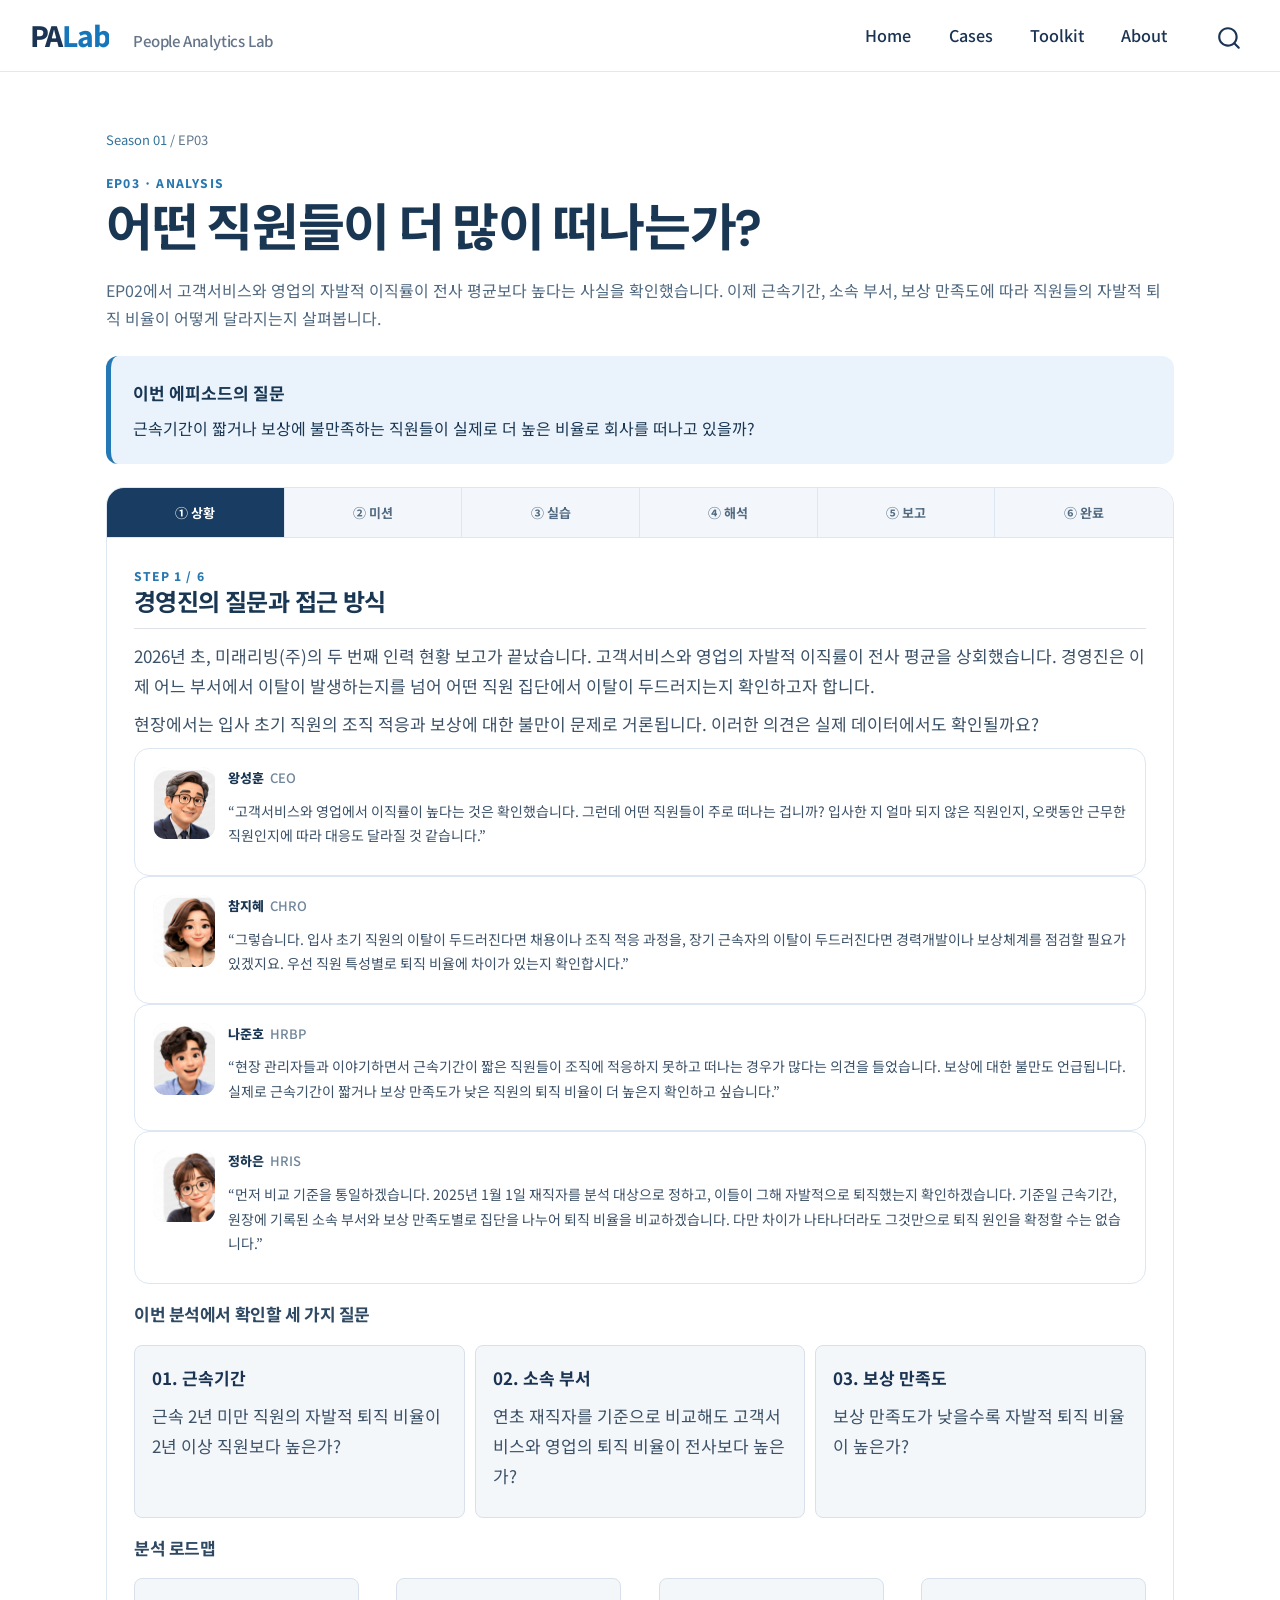
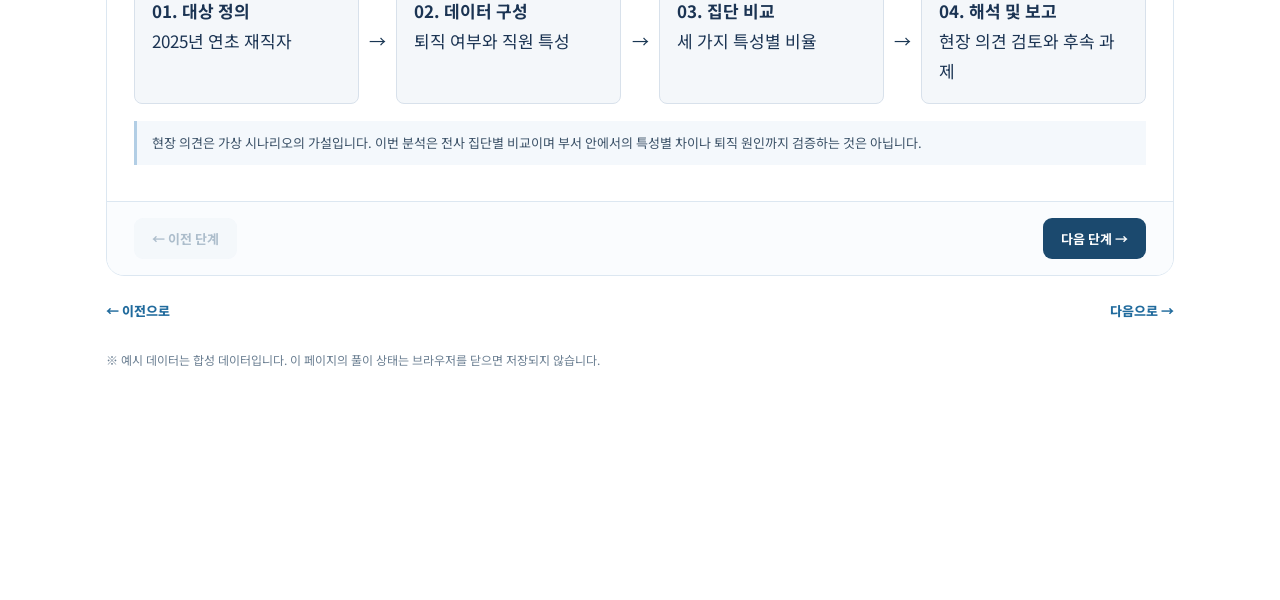
<file: docs/cases/season-01/ep03.html>
<!DOCTYPE html>
<html xmlns="http://www.w3.org/1999/xhtml" lang="en" xml:lang="en"><head>

<meta charset="utf-8">
<meta name="generator" content="quarto-1.11.9">

<meta name="viewport" content="width=device-width, initial-scale=1.0, user-scalable=yes">


<title>EP03 | 어떤 직원들이 더 많이 떠나는가? – PALab</title>
<style>
/* Default styles provided by pandoc.
** See https://pandoc.org/MANUAL.html#variables-for-html for config info.
*/
span.smallcaps{font-variant: small-caps;}
div.columns{display: flex; gap: 1.5em;}
div.column{flex: auto;}
@media screen {
div.columns{gap: min(4vw, 1.5em);}
div.column{overflow-x: auto;}
}
div.hanging-indent{margin-left: 1.5em; text-indent: -1.5em;}
ul.task-list{list-style: none;}
ul.task-list li input[type="checkbox"] {
  width: 0.8em;
  margin: 0 0.8em 0.2em -1em; /* quarto-specific, see https://github.com/quarto-dev/quarto-cli/issues/4556 */ 
  vertical-align: middle;
}
</style>


<script src="../../site_libs/quarto-nav/quarto-nav.js"></script>
<script src="../../site_libs/quarto-nav/headroom.min.js"></script>
<script src="../../site_libs/clipboard/clipboard.min.js"></script>
<script src="../../site_libs/quarto-search/autocomplete.umd.js"></script>
<script src="../../site_libs/quarto-search/fuse.min.js"></script>
<script src="../../site_libs/quarto-search/quarto-search.js"></script>
<meta name="quarto:offset" content="../../">
<script src="../../site_libs/quarto-html/quarto.js" type="module"></script>
<script src="../../site_libs/quarto-html/tabsets/tabsets.js" type="module"></script>
<script src="../../site_libs/quarto-html/scrollable-regions/scrollable-regions.js" type="module"></script>
<script src="../../site_libs/quarto-html/popper.min.js"></script>
<script src="../../site_libs/quarto-html/tippy.umd.min.js"></script>
<script src="../../site_libs/quarto-html/anchor.min.js"></script>
<link href="../../site_libs/quarto-html/tippy.css" rel="stylesheet">
<link href="../../site_libs/quarto-html/quarto-syntax-highlighting-63b5708e65d6cd79cd7618c58d0c21e7.css" rel="stylesheet" id="quarto-text-highlighting-styles">
<script src="../../site_libs/bootstrap/bootstrap.min.js"></script>
<link href="../../site_libs/bootstrap/bootstrap-icons.css" rel="stylesheet">
<link href="../../site_libs/bootstrap/bootstrap-667997a87ac983af5cdf63b9a52e4879.min.css" rel="stylesheet" append-hash="true" id="quarto-bootstrap" data-mode="light">
<script id="quarto-search-options" type="application/json">{
  "location": "navbar",
  "copy-button": false,
  "collapse-after": 3,
  "panel-placement": "end",
  "type": "overlay",
  "limit": 50,
  "keyboard-shortcut": [
    "f",
    "/",
    "s"
  ],
  "show-item-context": false,
  "language": {
    "search-no-results-text": "No results",
    "search-matching-documents-text": "matching documents",
    "search-copy-link-title": "Copy link to search",
    "search-hide-matches-text": "Hide additional matches",
    "search-more-match-text": "more match in this document",
    "search-more-matches-text": "more matches in this document",
    "search-clear-button-title": "Clear",
    "search-text-placeholder": "",
    "search-detached-cancel-button-title": "Cancel",
    "search-submit-button-title": "Submit",
    "search-label": "Search"
  }
}</script>


<link rel="stylesheet" href="../../styles/palab.css">
<link rel="stylesheet" href="../../styles/palab-story.css">
<link rel="stylesheet" href="../../styles/palab-ep03.css">
</head>

<body class="nav-fixed quarto-light"><a id="quarto-skip-link" class="visually-hidden-focusable" href="#quarto-document-content">Skip to main content</a>

<div id="quarto-search-results"></div>
  <header id="quarto-header" class="headroom fixed-top">
    <nav class="navbar navbar-expand-lg " data-bs-theme="dark" aria-label="Site">
      <div class="navbar-container container-fluid">
      <div class="navbar-brand-container mx-auto">
    <a class="navbar-brand" href="../../index.html">
    <span class="navbar-title">PALab</span>
    </a>
  </div>
          <button class="navbar-toggler" type="button" data-bs-toggle="collapse" data-bs-target="#navbarCollapse" aria-controls="navbarCollapse" aria-expanded="false" aria-label="Toggle navigation" onclick="if (window.quartoToggleHeadroom) { window.quartoToggleHeadroom(); }">
  <span class="navbar-toggler-icon"></span>
</button>
          <div class="collapse navbar-collapse" id="navbarCollapse">
            <ul class="navbar-nav navbar-nav-scroll me-auto">
  <li class="nav-item">
    <a class="nav-link" href="../../index.html"> 
<span class="menu-text">Home</span></a>
  </li>  
  <li class="nav-item">
    <a class="nav-link" href="../../cases/index.html"> 
<span class="menu-text">Cases</span></a>
  </li>  
  <li class="nav-item">
    <a class="nav-link" href="../../toolkit/index.html"> 
<span class="menu-text">Toolkit</span></a>
  </li>  
  <li class="nav-item">
    <a class="nav-link" href="../../about/index.html"> 
<span class="menu-text">About</span></a>
  </li>  
</ul>
          </div> <!-- /navcollapse -->
            <div class="quarto-navbar-tools">
</div>
            <div id="quarto-search" class="" title="Search"></div>
      </div> <!-- /container-fluid -->
    </nav>
</header>
<!-- content -->
<div id="quarto-content" class="quarto-container page-columns page-rows-contents page-layout-full page-navbar">
<!-- sidebar -->
<!-- margin-sidebar -->
    
<!-- main -->
<main class="content column-page" id="quarto-document-content" tabindex="-1"><header id="title-block-header" class="quarto-title-block"><h1 class="title display-7">EP03 | 어떤 직원들이 더 많이 떠나는가?</h1></header>

<header id="title-block-header">


</header>


<div class="palab-story">
<p class="crumb"><a href="index.html">Season 01</a> / EP03</p><div class="eyebrow">EP03 · ANALYSIS</div><h1>어떤 직원들이 더 많이 떠나는가?</h1><p class="intro">EP02에서 고객서비스와 영업의 자발적 이직률이 전사 평균보다 높다는 사실을 확인했습니다. 이제 근속기간, 소속 부서, 보상 만족도에 따라 직원들의 자발적 퇴직 비율이 어떻게 달라지는지 살펴봅니다.</p><div class="mission-banner"><strong>이번 에피소드의 질문</strong><p>근속기간이 짧거나 보상에 불만족하는 직원들이 실제로 더 높은 비율로 회사를 떠나고 있을까?</p></div><div class="learning-frame"><div class="step-nav" role="tablist" aria-label="학습 단계"><button type="button" role="tab" aria-controls="stage-1" aria-selected="false">① 상황</button><button type="button" role="tab" aria-controls="stage-2" aria-selected="false">② 미션</button><button type="button" role="tab" aria-controls="stage-3" aria-selected="false">③ 실습</button><button type="button" role="tab" aria-controls="stage-4" aria-selected="false">④ 해석</button><button type="button" role="tab" aria-controls="stage-5" aria-selected="false">⑤ 보고</button><button type="button" role="tab" aria-controls="stage-6" aria-selected="false">⑥ 완료</button></div><section class="step-pane" id="stage-1"><div class="eyebrow">STEP 1 / 6</div><h2 class="anchored">경영진의 질문과 접근 방식</h2><p>2026년 초, 미래리빙(주)의 두 번째 인력 현황 보고가 끝났습니다. 고객서비스와 영업의 자발적 이직률이 전사 평균을 상회했습니다. 경영진은 이제 어느 부서에서 이탈이 발생하는지를 넘어 어떤 직원 집단에서 이탈이 두드러지는지 확인하고자 합니다.</p><p>현장에서는 입사 초기 직원의 조직 적응과 보상에 대한 불만이 문제로 거론됩니다. 이러한 의견은 실제 데이터에서도 확인될까요?</p><article class="dialogue"><img class="avatar-photo" src="../../assets/images/season01/wang.png" alt="왕성훈"><div><div class="speaker">왕성훈<span>CEO</span></div><p>“고객서비스와 영업에서 이직률이 높다는 것은 확인했습니다. 그런데 어떤 직원들이 주로 떠나는 겁니까? 입사한 지 얼마 되지 않은 직원인지, 오랫동안 근무한 직원인지에 따라 대응도 달라질 것 같습니다.”</p></div></article><article class="dialogue"><img class="avatar-photo" src="../../assets/images/season01/cham.png" alt="참지혜"><div><div class="speaker">참지혜<span>CHRO</span></div><p>“그렇습니다. 입사 초기 직원의 이탈이 두드러진다면 채용이나 조직 적응 과정을, 장기 근속자의 이탈이 두드러진다면 경력개발이나 보상체계를 점검할 필요가 있겠지요. 우선 직원 특성별로 퇴직 비율에 차이가 있는지 확인합시다.”</p></div></article><article class="dialogue"><img class="avatar-photo" src="../../assets/images/season01/na.png" alt="나준호"><div><div class="speaker">나준호<span>HRBP</span></div><p>“현장 관리자들과 이야기하면서 근속기간이 짧은 직원들이 조직에 적응하지 못하고 떠나는 경우가 많다는 의견을 들었습니다. 보상에 대한 불만도 언급됩니다. 실제로 근속기간이 짧거나 보상 만족도가 낮은 직원의 퇴직 비율이 더 높은지 확인하고 싶습니다.”</p></div></article><article class="dialogue"><img class="avatar-photo" src="../../assets/images/season01/jeong.png" alt="정하은"><div><div class="speaker">정하은<span>HRIS</span></div><p>“먼저 비교 기준을 통일하겠습니다. 2025년 1월 1일 재직자를 분석 대상으로 정하고, 이들이 그해 자발적으로 퇴직했는지 확인하겠습니다. 기준일 근속기간, 원장에 기록된 소속 부서와 보상 만족도별로 집단을 나누어 퇴직 비율을 비교하겠습니다. 다만 차이가 나타나더라도 그것만으로 퇴직 원인을 확정할 수는 없습니다.”</p></div></article><h3 class="anchored">이번 분석에서 확인할 세 가지 질문</h3><div class="ep3-compare"><div><strong>01. 근속기간</strong><p>근속 2년 미만 직원의 자발적 퇴직 비율이 2년 이상 직원보다 높은가?</p></div><div><strong>02. 소속 부서</strong><p>연초 재직자를 기준으로 비교해도 고객서비스와 영업의 퇴직 비율이 전사보다 높은가?</p></div><div><strong>03. 보상 만족도</strong><p>보상 만족도가 낮을수록 자발적 퇴직 비율이 높은가?</p></div></div><h3 class="anchored">분석 로드맵</h3><div class="ep3-flow"><div><strong>01. 대상 정의</strong><br>2025년 연초 재직자</div><span aria-hidden="true">→</span><div><strong>02. 데이터 구성</strong><br>퇴직 여부와 직원 특성</div><span aria-hidden="true">→</span><div><strong>03. 집단 비교</strong><br>세 가지 특성별 비율</div><span aria-hidden="true">→</span><div><strong>04. 해석 및 보고</strong><br>현장 의견 검토와 후속 과제</div></div><p class="note">현장 의견은 가상 시나리오의 가설입니다. 이번 분석은 전사 집단별 비교이며 부서 안에서의 특성별 차이나 퇴직 원인까지 검증하는 것은 아닙니다.</p></section>
<section class="step-pane" id="stage-2"><div class="eyebrow">STEP 2 / 6</div><h2 class="anchored">이번 미션</h2><ol><li>2025년 1월 1일 재직자 코호트를 구성하세요.</li><li>2025년 자발적 퇴직 여부(0/1)와 기준일 근속 집단을 생성하세요.</li><li>근속 2년 미만·이상, 부서, 보상 만족도 1~5점별 자발적 퇴직 비율을 비교하세요.</li><li>관찰된 차이와 해석의 한계를 경영진에게 보고하세요.</li></ol><p class="note">분모는 해당 집단의 연초 재직자, 분자는 그중 2025년 자발적 퇴직자입니다. 기타 퇴직은 분자에서 제외합니다. Excel만 사용합니다.</p></section>
<section class="step-pane" id="stage-3"><div class="eyebrow">STEP 3 / 6</div><h2 class="anchored">Excel로 직접 분석하기</h2><p>원자료를 Excel에서 직접 분석하세요. 정답과 완성 수식은 해석 단계에서 확인합니다.</p><a class="download" href="../../data/mirae_living_hr_raw.csv" download="">직원별 인사 원장 CSV 다운로드 ↓</a><h3 class="anchored">1. 분석 대상 만들기</h3><p>CSV를 UTF-8로 가져오고 입사일과 퇴사일이 날짜 형식인지 확인하세요. 직원당 한 행인지 확인한 뒤 기준일 재직 여부를 표시합니다.</p><div class="ep3-flow"><div>전체 원장</div><span>→</span><div>기준일까지 입사</div><span>→</span><div>기준일 재직자</div></div><p>퇴사일이 비어 있거나 기준일보다 늦어야 재직입니다. 중도 입사자는 제외합니다.</p><div class="table-scroll">
<table class="data-table caption-top table">
<thead>
<tr class="header">
<th data-quarto-table-cell-role="th" scope="col">중간 검산 항목</th>
<th data-quarto-table-cell-role="th" scope="col">인원</th>
</tr>
</thead>
<tbody>
<tr class="odd">
<th data-quarto-table-cell-role="th">전체 원장</th>
<td><input class="input-answer" style="width:100%;min-width:75px" type="number" min="0" step="1" aria-label="전체 원장" data-ep03-key="check0"></td>
</tr>
<tr class="even">
<th data-quarto-table-cell-role="th">기준일까지 입사</th>
<td><input class="input-answer" style="width:100%;min-width:75px" type="number" min="0" step="1" aria-label="기준일까지 입사" data-ep03-key="check1"></td>
</tr>
<tr class="odd">
<th data-quarto-table-cell-role="th">기준일 이후 입사</th>
<td><input class="input-answer" style="width:100%;min-width:75px" type="number" min="0" step="1" aria-label="기준일 이후 입사" data-ep03-key="check2"></td>
</tr>
<tr class="even">
<th data-quarto-table-cell-role="th">기준일까지 퇴직한 입사자</th>
<td><input class="input-answer" style="width:100%;min-width:75px" type="number" min="0" step="1" aria-label="기준일까지 퇴직한 입사자" data-ep03-key="check3"></td>
</tr>
<tr class="odd">
<th data-quarto-table-cell-role="th">연초 재직자</th>
<td><input class="input-answer" style="width:100%;min-width:75px" type="number" min="0" step="1" aria-label="연초 재직자" data-ep03-key="check4"></td>
</tr>
<tr class="even">
<th data-quarto-table-cell-role="th">코호트 내 2025년 전체 퇴직</th>
<td><input class="input-answer" style="width:100%;min-width:75px" type="number" min="0" step="1" aria-label="코호트 내 2025년 전체 퇴직" data-ep03-key="check5"></td>
</tr>
<tr class="odd">
<th data-quarto-table-cell-role="th">코호트 내 자발적 퇴직</th>
<td><input class="input-answer" style="width:100%;min-width:75px" type="number" min="0" step="1" aria-label="코호트 내 자발적 퇴직" data-ep03-key="check6"></td>
</tr>
<tr class="even">
<th data-quarto-table-cell-role="th">코호트 내 기타 퇴직</th>
<td><input class="input-answer" style="width:100%;min-width:75px" type="number" min="0" step="1" aria-label="코호트 내 기타 퇴직" data-ep03-key="check7"></td>
</tr>
</tbody>
</table>
</div><h3 class="anchored">2. 분석용 변수 생성</h3><p>연초 재직 여부, 2025년 자발적 퇴직 여부, 기준일 근속 집단을 새 열에 만드세요. 자발적 퇴직은 1, 그 외는 0입니다. 코호트 외 직원은 분석에서 제외하세요.</p><div class="table-scroll">
<table class="data-table caption-top table">
<thead>
<tr class="header">
<th data-quarto-table-cell-role="th" scope="col">가상 예시</th>
<th data-quarto-table-cell-role="th" scope="col">입사일</th>
<th data-quarto-table-cell-role="th" scope="col">퇴사일</th>
<th data-quarto-table-cell-role="th" scope="col">유형</th>
<th data-quarto-table-cell-role="th" scope="col">재직</th>
<th data-quarto-table-cell-role="th" scope="col">퇴직 여부</th>
</tr>
</thead>
<tbody>
<tr class="odd">
<th data-quarto-table-cell-role="th">A</th>
<td>2022-06-01</td>
<td>2025-05-01</td>
<td>자발적 퇴직</td>
<td>1</td>
<td>1</td>
</tr>
<tr class="even">
<th data-quarto-table-cell-role="th">B</th>
<td>2024-06-01</td>
<td>2025-08-01</td>
<td>기타 퇴직</td>
<td>1</td>
<td>0</td>
</tr>
<tr class="odd">
<th data-quarto-table-cell-role="th">C</th>
<td>2025-03-01</td>
<td>—</td>
<td>—</td>
<td>0</td>
<td>제외</td>
</tr>
<tr class="even">
<th data-quarto-table-cell-role="th">D</th>
<td>2020-01-01</td>
<td>—</td>
<td>—</td>
<td>1</td>
<td>0</td>
</tr>
</tbody>
</table>
</div><h3 class="anchored">3. 집단별 비교</h3><p>각 집단의 연초 재직자 수와 자발적 퇴직자 수를 계산하세요. 비율은 12.41처럼 백분율 숫자로 입력합니다.</p><h4 class="anchored">근속기간</h4><div class="table-scroll">
<table class="data-table caption-top table">
<thead>
<tr class="header">
<th data-quarto-table-cell-role="th" scope="col">집단</th>
<th data-quarto-table-cell-role="th" scope="col">연초 재직</th>
<th data-quarto-table-cell-role="th" scope="col">자발적 퇴직</th>
<th data-quarto-table-cell-role="th" scope="col">비율(%)</th>
</tr>
</thead>
<tbody>
<tr class="odd">
<th data-quarto-table-cell-role="th">2년 미만</th>
<td><input class="input-answer" style="width:100%;min-width:75px" type="number" min="0" step="1" aria-label="2년 미만 재직" data-ep03-key="0-0-n"></td>
<td><input class="input-answer" style="width:100%;min-width:75px" type="number" min="0" step="1" aria-label="2년 미만 퇴직" data-ep03-key="0-0-v"></td>
<td><input class="input-answer" style="width:100%;min-width:75px" type="number" min="0" step="0.01" aria-label="2년 미만 비율" data-ep03-key="0-0-r"></td>
</tr>
<tr class="even">
<th data-quarto-table-cell-role="th">2년 이상</th>
<td><input class="input-answer" style="width:100%;min-width:75px" type="number" min="0" step="1" aria-label="2년 이상 재직" data-ep03-key="0-1-n"></td>
<td><input class="input-answer" style="width:100%;min-width:75px" type="number" min="0" step="1" aria-label="2년 이상 퇴직" data-ep03-key="0-1-v"></td>
<td><input class="input-answer" style="width:100%;min-width:75px" type="number" min="0" step="0.01" aria-label="2년 이상 비율" data-ep03-key="0-1-r"></td>
</tr>
</tbody>
</table>
</div><h4 class="anchored">부서</h4><div class="table-scroll">
<table class="data-table caption-top table">
<thead>
<tr class="header">
<th data-quarto-table-cell-role="th" scope="col">집단</th>
<th data-quarto-table-cell-role="th" scope="col">연초 재직</th>
<th data-quarto-table-cell-role="th" scope="col">자발적 퇴직</th>
<th data-quarto-table-cell-role="th" scope="col">비율(%)</th>
</tr>
</thead>
<tbody>
<tr class="odd">
<th data-quarto-table-cell-role="th">경영지원</th>
<td><input class="input-answer" style="width:100%;min-width:75px" type="number" min="0" step="1" aria-label="경영지원 재직" data-ep03-key="1-0-n"></td>
<td><input class="input-answer" style="width:100%;min-width:75px" type="number" min="0" step="1" aria-label="경영지원 퇴직" data-ep03-key="1-0-v"></td>
<td><input class="input-answer" style="width:100%;min-width:75px" type="number" min="0" step="0.01" aria-label="경영지원 비율" data-ep03-key="1-0-r"></td>
</tr>
<tr class="even">
<th data-quarto-table-cell-role="th">고객서비스</th>
<td><input class="input-answer" style="width:100%;min-width:75px" type="number" min="0" step="1" aria-label="고객서비스 재직" data-ep03-key="1-1-n"></td>
<td><input class="input-answer" style="width:100%;min-width:75px" type="number" min="0" step="1" aria-label="고객서비스 퇴직" data-ep03-key="1-1-v"></td>
<td><input class="input-answer" style="width:100%;min-width:75px" type="number" min="0" step="0.01" aria-label="고객서비스 비율" data-ep03-key="1-1-r"></td>
</tr>
<tr class="odd">
<th data-quarto-table-cell-role="th">생산</th>
<td><input class="input-answer" style="width:100%;min-width:75px" type="number" min="0" step="1" aria-label="생산 재직" data-ep03-key="1-2-n"></td>
<td><input class="input-answer" style="width:100%;min-width:75px" type="number" min="0" step="1" aria-label="생산 퇴직" data-ep03-key="1-2-v"></td>
<td><input class="input-answer" style="width:100%;min-width:75px" type="number" min="0" step="0.01" aria-label="생산 비율" data-ep03-key="1-2-r"></td>
</tr>
<tr class="even">
<th data-quarto-table-cell-role="th">연구개발</th>
<td><input class="input-answer" style="width:100%;min-width:75px" type="number" min="0" step="1" aria-label="연구개발 재직" data-ep03-key="1-3-n"></td>
<td><input class="input-answer" style="width:100%;min-width:75px" type="number" min="0" step="1" aria-label="연구개발 퇴직" data-ep03-key="1-3-v"></td>
<td><input class="input-answer" style="width:100%;min-width:75px" type="number" min="0" step="0.01" aria-label="연구개발 비율" data-ep03-key="1-3-r"></td>
</tr>
<tr class="odd">
<th data-quarto-table-cell-role="th">영업</th>
<td><input class="input-answer" style="width:100%;min-width:75px" type="number" min="0" step="1" aria-label="영업 재직" data-ep03-key="1-4-n"></td>
<td><input class="input-answer" style="width:100%;min-width:75px" type="number" min="0" step="1" aria-label="영업 퇴직" data-ep03-key="1-4-v"></td>
<td><input class="input-answer" style="width:100%;min-width:75px" type="number" min="0" step="0.01" aria-label="영업 비율" data-ep03-key="1-4-r"></td>
</tr>
</tbody>
</table>
</div><h4 class="anchored">보상 만족도</h4><div class="table-scroll">
<table class="data-table caption-top table">
<thead>
<tr class="header">
<th data-quarto-table-cell-role="th" scope="col">집단</th>
<th data-quarto-table-cell-role="th" scope="col">연초 재직</th>
<th data-quarto-table-cell-role="th" scope="col">자발적 퇴직</th>
<th data-quarto-table-cell-role="th" scope="col">비율(%)</th>
</tr>
</thead>
<tbody>
<tr class="odd">
<th data-quarto-table-cell-role="th">1점</th>
<td><input class="input-answer" style="width:100%;min-width:75px" type="number" min="0" step="1" aria-label="1점 재직" data-ep03-key="2-0-n"></td>
<td><input class="input-answer" style="width:100%;min-width:75px" type="number" min="0" step="1" aria-label="1점 퇴직" data-ep03-key="2-0-v"></td>
<td><input class="input-answer" style="width:100%;min-width:75px" type="number" min="0" step="0.01" aria-label="1점 비율" data-ep03-key="2-0-r"></td>
</tr>
<tr class="even">
<th data-quarto-table-cell-role="th">2점</th>
<td><input class="input-answer" style="width:100%;min-width:75px" type="number" min="0" step="1" aria-label="2점 재직" data-ep03-key="2-1-n"></td>
<td><input class="input-answer" style="width:100%;min-width:75px" type="number" min="0" step="1" aria-label="2점 퇴직" data-ep03-key="2-1-v"></td>
<td><input class="input-answer" style="width:100%;min-width:75px" type="number" min="0" step="0.01" aria-label="2점 비율" data-ep03-key="2-1-r"></td>
</tr>
<tr class="odd">
<th data-quarto-table-cell-role="th">3점</th>
<td><input class="input-answer" style="width:100%;min-width:75px" type="number" min="0" step="1" aria-label="3점 재직" data-ep03-key="2-2-n"></td>
<td><input class="input-answer" style="width:100%;min-width:75px" type="number" min="0" step="1" aria-label="3점 퇴직" data-ep03-key="2-2-v"></td>
<td><input class="input-answer" style="width:100%;min-width:75px" type="number" min="0" step="0.01" aria-label="3점 비율" data-ep03-key="2-2-r"></td>
</tr>
<tr class="even">
<th data-quarto-table-cell-role="th">4점</th>
<td><input class="input-answer" style="width:100%;min-width:75px" type="number" min="0" step="1" aria-label="4점 재직" data-ep03-key="2-3-n"></td>
<td><input class="input-answer" style="width:100%;min-width:75px" type="number" min="0" step="1" aria-label="4점 퇴직" data-ep03-key="2-3-v"></td>
<td><input class="input-answer" style="width:100%;min-width:75px" type="number" min="0" step="0.01" aria-label="4점 비율" data-ep03-key="2-3-r"></td>
</tr>
<tr class="odd">
<th data-quarto-table-cell-role="th">5점</th>
<td><input class="input-answer" style="width:100%;min-width:75px" type="number" min="0" step="1" aria-label="5점 재직" data-ep03-key="2-4-n"></td>
<td><input class="input-answer" style="width:100%;min-width:75px" type="number" min="0" step="1" aria-label="5점 퇴직" data-ep03-key="2-4-v"></td>
<td><input class="input-answer" style="width:100%;min-width:75px" type="number" min="0" step="0.01" aria-label="5점 비율" data-ep03-key="2-4-r"></td>
</tr>
</tbody>
</table>
</div><button class="action" id="ep03-check" type="button">중간 계산 및 정답 확인</button><p id="ep03-check-result" class="check-result" aria-live="polite"></p><details><summary>막혔을 때 힌트</summary><p>분모는 집단의 모든 연초 재직자입니다. 분자는 같은 집단에서 2025년 자발적 퇴직 여부가 1인 직원입니다. 각 비교표의 분모 합계와 분자 합계가 전사 값과 일치하는지 확인하세요.</p></details></section>
<section class="step-pane" id="stage-4"><div class="eyebrow">STEP 4 / 6</div><h2 class="anchored">분석 과정과 결과 해석</h2><h3 class="anchored">1. 왜 연초 재직자를 고정하는가?</h3><p>코호트(cohort)는 공통 기준을 충족하는 집단입니다. 이번에는 2025년 1월 1일 재직자를 고정하고 그해 말까지 자발적 퇴직이 발생했는지 관찰합니다. 중도 입사자는 관찰 시작점에 없으므로 제외합니다. 모든 직원에게 동일한 관찰 종료일을 적용하지만, 퇴직한 사람은 그 전에 관찰이 끝납니다.</p><figure class="ep3-figure figure"><figcaption>관찰 시작점과 종료점 (가상 예시)</figcaption><svg viewbox="0 0 360 165" role="img" aria-label="A B는 연초 재직, C는 중도 입사로 제외" style="width:100%;max-width:620px"><g fill="currentColor" font-size="11"><text x="95" y="15">2025.01.01</text><text x="275" y="15">2025.12.31</text><text x="5" y="50">직원 A</text><text x="5" y="90">직원 B</text><text x="5" y="130">직원 C</text></g><path d="M95 22V145 M330 22V145" stroke="#8095ab" stroke-dasharray="4 4"></path><path d="M55 46H210 M55 86H330" stroke="#294b70" stroke-width="7" stroke-linecap="round"></path><path d="M170 126H330" stroke="#a8b5c2" stroke-width="7" stroke-linecap="round"></path><circle cx="210" cy="46" r="6" fill="#c07842"></circle></svg><small>남색: 포함 · 회색: 제외 · 주황 점: 퇴직</small></figure><p>EP02의 연간 이직률은 연초·연말 평균 인원을 분모로 사용했습니다. EP03은 고정 코호트의 퇴직 비율입니다. 전사 값이 우연히 12%로 같아도 정의는 다릅니다.</p><h3 class="anchored">2. Excel에서 원자료로 재현하기</h3><p>CSV를 데이터 → 텍스트/CSV에서 가져오고 UTF-8과 날짜 형식을 확인합니다. raw 시트 A~H는 employee_id, hire_date, termination_date, exit_type, department, grade, performance, comp_satisfaction입니다. I~K열을 추가합니다. 2행에 아래 수식을 입력하고 1595행까지 복사하세요. 빈 퇴사일은 실제 빈 셀이어야 합니다.</p><h4 class="anchored">I2 · cohort (연초 재직 여부)</h4><pre><code>=IF(AND(B2&lt;=DATE(2025,1,1),OR(C2="",C2&gt;DATE(2025,1,1))),1,0)</code></pre><p>AND는 두 조건을 모두, OR는 둘 중 하나를 만족하는지 확인합니다. 입사일이 기준일 이하이고 퇴사일이 비어 있거나 기준일 이후이면 1입니다. 퇴사일 당일은 재직에서 제외하는 기존 기준을 유지합니다.</p><h4 class="anchored">J2 · voluntary_2025</h4><pre><code>=IF(I2=0,"",IF(AND(C2&lt;&gt;"",C2&gt;=DATE(2025,1,1),C2&lt;DATE(2026,1,1),D2="자발적 퇴직"),1,0))</code></pre><p>기간의 시작과 끝, 퇴직 유형을 모두 확인합니다. 0은 재직 유지뿐 아니라 기타 퇴직도 포함합니다. 코호트 밖은 빈 값입니다.</p><h4 class="anchored">K2 · tenure_group</h4><pre><code>=IF(I2=0,"",IF(B2&lt;=DATE(2023,1,1),"2년 이상","2년 미만"))</code></pre><p>2025년 1월 1일의 정확히 2년 전은 2023년 1월 1일입니다. 입사일이 이 날짜와 같거나 이전이면 2년 이상입니다. 연말 근속이나 반올림한 근속연수로 분류하지 않습니다. 2년은 탐색을 위한 기준이지 검증된 위험 경계가 아닙니다.</p><div class="ep3-flow"><div>2023.01.01 이전·당일<br><b>2년 이상</b></div><span>│</span><div>이후 ~ 2025.01.01<br><b>2년 미만</b></div></div><h4 class="anchored">중간 검산</h4><div class="table-scroll">
<table class="data-table caption-top table">
<thead>
<tr class="header">
<th data-quarto-table-cell-role="th" scope="col">항목</th>
<th data-quarto-table-cell-role="th" scope="col">정답</th>
</tr>
</thead>
<tbody>
<tr class="odd">
<th data-quarto-table-cell-role="th">전체 원장</th>
<td>1594</td>
</tr>
<tr class="even">
<th data-quarto-table-cell-role="th">기준일까지 입사</th>
<td>1428</td>
</tr>
<tr class="odd">
<th data-quarto-table-cell-role="th">기준일 이후 입사</th>
<td>166</td>
</tr>
<tr class="even">
<th data-quarto-table-cell-role="th">기준일까지 퇴직한 입사자</th>
<td>228</td>
</tr>
<tr class="odd">
<th data-quarto-table-cell-role="th">연초 재직자</th>
<td>1200</td>
</tr>
<tr class="even">
<th data-quarto-table-cell-role="th">코호트 내 2025년 전체 퇴직</th>
<td>166</td>
</tr>
<tr class="odd">
<th data-quarto-table-cell-role="th">코호트 내 자발적 퇴직</th>
<td>144</td>
</tr>
<tr class="even">
<th data-quarto-table-cell-role="th">코호트 내 기타 퇴직</th>
<td>22</td>
</tr>
</tbody>
</table>
</div><div class="ep3-flow"><div>1,594명<br>원장</div><span>→</span><div>1,428명<br>입사 기준 충족</div><span>→</span><div>1,200명<br>재직 코호트</div></div><p>166명은 중도 입사, 228명은 기준일까지 퇴직하여 제외됩니다. 빈 퇴사일인 직원만 세면 연중 퇴직자를 누락합니다.</p><h4 class="anchored">집계 시트 만들기</h4><p>새 시트 A2:A3에 2년 미만, 2년 이상을 입력합니다. B열은 연초 재직, C열은 자발적 퇴직, D열은 비율입니다.</p><pre><code>=COUNTIFS(raw!$I$2:$I$1595,1,raw!$K$2:$K$1595,$A2)</code></pre><pre><code>=COUNTIFS(raw!$I$2:$I$1595,1,raw!$K$2:$K$1595,$A2,raw!$J$2:$J$1595,1)</code></pre><pre><code>=C2/B2</code></pre><p>위 수식은 각각 B2, C2, D2에 입력합니다. D열은 백분율 소수 둘째 자리로 표시합니다. 아래 행에 복사하면 $A2의 행만 바뀝니다. 부서 분석은 별도 시트 A열에 부서명을 입력하고 K 범위를 E 범위로, 만족도 분석은 A열에 숫자 1~5를 입력하고 K 범위를 H 범위로 변경하세요. I와 J 조건은 그대로 유지합니다.</p><h4 class="anchored">피벗 테이블로 교차 검증</h4><p>raw A1:K1595를 선택하고 삽입 → 피벗 테이블을 선택합니다. cohort를 필터에 넣어 1만 선택하고, tenure_group을 행, voluntary_2025를 열, employee_id를 값(개수)에 넣습니다. 값 필드를 한 번 더 추가하여 값 표시 형식 → 행 합계에 대한 백분율을 선택하면 1 열이 집단별 퇴직 비율입니다. 부서와 만족도는 행 필드만 바꿉니다.</p><h3 class="anchored">3. 정답과 결과 해석</h3><h3 class="anchored">근속기간</h3><div class="table-scroll">
<table class="data-table caption-top table">
<thead>
<tr class="header">
<th data-quarto-table-cell-role="th" scope="col">집단</th>
<th data-quarto-table-cell-role="th" scope="col">연초 재직</th>
<th data-quarto-table-cell-role="th" scope="col">자발적 퇴직(1)</th>
<th data-quarto-table-cell-role="th" scope="col">그 외(0)</th>
<th data-quarto-table-cell-role="th" scope="col">비율</th>
</tr>
</thead>
<tbody>
<tr class="odd">
<th data-quarto-table-cell-role="th">2년 미만</th>
<td>217</td>
<td>22</td>
<td>195</td>
<td>10.14%</td>
</tr>
<tr class="even">
<th data-quarto-table-cell-role="th">2년 이상</th>
<td>983</td>
<td>122</td>
<td>861</td>
<td>12.41%</td>
</tr>
<tr class="odd">
<th data-quarto-table-cell-role="th">전체</th>
<td>1200</td>
<td>144</td>
<td>1056</td>
<td>12.00%</td>
</tr>
</tbody>
</table>
</div><figure class="ep3-figure figure"><figcaption>근속기간별 자발적 퇴직 비율</figcaption><div class="ep3-chart"><div class="ep3-bar-row"><span>2년 미만</span><div class="ep3-track"><i style="width:50.6912%"></i><em style="left:60.0%"></em></div><b>10.14%</b></div><div class="ep3-bar-row"><span>2년 이상</span><div class="ep3-track"><i style="width:62.0549%"></i><em style="left:60.0%"></em></div><b>12.41%</b></div></div><small>막대: 0~20% · 점선: 전사 12%</small></figure><h3 class="anchored">부서</h3><div class="table-scroll">
<table class="data-table caption-top table">
<thead>
<tr class="header">
<th data-quarto-table-cell-role="th" scope="col">집단</th>
<th data-quarto-table-cell-role="th" scope="col">연초 재직</th>
<th data-quarto-table-cell-role="th" scope="col">자발적 퇴직(1)</th>
<th data-quarto-table-cell-role="th" scope="col">그 외(0)</th>
<th data-quarto-table-cell-role="th" scope="col">비율</th>
</tr>
</thead>
<tbody>
<tr class="odd">
<th data-quarto-table-cell-role="th">경영지원</th>
<td>97</td>
<td>10</td>
<td>87</td>
<td>10.31%</td>
</tr>
<tr class="even">
<th data-quarto-table-cell-role="th">고객서비스</th>
<td>218</td>
<td>37</td>
<td>181</td>
<td>16.97%</td>
</tr>
<tr class="odd">
<th data-quarto-table-cell-role="th">생산</th>
<td>432</td>
<td>46</td>
<td>386</td>
<td>10.65%</td>
</tr>
<tr class="even">
<th data-quarto-table-cell-role="th">연구개발</th>
<td>242</td>
<td>18</td>
<td>224</td>
<td>7.44%</td>
</tr>
<tr class="odd">
<th data-quarto-table-cell-role="th">영업</th>
<td>211</td>
<td>33</td>
<td>178</td>
<td>15.64%</td>
</tr>
<tr class="even">
<th data-quarto-table-cell-role="th">전체</th>
<td>1200</td>
<td>144</td>
<td>1056</td>
<td>12.00%</td>
</tr>
</tbody>
</table>
</div><figure class="ep3-figure figure"><figcaption>부서별 자발적 퇴직 비율</figcaption><div class="ep3-chart"><div class="ep3-bar-row"><span>경영지원</span><div class="ep3-track"><i style="width:51.5464%"></i><em style="left:60.0%"></em></div><b>10.31%</b></div><div class="ep3-bar-row"><span>고객서비스</span><div class="ep3-track"><i style="width:84.8624%"></i><em style="left:60.0%"></em></div><b>16.97%</b></div><div class="ep3-bar-row"><span>생산</span><div class="ep3-track"><i style="width:53.2407%"></i><em style="left:60.0%"></em></div><b>10.65%</b></div><div class="ep3-bar-row"><span>연구개발</span><div class="ep3-track"><i style="width:37.1901%"></i><em style="left:60.0%"></em></div><b>7.44%</b></div><div class="ep3-bar-row"><span>영업</span><div class="ep3-track"><i style="width:78.1991%"></i><em style="left:60.0%"></em></div><b>15.64%</b></div></div><small>막대: 0~20% · 점선: 전사 12%</small></figure><h3 class="anchored">보상 만족도</h3><div class="table-scroll">
<table class="data-table caption-top table">
<thead>
<tr class="header">
<th data-quarto-table-cell-role="th" scope="col">집단</th>
<th data-quarto-table-cell-role="th" scope="col">연초 재직</th>
<th data-quarto-table-cell-role="th" scope="col">자발적 퇴직(1)</th>
<th data-quarto-table-cell-role="th" scope="col">그 외(0)</th>
<th data-quarto-table-cell-role="th" scope="col">비율</th>
</tr>
</thead>
<tbody>
<tr class="odd">
<th data-quarto-table-cell-role="th">1점</th>
<td>107</td>
<td>16</td>
<td>91</td>
<td>14.95%</td>
</tr>
<tr class="even">
<th data-quarto-table-cell-role="th">2점</th>
<td>208</td>
<td>22</td>
<td>186</td>
<td>10.58%</td>
</tr>
<tr class="odd">
<th data-quarto-table-cell-role="th">3점</th>
<td>439</td>
<td>44</td>
<td>395</td>
<td>10.02%</td>
</tr>
<tr class="even">
<th data-quarto-table-cell-role="th">4점</th>
<td>337</td>
<td>43</td>
<td>294</td>
<td>12.76%</td>
</tr>
<tr class="odd">
<th data-quarto-table-cell-role="th">5점</th>
<td>109</td>
<td>19</td>
<td>90</td>
<td>17.43%</td>
</tr>
<tr class="even">
<th data-quarto-table-cell-role="th">전체</th>
<td>1200</td>
<td>144</td>
<td>1056</td>
<td>12.00%</td>
</tr>
</tbody>
</table>
</div><figure class="ep3-figure figure"><figcaption>보상 만족도별 자발적 퇴직 비율</figcaption><div class="ep3-chart"><div class="ep3-bar-row"><span>1점</span><div class="ep3-track"><i style="width:74.7664%"></i><em style="left:60.0%"></em></div><b>14.95%</b></div><div class="ep3-bar-row"><span>2점</span><div class="ep3-track"><i style="width:52.8846%"></i><em style="left:60.0%"></em></div><b>10.58%</b></div><div class="ep3-bar-row"><span>3점</span><div class="ep3-track"><i style="width:50.1139%"></i><em style="left:60.0%"></em></div><b>10.02%</b></div><div class="ep3-bar-row"><span>4점</span><div class="ep3-track"><i style="width:63.7982%"></i><em style="left:60.0%"></em></div><b>12.76%</b></div><div class="ep3-bar-row"><span>5점</span><div class="ep3-track"><i style="width:87.1560%"></i><em style="left:60.0%"></em></div><b>17.43%</b></div></div><small>막대: 0~20% · 점선: 전사 12%</small></figure><p>근속 2년 이상은 12.41%, 미만은 10.14%로 2.27%p 차이입니다. 상대 비율은 약 1.22배입니다. 고객서비스와 영업은 전사보다 각각 4.97%p, 3.64%p 높고, 생산은 퇴직자 수가 46명으로 가장 많습니다. 만족도는 5점에서 가장 높고 3점에서 가장 낮아 일관된 증가·감소 패턴이 없습니다.</p><h3 class="anchored">4. 조건부 확률: 같은 분자, 다른 질문</h3><p>조건부 확률은 특정 조건을 만족하는 사람들 안에서 사건이 발생한 비율입니다. 이번에는 관찰된 경험적 비율로 이해하면 됩니다. 퇴직자 중 3점인 사람과 3점인 사람 중 퇴직자는 서로 다른 질문입니다.</p><div class="ep3-compare"><div><strong>퇴직자 중 3점</strong><p>44 ÷ 144 = <b>30.56%</b></p><div class="ep3-track"><i style="width:30.56%"></i></div><small>퇴직자 구성비 · 열 백분율</small></div><div><strong>3점 중 퇴직자</strong><p>44 ÷ 439 = <b>10.02%</b></p><div class="ep3-track"><i style="width:10.02%"></i></div><small>집단별 퇴직 비율 · 행 백분율</small></div></div><p>P(퇴직 | 3점)과 P(3점 | 퇴직)은 분모가 다릅니다. 일반적으로 조건부 확률 P(A | B)는 A와 B가 함께 발생한 확률을 B의 확률로 나눈 값입니다. 여기서는 동일한 44명을 서로 다른 집단 크기로 나눕니다.</p><div class="table-scroll">
<table class="data-table caption-top table">
<thead>
<tr class="header">
<th data-quarto-table-cell-role="th" scope="col">만족도</th>
<th data-quarto-table-cell-role="th" scope="col">퇴직자 구성비</th>
<th data-quarto-table-cell-role="th" scope="col">집단별 퇴직 비율</th>
</tr>
</thead>
<tbody>
<tr class="odd">
<th data-quarto-table-cell-role="th">1점</th>
<td>11.11%</td>
<td>14.95%</td>
</tr>
<tr class="even">
<th data-quarto-table-cell-role="th">2점</th>
<td>15.28%</td>
<td>10.58%</td>
</tr>
<tr class="odd">
<th data-quarto-table-cell-role="th">3점</th>
<td>30.56%</td>
<td>10.02%</td>
</tr>
<tr class="even">
<th data-quarto-table-cell-role="th">4점</th>
<td>29.86%</td>
<td>12.76%</td>
</tr>
<tr class="odd">
<th data-quarto-table-cell-role="th">5점</th>
<td>13.19%</td>
<td>17.43%</td>
</tr>
</tbody>
</table>
</div><figure class="ep3-figure figure"><figcaption>퇴직자 구성비와 집단별 퇴직 비율 비교 (공통 축 0~35%)</figcaption><div class="ep3-bar-row"><span>1점 구성비</span><div class="ep3-track"><i style="width:31.746%;background:#91abc3"></i></div><b>11.11%</b></div><div class="ep3-bar-row"><span>1점 퇴직률</span><div class="ep3-track"><i style="width:42.724%"></i></div><b>14.95%</b></div><div class="ep3-bar-row"><span>2점 구성비</span><div class="ep3-track"><i style="width:43.651%;background:#91abc3"></i></div><b>15.28%</b></div><div class="ep3-bar-row"><span>2점 퇴직률</span><div class="ep3-track"><i style="width:30.220%"></i></div><b>10.58%</b></div><div class="ep3-bar-row"><span>3점 구성비</span><div class="ep3-track"><i style="width:87.302%;background:#91abc3"></i></div><b>30.56%</b></div><div class="ep3-bar-row"><span>3점 퇴직률</span><div class="ep3-track"><i style="width:28.637%"></i></div><b>10.02%</b></div><div class="ep3-bar-row"><span>4점 구성비</span><div class="ep3-track"><i style="width:85.317%;background:#91abc3"></i></div><b>29.86%</b></div><div class="ep3-bar-row"><span>4점 퇴직률</span><div class="ep3-track"><i style="width:36.456%"></i></div><b>12.76%</b></div><div class="ep3-bar-row"><span>5점 구성비</span><div class="ep3-track"><i style="width:37.698%;background:#91abc3"></i></div><b>13.19%</b></div><div class="ep3-bar-row"><span>5점 퇴직률</span><div class="ep3-track"><i style="width:49.803%"></i></div><b>17.43%</b></div></figure><p>3점 이하 82/754=10.88%, 4점 이상 62/446=13.90%입니다. 이는 탐색적으로 나눈 집단이며 다른 경계에서는 결과가 달라질 수 있습니다.</p><h3 class="anchored">5. 오류를 발견하는 방법</h3><div class="table-scroll">
<table class="data-table caption-top table">
<thead>
<tr class="header">
<th data-quarto-table-cell-role="th" scope="col">오류 사례</th>
<th data-quarto-table-cell-role="th" scope="col">점검 방법</th>
</tr>
</thead>
<tbody>
<tr class="odd">
<th data-quarto-table-cell-role="th">연초 재직 806명</th>
<td>입사 조건과 퇴사일 OR 조건을 확인</td>
</tr>
<tr class="even">
<th data-quarto-table-cell-role="th">2년 이상 841명, 미만 359명</th>
<td>합계가 1,200이어도 날짜 경계를 다시 확인</td>
</tr>
<tr class="odd">
<th data-quarto-table-cell-role="th">퇴직자 구성비를 퇴직 비율로 해석</th>
<td>분모가 전체 퇴직자인지 집단 재직자인지 확인</td>
</tr>
</tbody>
</table>
</div><p>잘못 분류한 841명과 359명에 동일한 퇴직자 수 122명과 22명을 적용하면 14.51%와 6.13%가 되어 차이가 약 8.38%p로 과장됩니다. 실제 차이는 2.27%p입니다. 오류의 정확한 수식 원인은 확인되지 않았으므로 특정 함수 탓으로 단정하지 않습니다.</p><h3 class="anchored">6. 어디까지 말할 수 있는가?</h3><p>이번 분석은 합성 데이터의 기술통계입니다. 통계적 유의성 검정이나 회귀분석은 수행하지 않습니다. 부서 이동은 모델링되지 않았고 만족도 측정 시점은 정의되지 않았습니다. 다른 직원 특성의 구성 차이도 통제하지 않았으므로 원인이나 미래 퇴직 가능성을 확정할 수 없습니다. 실제 업무에서는 기준일 소속, 퇴직 전 만족도 측정 여부, 직급·근속 등 추가 정보를 확인해야 합니다.</p></section>
<section class="step-pane" id="stage-5"><div class="eyebrow">STEP 5 / 6</div><h2 class="anchored">경영진에게 보고하기</h2><p>분석 대상과 기간, 세 가지 비교 결과, 우선 검토 사항 및 한계를 보고하세요.</p><label class="report-label" for="ep03-report">나의 경영진 보고</label><textarea class="report-input" id="ep03-report" rows="8" placeholder="경영진에게 보고하듯 작성하세요."></textarea><p class="report-meta"><span id="ep03-count">0자</span> · 서버에 전송되지 않습니다.</p><button class="action" id="ep03-submit" disabled="" type="button">보고 완료 · 멘토 가이드 보기</button><div class="report-feedback" id="ep03-feedback" hidden=""><h3 class="anchored">PALab 멘토의 보고 예시</h3><p><strong>2025년 자발적 퇴직 관련 특성 탐색</strong></p><p>연초 재직자 1,200명 중 144명(12%)이 자발적으로 퇴직했습니다. 근속 2년 이상은 12.41%, 미만은 10.14%로 2.27%p 차이입니다. 고객서비스(16.97%)와 영업(15.64%)은 전사보다 높고 생산은 46명으로 퇴직자 규모가 가장 큽니다. 보상 만족도는 5점에서 17.43%, 3점에서 10.02%로 일관된 방향이 확인되지 않습니다.</p><p>고객서비스와 영업의 업무 환경 및 퇴직 면담 자료를 우선 검토하고 생산의 인력 공백도 점검하겠습니다. 근속·직급·부서 구성과 퇴직 이전 만족도 측정 자료를 추가 확보해야 합니다. 현재 결과만으로 원인을 확정하거나 보상 정책 변경 효과를 예측할 수 없습니다.</p><h3 class="anchored">보고서 해설 및 자기평가</h3><p>관찰된 사실과 후속 검토 제안을 구분한 예시입니다. 다른 우선순위도 근거가 있다면 가능합니다.</p><div class="checklist report-checklist"><label><input type="checkbox">코호트와 기간 및 세 가지 비교 수치를 정확히 제시했다.</label><label><input type="checkbox">퇴직자 구성비와 집단별 퇴직 비율을 구분했다.</label><label><input type="checkbox">우선 검토 사항과 근거를 설명했다.</label><label><input type="checkbox">원인을 단정하지 않고 후속 과제를 제안했다.</label></div><p id="ep03-self" class="report-meta">자기점검 0/4개</p><details><summary>내가 작성한 보고서 다시 보기</summary><p class="report-copy" id="ep03-copy"></p></details></div></section><section class="step-pane" id="stage-6"><div class="eyebrow">STEP 6 / 6</div><h2 class="anchored">학습 완료 · 다음 분석으로</h2><article class="dialogue"><img class="avatar-photo" src="../../assets/images/season01/cham.png" alt="참지혜"><div><div class="speaker">참지혜<span>CHRO</span></div><p>“관찰된 차이를 확인했습니다. 이제 추가 확인이 필요한 사항과 실행 가능한 대응을 구분해 봅시다.”</p></div></article><div class="checklist"><label><input type="checkbox">코호트와 관찰 기간을 정의할 수 있다.</label><label><input type="checkbox">0/1 변수와 근속 집단을 생성할 수 있다.</label><label><input type="checkbox">조건부 비율과 구성비를 구분할 수 있다.</label><label><input type="checkbox">교차표와 피벗 테이블로 검산할 수 있다.</label><label><input type="checkbox">연관성과 인과관계를 구분하여 보고했다.</label></div><p><strong>산출물:</strong> 코호트 분석표와 경영진 보고서</p><p>Toolkit 연계 예정: 코호트, 조건부 확률, 교차분석, Excel 다중 조건 집계. 다음 EP04에서 대응 방안을 검토합니다.</p></section>
<div class="step-actions"><button type="button" class="action secondary prev-step">← 이전 단계</button><button type="button" class="action next-step">다음 단계 →</button></div></div><nav class="ep-nav"><a href="ep02.html">← 이전으로</a><a href="ep04.html">다음으로 →</a></nav><p class="footer-hint">※ 예시 데이터는 합성 데이터입니다. 이 페이지의 풀이 상태는 브라우저를 닫으면 저장되지 않습니다.</p>
</div>
<script src="../../scripts/palab-ep03.js" defer=""></script>
<script src="../../scripts/palab-learning.js" defer=""></script>



</main> <!-- /main -->
<script id="quarto-html-after-body" type="application/javascript">
  window.document.addEventListener("DOMContentLoaded", function (event) {
    const icon = "";
    const anchorJS = new window.AnchorJS();
    anchorJS.options = {
      placement: 'right',
      icon: icon
    };
    anchorJS.add('.anchored');
    const isCodeAnnotation = (el) => {
      for (const clz of el.classList) {
        if (clz.startsWith('code-annotation-')) {                     
          return true;
        }
      }
      return false;
    }
    const onCopySuccess = function(e) {
      // button target
      const button = e.trigger;
      // don't keep focus
      button.blur();
      // flash "checked"
      button.classList.add('code-copy-button-checked');
      var currentTitle = button.getAttribute("title");
      button.setAttribute("title", "Copied!");
      let tooltip;
      if (window.bootstrap) {
        button.setAttribute("data-bs-toggle", "tooltip");
        button.setAttribute("data-bs-placement", "left");
        button.setAttribute("data-bs-title", "Copied!");
        tooltip = new bootstrap.Tooltip(button, 
          { trigger: "manual", 
            customClass: "code-copy-button-tooltip",
            offset: [0, -8]});
        tooltip.show();    
      }
      setTimeout(function() {
        if (tooltip) {
          tooltip.hide();
          button.removeAttribute("data-bs-title");
          button.removeAttribute("data-bs-toggle");
          button.removeAttribute("data-bs-placement");
        }
        button.setAttribute("title", currentTitle);
        button.classList.remove('code-copy-button-checked');
      }, 1000);
      // clear code selection
      e.clearSelection();
    }
    const getTextToCopy = function(trigger) {
      const outerScaffold = trigger.parentElement.cloneNode(true);
      const codeEl = outerScaffold.querySelector('code');
      for (const childEl of codeEl.children) {
        if (isCodeAnnotation(childEl)) {
          childEl.remove();
        }
      }
      return codeEl.innerText;
    }
    const clipboard = new window.ClipboardJS('.code-copy-button:not([data-in-quarto-modal])', {
      text: getTextToCopy
    });
    clipboard.on('success', onCopySuccess);
    if (window.document.getElementById('quarto-embedded-source-code-modal')) {
      const clipboardModal = new window.ClipboardJS('.code-copy-button[data-in-quarto-modal]', {
        text: getTextToCopy,
        container: window.document.getElementById('quarto-embedded-source-code-modal')
      });
      clipboardModal.on('success', onCopySuccess);
    }
      var localhostRegex = new RegExp(/^(?:http|https):\/\/localhost\:?[0-9]*\//);
      var mailtoRegex = new RegExp(/^mailto:/);
        var filterRegex = new RegExp('/' + window.location.host + '/');
      var isInternal = (href) => {
          return filterRegex.test(href) || localhostRegex.test(href) || mailtoRegex.test(href);
      }
      // Inspect non-navigation links and adorn them if external
      window.quartoDecorateExternalLinks = function (root) {
     var links = (root || window.document).querySelectorAll('a[href]:not(.nav-link):not(.navbar-brand):not(.toc-action):not(.sidebar-link):not(.sidebar-item-toggle):not(.pagination-link):not(.no-external):not([aria-hidden]):not(.dropdown-item):not(.quarto-navigation-tool):not(.about-link)');
      for (var i=0; i<links.length; i++) {
        const link = links[i];
        if (!isInternal(link.href)) {
          // undo the damage that might have been done by quarto-nav.js in the case of
          // links that we want to consider external
          if (link.dataset.originalHref !== undefined) {
            link.href = link.dataset.originalHref;
          }
          if (!link.classList.contains('no-external-icon')) {
          }
        }
      }
      };
      window.quartoDecorateExternalLinks(window.document);
    // Esc closes the popup (WCAG 1.4.13) and focus leaving both trigger and
    // popup closes it (WCAG 2.4.11); tippy handles neither for interactive popups.
    const hideOnEscAndFocusOut = {
      name: 'hideOnEscAndFocusOut',
      defaultValue: true,
      fn(instance) {
        const dismiss = () => {
          // A show scheduled by the trigger delay would otherwise reopen it
          instance.clearDelayTimeouts();
          instance.hide();
        };
        const onKeyDown = (event) => {
          if (event.key !== 'Escape') {
            return;
          }
          // Keep Esc from also reaching page handlers (e.g. reveal.js overview),
          // except an open reveal.js slide menu, which Esc should close too.
          // The menu handles keys only when its keyboard option is on.
          const menuHandlesEsc = window.Reveal?.getPlugin?.('menu')?.isOpen() &&
            window.Reveal.getConfig().menu?.keyboard !== false;
          if (!menuHandlesEsc) {
            event.stopPropagation();
          }
          if (instance.popper.contains(window.document.activeElement)) {
            // Disabled while refocusing so the focus trigger does not reopen it
            instance.disable();
            instance.reference.focus();
            instance.enable();
          }
          dismiss();
        };
        const onFocusOut = (event) => {
          const target = event.relatedTarget;
          if (target && !instance.reference.contains(target) &&
              !instance.popper.contains(target)) {
            dismiss();
          }
        };
        // On the trigger too: a click trigger (code-annotations: select) has no
        // blur handling. Attached for the instance's lifetime so leaving the
        // trigger also cancels a show still pending on the trigger delay.
        instance.reference.addEventListener('focusout', onFocusOut);
        return {
          onShow() {
            window.document.addEventListener('keydown', onKeyDown, true);
            instance.popper.addEventListener('focusout', onFocusOut);
          },
          onHide() {
            window.document.removeEventListener('keydown', onKeyDown, true);
            instance.popper.removeEventListener('focusout', onFocusOut);
          },
          onDestroy() {
            instance.reference.removeEventListener('focusout', onFocusOut);
          },
        };
      },
    };
    function tippyHover(el, contentFn, onTriggerFn, onUntriggerFn) {
      const config = {
        allowHTML: true,
        maxWidth: 500,
        delay: 100,
        arrow: false,
        appendTo: function(el) {
            return el.parentElement;
        },
        interactive: true,
        interactiveBorder: 10,
        theme: 'quarto',
        placement: 'bottom-start',
        plugins: [hideOnEscAndFocusOut],
      };
      if (contentFn) {
        config.content = contentFn;
      }
      if (onTriggerFn) {
        config.onTrigger = onTriggerFn;
      }
      if (onUntriggerFn) {
        config.onUntrigger = onUntriggerFn;
      }
      window.tippy(el, config); 
    }
    const noterefs = window.document.querySelectorAll('a[role="doc-noteref"]');
    for (var i=0; i<noterefs.length; i++) {
      const ref = noterefs[i];
      tippyHover(ref, function() {
        // use id or data attribute instead here
        let href = ref.getAttribute('data-footnote-href') || ref.getAttribute('href');
        try { href = new URL(href).hash; } catch {}
        const id = href.replace(/^#\/?/, "");
        const note = window.document.getElementById(id);
        if (note) {
          return note.innerHTML;
        } else {
          return "";
        }
      });
    }
    const xrefs = window.document.querySelectorAll('a.quarto-xref');
    const processXRef = (id, note) => {
      // Strip column container classes
      const stripColumnClz = (el) => {
        el.classList.remove("page-full", "page-columns");
        if (el.children) {
          for (const child of el.children) {
            stripColumnClz(child);
          }
        }
      }
      stripColumnClz(note)
      if (id === null || id.startsWith('sec-')) {
        // Special case sections, only their first couple elements
        const container = document.createElement("div");
        if (note.children && note.children.length > 2) {
          container.appendChild(note.children[0].cloneNode(true));
          for (let i = 1; i < note.children.length; i++) {
            const child = note.children[i];
            if (child.tagName === "P" && child.innerText === "") {
              continue;
            } else {
              container.appendChild(child.cloneNode(true));
              break;
            }
          }
          if (window.Quarto?.typesetMath) {
            window.Quarto.typesetMath(container);
          }
          return container.innerHTML
        } else {
          if (window.Quarto?.typesetMath) {
            window.Quarto.typesetMath(note);
          }
          return note.innerHTML;
        }
      } else {
        // Remove any anchor links if they are present
        const anchorLink = note.querySelector('a.anchorjs-link');
        if (anchorLink) {
          anchorLink.remove();
        }
        if (window.Quarto?.typesetMath) {
          window.Quarto.typesetMath(note);
        }
        if (note.classList.contains("callout")) {
          return note.outerHTML;
        } else {
          return note.innerHTML;
        }
      }
    }
    for (var i=0; i<xrefs.length; i++) {
      const xref = xrefs[i];
      tippyHover(xref, undefined, function(instance) {
        instance.disable();
        let url = xref.getAttribute('href');
        let hash = undefined; 
        if (url.startsWith('#')) {
          hash = url;
        } else {
          try { hash = new URL(url).hash; } catch {}
        }
        if (hash) {
          const id = hash.replace(/^#\/?/, "");
          const note = window.document.getElementById(id);
          if (note !== null) {
            try {
              const html = processXRef(id, note.cloneNode(true));
              instance.setContent(html);
            } finally {
              instance.enable();
              instance.show();
            }
          } else {
            // See if we can fetch this
            fetch(url.split('#')[0])
            .then(res => res.text())
            .then(html => {
              const parser = new DOMParser();
              const htmlDoc = parser.parseFromString(html, "text/html");
              const note = htmlDoc.getElementById(id);
              if (note !== null) {
                const html = processXRef(id, note);
                instance.setContent(html);
              } 
            }).finally(() => {
              instance.enable();
              instance.show();
            });
          }
        } else {
          // See if we can fetch a full url (with no hash to target)
          // This is a special case and we should probably do some content thinning / targeting
          fetch(url)
          .then(res => res.text())
          .then(html => {
            const parser = new DOMParser();
            const htmlDoc = parser.parseFromString(html, "text/html");
            const note = htmlDoc.querySelector('main.content');
            if (note !== null) {
              // This should only happen for chapter cross references
              // (since there is no id in the URL)
              // remove the first header
              if (note.children.length > 0 && note.children[0].tagName === "HEADER") {
                note.children[0].remove();
              }
              const html = processXRef(null, note);
              instance.setContent(html);
            } 
          }).finally(() => {
            instance.enable();
            instance.show();
          });
        }
      }, function(instance) {
      });
    }
        let selectedAnnoteEl;
        const selectorForAnnotation = ( cell, annotation) => {
          let cellAttr = 'data-code-cell="' + cell + '"';
          let lineAttr = 'data-code-annotation="' +  annotation + '"';
          const selector = 'span[' + cellAttr + '][' + lineAttr + ']';
          return selector;
        }
        const selectCodeLines = (annoteEl) => {
          const doc = window.document;
          const targetCell = annoteEl.getAttribute("data-target-cell");
          const targetAnnotation = annoteEl.getAttribute("data-target-annotation");
          const annoteSpan = window.document.querySelector(selectorForAnnotation(targetCell, targetAnnotation));
          const lines = annoteSpan.getAttribute("data-code-lines").split(",");
          const lineIds = lines.map((line) => {
            return targetCell + "-" + line;
          })
          // Each band is positioned against its own containing block, which is
          // not the offsetParent of the lines, so place it from client rects.
          const placeBand = (band, firstEl, lastEl, codeBlock) => {
            const container = band.offsetParent;
            if (container === null) {
              return;
            }
            const containerRect = container.getBoundingClientRect();
            // Reveal.js scales slides with a transform, so convert client
            // pixels back to the CSS pixels of the container.
            const scale = containerRect.height / container.offsetHeight || 1;
            const firstRect = firstEl.getBoundingClientRect();
            const lastRect = lastEl.getBoundingClientRect();
            const top = (firstRect.top - containerRect.top) / scale - container.clientTop + container.scrollTop;
            const height = (lastRect.bottom - firstRect.top) / scale;
            band.style.top = top - 2 + "px";
            band.style.height = height + 4 + "px";
            if (codeBlock) {
              // Without the copy button wrapper, the containing block is wider
              // than the code block, so span the code block explicitly.
              const blockRect = codeBlock.getBoundingClientRect();
              band.style.left = (blockRect.left - containerRect.left) / scale - container.clientLeft + container.scrollLeft + "px";
              band.style.width = blockRect.width / scale + "px";
            }
          };
          if (lineIds.length > 0) {
            const el = window.document.getElementById(lineIds[0]);
            const lastEl = window.document.getElementById(lineIds[lineIds.length - 1]);
            const parent = el.parentElement.parentElement;
            // cook up a div (if necessary) and position it
            let div = window.document.getElementById("code-annotation-line-highlight");
            if (div === null) {
              div = window.document.createElement("div");
              div.setAttribute("id", "code-annotation-line-highlight");
              div.style.position = 'absolute';
              parent.appendChild(div);
            }
            placeBand(div, el, lastEl, parent.closest("div.sourceCode") || parent);
            let gutterDiv = window.document.getElementById("code-annotation-line-highlight-gutter");
            if (gutterDiv === null) {
              gutterDiv = window.document.createElement("div");
              gutterDiv.setAttribute("id", "code-annotation-line-highlight-gutter");
              gutterDiv.style.position = 'absolute';
              const codeCell = window.document.getElementById(targetCell);
              const gutter = codeCell.querySelector('.code-annotation-gutter');
              gutter.appendChild(gutterDiv);
            }
            placeBand(gutterDiv, el, lastEl);
            selectedAnnoteEl = annoteEl;
          }
        };
        const unselectCodeLines = () => {
          const elementsIds = ["code-annotation-line-highlight", "code-annotation-line-highlight-gutter"];
          elementsIds.forEach((elId) => {
            const div = window.document.getElementById(elId);
            if (div) {
              div.remove();
            }
          });
          selectedAnnoteEl = undefined;
        };
          // Handle positioning of the toggle
      window.addEventListener(
        "resize",
        throttle(() => {
          elRect = undefined;
          if (selectedAnnoteEl) {
            selectCodeLines(selectedAnnoteEl);
          }
        }, 10)
      );
      function throttle(fn, ms) {
      let throttle = false;
      let timer;
        return (...args) => {
          if(!throttle) { // first call gets through
              fn.apply(this, args);
              throttle = true;
          } else { // all the others get throttled
              if(timer) clearTimeout(timer); // cancel #2
              timer = setTimeout(() => {
                fn.apply(this, args);
                timer = throttle = false;
              }, ms);
          }
        };
      }
        // Attach click handler to the DT
        const annoteDls = window.document.querySelectorAll('dt[data-target-cell]');
        for (const annoteDlNode of annoteDls) {
          annoteDlNode.addEventListener('click', (event) => {
            const clickedEl = event.target;
            if (clickedEl !== selectedAnnoteEl) {
              unselectCodeLines();
              const activeEl = window.document.querySelector('dt[data-target-cell].code-annotation-active');
              if (activeEl) {
                activeEl.classList.remove('code-annotation-active');
              }
              selectCodeLines(clickedEl);
              clickedEl.classList.add('code-annotation-active');
            } else {
              // Unselect the line
              unselectCodeLines();
              clickedEl.classList.remove('code-annotation-active');
            }
          });
        }
    const findCites = (el) => {
      const parentEl = el.parentElement;
      if (parentEl) {
        const cites = parentEl.dataset.cites;
        if (cites) {
          return {
            el,
            cites: cites.split(' ')
          };
        } else {
          return findCites(el.parentElement)
        }
      } else {
        return undefined;
      }
    };
    var bibliorefs = window.document.querySelectorAll('a[role="doc-biblioref"]');
    for (var i=0; i<bibliorefs.length; i++) {
      const ref = bibliorefs[i];
      const citeInfo = findCites(ref);
      if (citeInfo) {
        tippyHover(citeInfo.el, function() {
          var popup = window.document.createElement('div');
          citeInfo.cites.forEach(function(cite) {
            var citeDiv = window.document.createElement('div');
            citeDiv.classList.add('hanging-indent');
            citeDiv.classList.add('csl-entry');
            var biblioDiv = window.document.getElementById('ref-' + cite);
            if (biblioDiv) {
              citeDiv.innerHTML = biblioDiv.innerHTML;
            }
            popup.appendChild(citeDiv);
          });
          return popup.innerHTML;
        });
      }
    }
  });
  </script>
  <script type="application/javascript">
  window.quartoScrollableRegionsLabels = {"code":"Scrollable code","output":"Scrollable output"};
  </script>
</div> <!-- /content -->




</body></html>
</file>
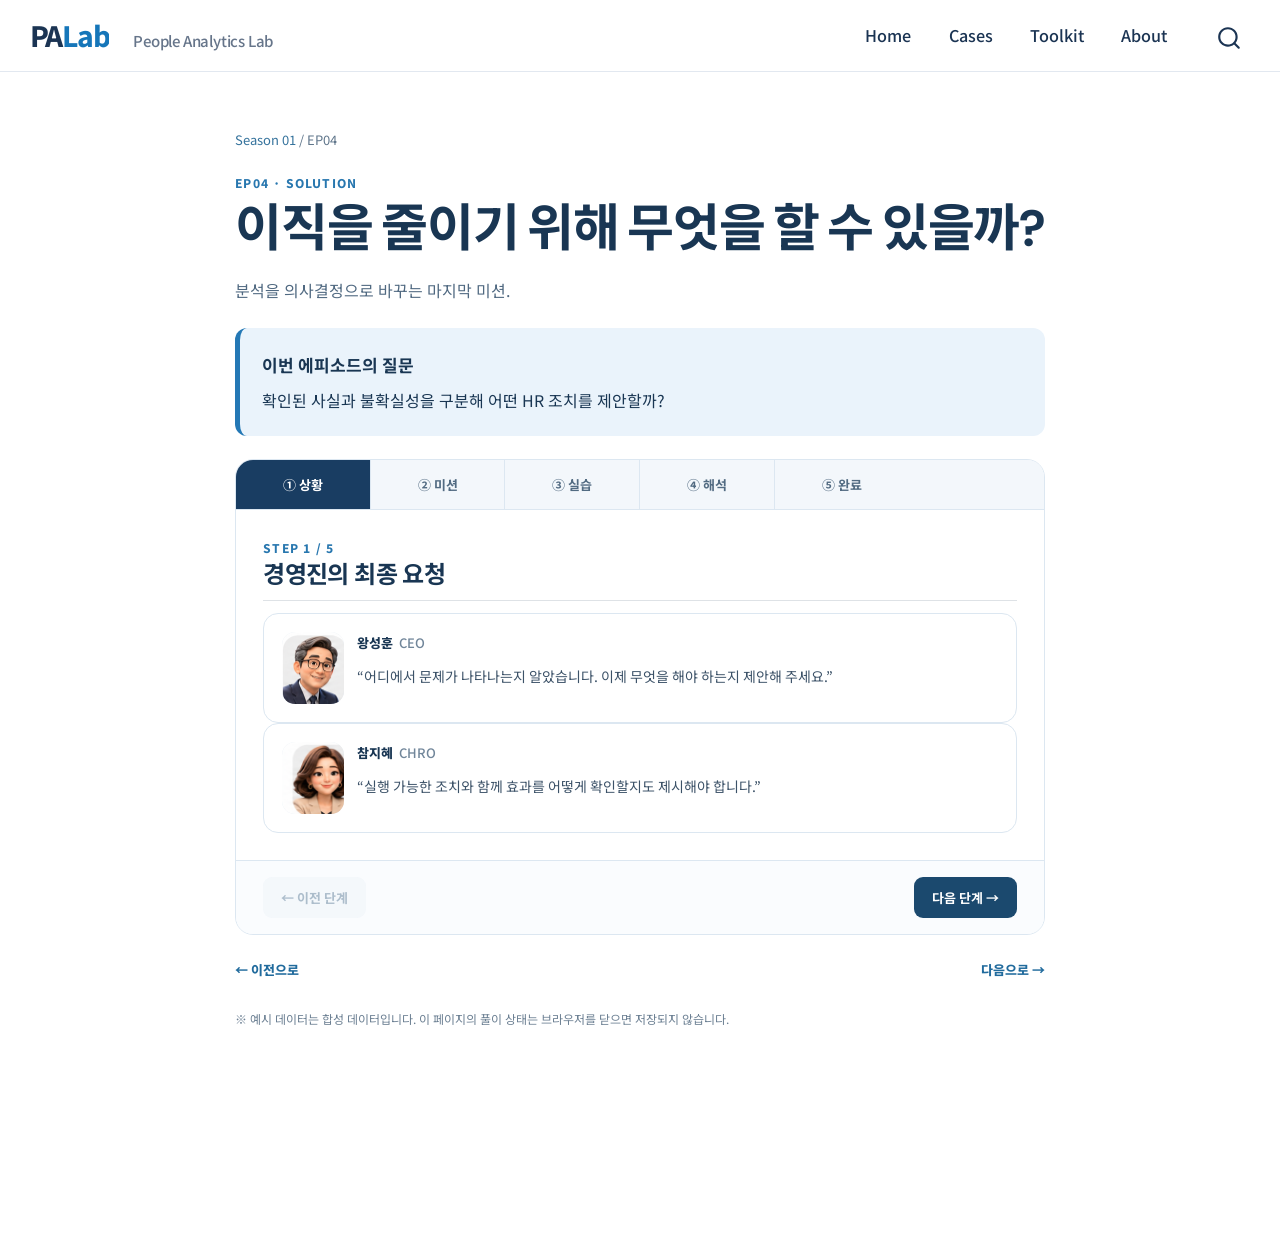
<file: docs/cases/season-01/ep04.html>
<!DOCTYPE html>
<html xmlns="http://www.w3.org/1999/xhtml" lang="en" xml:lang="en"><head>

<meta charset="utf-8">
<meta name="generator" content="quarto-1.11.9">

<meta name="viewport" content="width=device-width, initial-scale=1.0, user-scalable=yes">


<title>EP04 | 이직을 줄이기 위해 무엇을 할 수 있을까? – PALab</title>
<style>
/* Default styles provided by pandoc.
** See https://pandoc.org/MANUAL.html#variables-for-html for config info.
*/
span.smallcaps{font-variant: small-caps;}
div.columns{display: flex; gap: 1.5em;}
div.column{flex: auto;}
@media screen {
div.columns{gap: min(4vw, 1.5em);}
div.column{overflow-x: auto;}
}
div.hanging-indent{margin-left: 1.5em; text-indent: -1.5em;}
ul.task-list{list-style: none;}
ul.task-list li input[type="checkbox"] {
  width: 0.8em;
  margin: 0 0.8em 0.2em -1em; /* quarto-specific, see https://github.com/quarto-dev/quarto-cli/issues/4556 */ 
  vertical-align: middle;
}
</style>


<script src="../../site_libs/quarto-nav/quarto-nav.js"></script>
<script src="../../site_libs/quarto-nav/headroom.min.js"></script>
<script src="../../site_libs/clipboard/clipboard.min.js"></script>
<script src="../../site_libs/quarto-search/autocomplete.umd.js"></script>
<script src="../../site_libs/quarto-search/fuse.min.js"></script>
<script src="../../site_libs/quarto-search/quarto-search.js"></script>
<meta name="quarto:offset" content="../../">
<script src="../../site_libs/quarto-html/quarto.js" type="module"></script>
<script src="../../site_libs/quarto-html/tabsets/tabsets.js" type="module"></script>
<script src="../../site_libs/quarto-html/scrollable-regions/scrollable-regions.js" type="module"></script>
<script src="../../site_libs/quarto-html/popper.min.js"></script>
<script src="../../site_libs/quarto-html/tippy.umd.min.js"></script>
<script src="../../site_libs/quarto-html/anchor.min.js"></script>
<link href="../../site_libs/quarto-html/tippy.css" rel="stylesheet">
<link href="../../site_libs/quarto-html/quarto-syntax-highlighting-63b5708e65d6cd79cd7618c58d0c21e7.css" rel="stylesheet" id="quarto-text-highlighting-styles">
<script src="../../site_libs/bootstrap/bootstrap.min.js"></script>
<link href="../../site_libs/bootstrap/bootstrap-icons.css" rel="stylesheet">
<link href="../../site_libs/bootstrap/bootstrap-667997a87ac983af5cdf63b9a52e4879.min.css" rel="stylesheet" append-hash="true" id="quarto-bootstrap" data-mode="light">
<script id="quarto-search-options" type="application/json">{
  "location": "navbar",
  "copy-button": false,
  "collapse-after": 3,
  "panel-placement": "end",
  "type": "overlay",
  "limit": 50,
  "keyboard-shortcut": [
    "f",
    "/",
    "s"
  ],
  "show-item-context": false,
  "language": {
    "search-no-results-text": "No results",
    "search-matching-documents-text": "matching documents",
    "search-copy-link-title": "Copy link to search",
    "search-hide-matches-text": "Hide additional matches",
    "search-more-match-text": "more match in this document",
    "search-more-matches-text": "more matches in this document",
    "search-clear-button-title": "Clear",
    "search-text-placeholder": "",
    "search-detached-cancel-button-title": "Cancel",
    "search-submit-button-title": "Submit",
    "search-label": "Search"
  }
}</script>


<link rel="stylesheet" href="../../styles/palab.css">
<link rel="stylesheet" href="../../styles/palab-story.css">
</head>

<body class="nav-fixed quarto-light"><a id="quarto-skip-link" class="visually-hidden-focusable" href="#quarto-document-content">Skip to main content</a>

<div id="quarto-search-results"></div>
  <header id="quarto-header" class="headroom fixed-top">
    <nav class="navbar navbar-expand-lg " data-bs-theme="dark" aria-label="Site">
      <div class="navbar-container container-fluid">
      <div class="navbar-brand-container mx-auto">
    <a class="navbar-brand" href="../../index.html">
    <span class="navbar-title">PALab</span>
    </a>
  </div>
          <button class="navbar-toggler" type="button" data-bs-toggle="collapse" data-bs-target="#navbarCollapse" aria-controls="navbarCollapse" aria-expanded="false" aria-label="Toggle navigation" onclick="if (window.quartoToggleHeadroom) { window.quartoToggleHeadroom(); }">
  <span class="navbar-toggler-icon"></span>
</button>
          <div class="collapse navbar-collapse" id="navbarCollapse">
            <ul class="navbar-nav navbar-nav-scroll me-auto">
  <li class="nav-item">
    <a class="nav-link" href="../../index.html"> 
<span class="menu-text">Home</span></a>
  </li>  
  <li class="nav-item">
    <a class="nav-link" href="../../cases/index.html"> 
<span class="menu-text">Cases</span></a>
  </li>  
  <li class="nav-item">
    <a class="nav-link" href="../../toolkit/index.html"> 
<span class="menu-text">Toolkit</span></a>
  </li>  
  <li class="nav-item">
    <a class="nav-link" href="../../about/index.html"> 
<span class="menu-text">About</span></a>
  </li>  
</ul>
          </div> <!-- /navcollapse -->
            <div class="quarto-navbar-tools">
</div>
            <div id="quarto-search" class="" title="Search"></div>
      </div> <!-- /container-fluid -->
    </nav>
</header>
<!-- content -->
<div id="quarto-content" class="quarto-container page-columns page-rows-contents page-layout-full page-navbar">
<!-- sidebar -->
<!-- margin-sidebar -->
    
<!-- main -->
<main class="content column-page" id="quarto-document-content" tabindex="-1"><header id="title-block-header" class="quarto-title-block"><h1 class="title display-7">EP04 | 이직을 줄이기 위해 무엇을 할 수 있을까?</h1></header>

<header id="title-block-header">


</header>


<div class="palab-story">
<p class="crumb"><a href="index.html">Season 01</a> / EP04</p><div class="eyebrow">EP04 · SOLUTION</div><h1>이직을 줄이기 위해 무엇을 할 수 있을까?</h1><p class="intro">분석을 의사결정으로 바꾸는 마지막 미션.</p><div class="mission-banner"><strong>이번 에피소드의 질문</strong><p>확인된 사실과 불확실성을 구분해 어떤 HR 조치를 제안할까?</p></div><div class="learning-frame"><div class="step-nav" role="tablist" aria-label="학습 단계"><button type="button" role="tab" aria-controls="stage-1" aria-selected="false">① 상황</button><button type="button" role="tab" aria-controls="stage-2" aria-selected="false">② 미션</button><button type="button" role="tab" aria-controls="stage-3" aria-selected="false">③ 실습</button><button type="button" role="tab" aria-controls="stage-4" aria-selected="false">④ 해석</button><button type="button" role="tab" aria-controls="stage-5" aria-selected="false">⑤ 완료</button></div><section class="step-pane" id="stage-1"><div class="eyebrow">STEP 1 / 5</div><h2 class="anchored">경영진의 최종 요청</h2><article class="dialogue"><img class="avatar-photo" src="../../assets/images/season01/wang.png" alt="인물 프로필"><div><div class="speaker">왕성훈<span>CEO</span></div><p>“어디에서 문제가 나타나는지 알았습니다. 이제 무엇을 해야 하는지 제안해 주세요.”</p></div></article><article class="dialogue"><img class="avatar-photo" src="../../assets/images/season01/cham.png" alt="인물 프로필"><div><div class="speaker">참지혜<span>CHRO</span></div><p>“실행 가능한 조치와 함께 효과를 어떻게 확인할지도 제시해야 합니다.”</p></div></article></section><section class="step-pane" id="stage-2"><div class="eyebrow">STEP 2 / 5</div><h2 class="anchored">이번 미션</h2><ol><li>EP01~03에서 확인한 사실 3개를 정리하세요.</li><li>우선 대상 조직 또는 집단을 선정하세요.</li><li>개입안 2개를 제안하되, 각각의 근거와 불확실성을 명시하세요.</li><li>실행 결과를 확인할 지표와 비교 방법을 설계하세요.</li></ol></section><section class="step-pane" id="stage-3"><div class="eyebrow">STEP 3 / 5</div><h2 class="anchored">경영진 제안서 만들기</h2><p>아래 항목을 채워 1페이지 보고서를 작성해 보세요.</p><div class="checklist"><label><input type="checkbox">문제 정의: 어떤 변화가 관찰됐는가?</label><label><input type="checkbox">우선 대상: 어느 조직/집단을 선택했는가?</label><label><input type="checkbox">제안 1: 무엇을, 누구에게, 언제 실행할 것인가?</label><label><input type="checkbox">제안 2: 대안은 무엇인가?</label><label><input type="checkbox">검증: 시행 전후 어떤 지표를 비교할 것인가?</label><label><input type="checkbox">한계: 무엇을 아직 알 수 없는가?</label></div><a class="download" href="../../data/executive_brief_template.csv" download="">경영진 보고서 템플릿 CSV ↓</a></section><section class="step-pane" id="stage-4"><div class="eyebrow">STEP 4 / 5</div><h2 class="anchored">해석과 실행의 차이</h2><details><summary>참고 답안의 논리 보기</summary><p><strong>확인된 사실:</strong> 합성 데이터에서 2025년 자발적 이직률은 12.00%로 2023년 7.08%보다 높습니다. 고객서비스(17.29%)와 영업(15.79%)의 비율이 상대적으로 높습니다.</p><p><strong>가능한 조치(가설):</strong> 우선 조직의 온보딩·업무부담·관리자 면담 체계를 진단하고, 필요한 지원 프로그램을 소규모로 시험합니다. 이는 분석에서 효과가 증명된 처방이 아닙니다.</p><p><strong>효과 검증:</strong> 실행 전후 이직률뿐 아니라 잔류율, 업무부담, 신규 입사자 적응 지표 등을 추적하고 가능하다면 비교집단을 설계합니다.</p></details><p class="note">이직률 하락만으로 조치의 인과 효과를 입증할 수 없습니다. 계절성, 조직 구성 변화, 외부 노동시장 등 대안 설명을 함께 검토해야 합니다.</p></section><section class="step-pane" id="stage-5"><div class="eyebrow">STEP 5 / 5</div><h2 class="anchored">Season 01 마무리</h2><article class="dialogue"><img class="avatar-photo" src="../../assets/images/season01/wang.png" alt="인물 프로필"><div><div class="speaker">왕성훈<span>CEO</span></div><p>“숫자를 확인하고, 중요한 집단을 찾고, 신중하게 실행안을 제안한 과정이 좋습니다. 이제 결과를 추적합시다.”</p></div></article><div class="checklist"><label><input type="checkbox">사실·해석·제안을 구분했다.</label><label><input type="checkbox">우선순위 선정 근거를 제시했다.</label><label><input type="checkbox">실행 후 검증 계획을 제시했다.</label></div><p><strong>최종 산출물:</strong> 미래리빙 인재 이탈 진단 및 대응안(경영진 1페이지 보고서)</p></section><div class="step-actions"><button type="button" class="action secondary prev-step">← 이전 단계</button><button type="button" class="action next-step">다음 단계 →</button></div></div><nav class="ep-nav"><a href="ep03.html">← 이전으로</a><a href="index.html">다음으로 →</a></nav><p class="footer-hint">※ 예시 데이터는 합성 데이터입니다. 이 페이지의 풀이 상태는 브라우저를 닫으면 저장되지 않습니다.</p>
</div>
<script src="../../scripts/palab-learning.js" defer=""></script>



</main> <!-- /main -->
<script id="quarto-html-after-body" type="application/javascript">
  window.document.addEventListener("DOMContentLoaded", function (event) {
    const icon = "";
    const anchorJS = new window.AnchorJS();
    anchorJS.options = {
      placement: 'right',
      icon: icon
    };
    anchorJS.add('.anchored');
    const isCodeAnnotation = (el) => {
      for (const clz of el.classList) {
        if (clz.startsWith('code-annotation-')) {                     
          return true;
        }
      }
      return false;
    }
    const onCopySuccess = function(e) {
      // button target
      const button = e.trigger;
      // don't keep focus
      button.blur();
      // flash "checked"
      button.classList.add('code-copy-button-checked');
      var currentTitle = button.getAttribute("title");
      button.setAttribute("title", "Copied!");
      let tooltip;
      if (window.bootstrap) {
        button.setAttribute("data-bs-toggle", "tooltip");
        button.setAttribute("data-bs-placement", "left");
        button.setAttribute("data-bs-title", "Copied!");
        tooltip = new bootstrap.Tooltip(button, 
          { trigger: "manual", 
            customClass: "code-copy-button-tooltip",
            offset: [0, -8]});
        tooltip.show();    
      }
      setTimeout(function() {
        if (tooltip) {
          tooltip.hide();
          button.removeAttribute("data-bs-title");
          button.removeAttribute("data-bs-toggle");
          button.removeAttribute("data-bs-placement");
        }
        button.setAttribute("title", currentTitle);
        button.classList.remove('code-copy-button-checked');
      }, 1000);
      // clear code selection
      e.clearSelection();
    }
    const getTextToCopy = function(trigger) {
      const outerScaffold = trigger.parentElement.cloneNode(true);
      const codeEl = outerScaffold.querySelector('code');
      for (const childEl of codeEl.children) {
        if (isCodeAnnotation(childEl)) {
          childEl.remove();
        }
      }
      return codeEl.innerText;
    }
    const clipboard = new window.ClipboardJS('.code-copy-button:not([data-in-quarto-modal])', {
      text: getTextToCopy
    });
    clipboard.on('success', onCopySuccess);
    if (window.document.getElementById('quarto-embedded-source-code-modal')) {
      const clipboardModal = new window.ClipboardJS('.code-copy-button[data-in-quarto-modal]', {
        text: getTextToCopy,
        container: window.document.getElementById('quarto-embedded-source-code-modal')
      });
      clipboardModal.on('success', onCopySuccess);
    }
      var localhostRegex = new RegExp(/^(?:http|https):\/\/localhost\:?[0-9]*\//);
      var mailtoRegex = new RegExp(/^mailto:/);
        var filterRegex = new RegExp('/' + window.location.host + '/');
      var isInternal = (href) => {
          return filterRegex.test(href) || localhostRegex.test(href) || mailtoRegex.test(href);
      }
      // Inspect non-navigation links and adorn them if external
      window.quartoDecorateExternalLinks = function (root) {
     var links = (root || window.document).querySelectorAll('a[href]:not(.nav-link):not(.navbar-brand):not(.toc-action):not(.sidebar-link):not(.sidebar-item-toggle):not(.pagination-link):not(.no-external):not([aria-hidden]):not(.dropdown-item):not(.quarto-navigation-tool):not(.about-link)');
      for (var i=0; i<links.length; i++) {
        const link = links[i];
        if (!isInternal(link.href)) {
          // undo the damage that might have been done by quarto-nav.js in the case of
          // links that we want to consider external
          if (link.dataset.originalHref !== undefined) {
            link.href = link.dataset.originalHref;
          }
          if (!link.classList.contains('no-external-icon')) {
          }
        }
      }
      };
      window.quartoDecorateExternalLinks(window.document);
    // Esc closes the popup (WCAG 1.4.13) and focus leaving both trigger and
    // popup closes it (WCAG 2.4.11); tippy handles neither for interactive popups.
    const hideOnEscAndFocusOut = {
      name: 'hideOnEscAndFocusOut',
      defaultValue: true,
      fn(instance) {
        const dismiss = () => {
          // A show scheduled by the trigger delay would otherwise reopen it
          instance.clearDelayTimeouts();
          instance.hide();
        };
        const onKeyDown = (event) => {
          if (event.key !== 'Escape') {
            return;
          }
          // Keep Esc from also reaching page handlers (e.g. reveal.js overview),
          // except an open reveal.js slide menu, which Esc should close too.
          // The menu handles keys only when its keyboard option is on.
          const menuHandlesEsc = window.Reveal?.getPlugin?.('menu')?.isOpen() &&
            window.Reveal.getConfig().menu?.keyboard !== false;
          if (!menuHandlesEsc) {
            event.stopPropagation();
          }
          if (instance.popper.contains(window.document.activeElement)) {
            // Disabled while refocusing so the focus trigger does not reopen it
            instance.disable();
            instance.reference.focus();
            instance.enable();
          }
          dismiss();
        };
        const onFocusOut = (event) => {
          const target = event.relatedTarget;
          if (target && !instance.reference.contains(target) &&
              !instance.popper.contains(target)) {
            dismiss();
          }
        };
        // On the trigger too: a click trigger (code-annotations: select) has no
        // blur handling. Attached for the instance's lifetime so leaving the
        // trigger also cancels a show still pending on the trigger delay.
        instance.reference.addEventListener('focusout', onFocusOut);
        return {
          onShow() {
            window.document.addEventListener('keydown', onKeyDown, true);
            instance.popper.addEventListener('focusout', onFocusOut);
          },
          onHide() {
            window.document.removeEventListener('keydown', onKeyDown, true);
            instance.popper.removeEventListener('focusout', onFocusOut);
          },
          onDestroy() {
            instance.reference.removeEventListener('focusout', onFocusOut);
          },
        };
      },
    };
    function tippyHover(el, contentFn, onTriggerFn, onUntriggerFn) {
      const config = {
        allowHTML: true,
        maxWidth: 500,
        delay: 100,
        arrow: false,
        appendTo: function(el) {
            return el.parentElement;
        },
        interactive: true,
        interactiveBorder: 10,
        theme: 'quarto',
        placement: 'bottom-start',
        plugins: [hideOnEscAndFocusOut],
      };
      if (contentFn) {
        config.content = contentFn;
      }
      if (onTriggerFn) {
        config.onTrigger = onTriggerFn;
      }
      if (onUntriggerFn) {
        config.onUntrigger = onUntriggerFn;
      }
      window.tippy(el, config); 
    }
    const noterefs = window.document.querySelectorAll('a[role="doc-noteref"]');
    for (var i=0; i<noterefs.length; i++) {
      const ref = noterefs[i];
      tippyHover(ref, function() {
        // use id or data attribute instead here
        let href = ref.getAttribute('data-footnote-href') || ref.getAttribute('href');
        try { href = new URL(href).hash; } catch {}
        const id = href.replace(/^#\/?/, "");
        const note = window.document.getElementById(id);
        if (note) {
          return note.innerHTML;
        } else {
          return "";
        }
      });
    }
    const xrefs = window.document.querySelectorAll('a.quarto-xref');
    const processXRef = (id, note) => {
      // Strip column container classes
      const stripColumnClz = (el) => {
        el.classList.remove("page-full", "page-columns");
        if (el.children) {
          for (const child of el.children) {
            stripColumnClz(child);
          }
        }
      }
      stripColumnClz(note)
      if (id === null || id.startsWith('sec-')) {
        // Special case sections, only their first couple elements
        const container = document.createElement("div");
        if (note.children && note.children.length > 2) {
          container.appendChild(note.children[0].cloneNode(true));
          for (let i = 1; i < note.children.length; i++) {
            const child = note.children[i];
            if (child.tagName === "P" && child.innerText === "") {
              continue;
            } else {
              container.appendChild(child.cloneNode(true));
              break;
            }
          }
          if (window.Quarto?.typesetMath) {
            window.Quarto.typesetMath(container);
          }
          return container.innerHTML
        } else {
          if (window.Quarto?.typesetMath) {
            window.Quarto.typesetMath(note);
          }
          return note.innerHTML;
        }
      } else {
        // Remove any anchor links if they are present
        const anchorLink = note.querySelector('a.anchorjs-link');
        if (anchorLink) {
          anchorLink.remove();
        }
        if (window.Quarto?.typesetMath) {
          window.Quarto.typesetMath(note);
        }
        if (note.classList.contains("callout")) {
          return note.outerHTML;
        } else {
          return note.innerHTML;
        }
      }
    }
    for (var i=0; i<xrefs.length; i++) {
      const xref = xrefs[i];
      tippyHover(xref, undefined, function(instance) {
        instance.disable();
        let url = xref.getAttribute('href');
        let hash = undefined; 
        if (url.startsWith('#')) {
          hash = url;
        } else {
          try { hash = new URL(url).hash; } catch {}
        }
        if (hash) {
          const id = hash.replace(/^#\/?/, "");
          const note = window.document.getElementById(id);
          if (note !== null) {
            try {
              const html = processXRef(id, note.cloneNode(true));
              instance.setContent(html);
            } finally {
              instance.enable();
              instance.show();
            }
          } else {
            // See if we can fetch this
            fetch(url.split('#')[0])
            .then(res => res.text())
            .then(html => {
              const parser = new DOMParser();
              const htmlDoc = parser.parseFromString(html, "text/html");
              const note = htmlDoc.getElementById(id);
              if (note !== null) {
                const html = processXRef(id, note);
                instance.setContent(html);
              } 
            }).finally(() => {
              instance.enable();
              instance.show();
            });
          }
        } else {
          // See if we can fetch a full url (with no hash to target)
          // This is a special case and we should probably do some content thinning / targeting
          fetch(url)
          .then(res => res.text())
          .then(html => {
            const parser = new DOMParser();
            const htmlDoc = parser.parseFromString(html, "text/html");
            const note = htmlDoc.querySelector('main.content');
            if (note !== null) {
              // This should only happen for chapter cross references
              // (since there is no id in the URL)
              // remove the first header
              if (note.children.length > 0 && note.children[0].tagName === "HEADER") {
                note.children[0].remove();
              }
              const html = processXRef(null, note);
              instance.setContent(html);
            } 
          }).finally(() => {
            instance.enable();
            instance.show();
          });
        }
      }, function(instance) {
      });
    }
        let selectedAnnoteEl;
        const selectorForAnnotation = ( cell, annotation) => {
          let cellAttr = 'data-code-cell="' + cell + '"';
          let lineAttr = 'data-code-annotation="' +  annotation + '"';
          const selector = 'span[' + cellAttr + '][' + lineAttr + ']';
          return selector;
        }
        const selectCodeLines = (annoteEl) => {
          const doc = window.document;
          const targetCell = annoteEl.getAttribute("data-target-cell");
          const targetAnnotation = annoteEl.getAttribute("data-target-annotation");
          const annoteSpan = window.document.querySelector(selectorForAnnotation(targetCell, targetAnnotation));
          const lines = annoteSpan.getAttribute("data-code-lines").split(",");
          const lineIds = lines.map((line) => {
            return targetCell + "-" + line;
          })
          // Each band is positioned against its own containing block, which is
          // not the offsetParent of the lines, so place it from client rects.
          const placeBand = (band, firstEl, lastEl, codeBlock) => {
            const container = band.offsetParent;
            if (container === null) {
              return;
            }
            const containerRect = container.getBoundingClientRect();
            // Reveal.js scales slides with a transform, so convert client
            // pixels back to the CSS pixels of the container.
            const scale = containerRect.height / container.offsetHeight || 1;
            const firstRect = firstEl.getBoundingClientRect();
            const lastRect = lastEl.getBoundingClientRect();
            const top = (firstRect.top - containerRect.top) / scale - container.clientTop + container.scrollTop;
            const height = (lastRect.bottom - firstRect.top) / scale;
            band.style.top = top - 2 + "px";
            band.style.height = height + 4 + "px";
            if (codeBlock) {
              // Without the copy button wrapper, the containing block is wider
              // than the code block, so span the code block explicitly.
              const blockRect = codeBlock.getBoundingClientRect();
              band.style.left = (blockRect.left - containerRect.left) / scale - container.clientLeft + container.scrollLeft + "px";
              band.style.width = blockRect.width / scale + "px";
            }
          };
          if (lineIds.length > 0) {
            const el = window.document.getElementById(lineIds[0]);
            const lastEl = window.document.getElementById(lineIds[lineIds.length - 1]);
            const parent = el.parentElement.parentElement;
            // cook up a div (if necessary) and position it
            let div = window.document.getElementById("code-annotation-line-highlight");
            if (div === null) {
              div = window.document.createElement("div");
              div.setAttribute("id", "code-annotation-line-highlight");
              div.style.position = 'absolute';
              parent.appendChild(div);
            }
            placeBand(div, el, lastEl, parent.closest("div.sourceCode") || parent);
            let gutterDiv = window.document.getElementById("code-annotation-line-highlight-gutter");
            if (gutterDiv === null) {
              gutterDiv = window.document.createElement("div");
              gutterDiv.setAttribute("id", "code-annotation-line-highlight-gutter");
              gutterDiv.style.position = 'absolute';
              const codeCell = window.document.getElementById(targetCell);
              const gutter = codeCell.querySelector('.code-annotation-gutter');
              gutter.appendChild(gutterDiv);
            }
            placeBand(gutterDiv, el, lastEl);
            selectedAnnoteEl = annoteEl;
          }
        };
        const unselectCodeLines = () => {
          const elementsIds = ["code-annotation-line-highlight", "code-annotation-line-highlight-gutter"];
          elementsIds.forEach((elId) => {
            const div = window.document.getElementById(elId);
            if (div) {
              div.remove();
            }
          });
          selectedAnnoteEl = undefined;
        };
          // Handle positioning of the toggle
      window.addEventListener(
        "resize",
        throttle(() => {
          elRect = undefined;
          if (selectedAnnoteEl) {
            selectCodeLines(selectedAnnoteEl);
          }
        }, 10)
      );
      function throttle(fn, ms) {
      let throttle = false;
      let timer;
        return (...args) => {
          if(!throttle) { // first call gets through
              fn.apply(this, args);
              throttle = true;
          } else { // all the others get throttled
              if(timer) clearTimeout(timer); // cancel #2
              timer = setTimeout(() => {
                fn.apply(this, args);
                timer = throttle = false;
              }, ms);
          }
        };
      }
        // Attach click handler to the DT
        const annoteDls = window.document.querySelectorAll('dt[data-target-cell]');
        for (const annoteDlNode of annoteDls) {
          annoteDlNode.addEventListener('click', (event) => {
            const clickedEl = event.target;
            if (clickedEl !== selectedAnnoteEl) {
              unselectCodeLines();
              const activeEl = window.document.querySelector('dt[data-target-cell].code-annotation-active');
              if (activeEl) {
                activeEl.classList.remove('code-annotation-active');
              }
              selectCodeLines(clickedEl);
              clickedEl.classList.add('code-annotation-active');
            } else {
              // Unselect the line
              unselectCodeLines();
              clickedEl.classList.remove('code-annotation-active');
            }
          });
        }
    const findCites = (el) => {
      const parentEl = el.parentElement;
      if (parentEl) {
        const cites = parentEl.dataset.cites;
        if (cites) {
          return {
            el,
            cites: cites.split(' ')
          };
        } else {
          return findCites(el.parentElement)
        }
      } else {
        return undefined;
      }
    };
    var bibliorefs = window.document.querySelectorAll('a[role="doc-biblioref"]');
    for (var i=0; i<bibliorefs.length; i++) {
      const ref = bibliorefs[i];
      const citeInfo = findCites(ref);
      if (citeInfo) {
        tippyHover(citeInfo.el, function() {
          var popup = window.document.createElement('div');
          citeInfo.cites.forEach(function(cite) {
            var citeDiv = window.document.createElement('div');
            citeDiv.classList.add('hanging-indent');
            citeDiv.classList.add('csl-entry');
            var biblioDiv = window.document.getElementById('ref-' + cite);
            if (biblioDiv) {
              citeDiv.innerHTML = biblioDiv.innerHTML;
            }
            popup.appendChild(citeDiv);
          });
          return popup.innerHTML;
        });
      }
    }
  });
  </script>
  <script type="application/javascript">
  window.quartoScrollableRegionsLabels = {"code":"Scrollable code","output":"Scrollable output"};
  </script>
</div> <!-- /content -->




</body></html>
</file>
<file: docs/site_libs/quarto-html/tippy.css>
.tippy-box[data-animation=fade][data-state=hidden]{opacity:0}[data-tippy-root]{max-width:calc(100vw - 10px)}.tippy-box{position:relative;background-color:#333;color:#fff;border-radius:4px;font-size:14px;line-height:1.4;white-space:normal;outline:0;transition-property:transform,visibility,opacity}.tippy-box[data-placement^=top]>.tippy-arrow{bottom:0}.tippy-box[data-placement^=top]>.tippy-arrow:before{bottom:-7px;left:0;border-width:8px 8px 0;border-top-color:initial;transform-origin:center top}.tippy-box[data-placement^=bottom]>.tippy-arrow{top:0}.tippy-box[data-placement^=bottom]>.tippy-arrow:before{top:-7px;left:0;border-width:0 8px 8px;border-bottom-color:initial;transform-origin:center bottom}.tippy-box[data-placement^=left]>.tippy-arrow{right:0}.tippy-box[data-placement^=left]>.tippy-arrow:before{border-width:8px 0 8px 8px;border-left-color:initial;right:-7px;transform-origin:center left}.tippy-box[data-placement^=right]>.tippy-arrow{left:0}.tippy-box[data-placement^=right]>.tippy-arrow:before{left:-7px;border-width:8px 8px 8px 0;border-right-color:initial;transform-origin:center right}.tippy-box[data-inertia][data-state=visible]{transition-timing-function:cubic-bezier(.54,1.5,.38,1.11)}.tippy-arrow{width:16px;height:16px;color:#333}.tippy-arrow:before{content:"";position:absolute;border-color:transparent;border-style:solid}.tippy-content{position:relative;padding:5px 9px;z-index:1}
</file>
<file: docs/site_libs/quarto-html/quarto-syntax-highlighting-63b5708e65d6cd79cd7618c58d0c21e7.css>
/* quarto syntax highlight colors */
:root {
  --quarto-hl-ot-color: #003B4F;
  --quarto-hl-at-color: #657422;
  --quarto-hl-ss-color: #20794D;
  --quarto-hl-an-color: #5E5E5E;
  --quarto-hl-fu-color: #4758AB;
  --quarto-hl-st-color: #20794D;
  --quarto-hl-cf-color: #003B4F;
  --quarto-hl-op-color: #5E5E5E;
  --quarto-hl-er-color: #AD0000;
  --quarto-hl-bn-color: #AD0000;
  --quarto-hl-al-color: #AD0000;
  --quarto-hl-va-color: #111111;
  --quarto-hl-bu-color: inherit;
  --quarto-hl-ex-color: inherit;
  --quarto-hl-pp-color: #AD0000;
  --quarto-hl-in-color: #5E5E5E;
  --quarto-hl-vs-color: #20794D;
  --quarto-hl-wa-color: #5E5E5E;
  --quarto-hl-do-color: #5E5E5E;
  --quarto-hl-im-color: #00769E;
  --quarto-hl-ch-color: #20794D;
  --quarto-hl-dt-color: #AD0000;
  --quarto-hl-fl-color: #AD0000;
  --quarto-hl-co-color: #5E5E5E;
  --quarto-hl-cv-color: #5E5E5E;
  --quarto-hl-cn-color: #8f5902;
  --quarto-hl-sc-color: #5E5E5E;
  --quarto-hl-dv-color: #AD0000;
  --quarto-hl-kw-color: #003B4F;
}

/* other quarto variables */
:root {
  --quarto-font-monospace: SFMono-Regular, Menlo, Monaco, Consolas, "Liberation Mono", "Courier New", monospace;
}

/* syntax highlight based on Pandoc's rules */
pre > code.sourceCode > span {
  color: #003B4F;
}

code.sourceCode > span {
  color: #003B4F;
}

div.sourceCode,
div.sourceCode pre.sourceCode {
  color: #003B4F;
}

/* Normal */
code span {
  color: #003B4F;
}

/* Alert */
code span.al {
  color: #AD0000;
  font-style: inherit;
}

/* Annotation */
code span.an {
  color: #5E5E5E;
  font-style: inherit;
}

/* Attribute */
code span.at {
  color: #657422;
  font-style: inherit;
}

/* BaseN */
code span.bn {
  color: #AD0000;
  font-style: inherit;
}

/* BuiltIn */
code span.bu {
  font-style: inherit;
}

/* ControlFlow */
code span.cf {
  color: #003B4F;
  font-weight: bold;
  font-style: inherit;
}

/* Char */
code span.ch {
  color: #20794D;
  font-style: inherit;
}

/* Constant */
code span.cn {
  color: #8f5902;
  font-style: inherit;
}

/* Comment */
code span.co {
  color: #5E5E5E;
  font-style: inherit;
}

/* CommentVar */
code span.cv {
  color: #5E5E5E;
  font-style: italic;
}

/* Documentation */
code span.do {
  color: #5E5E5E;
  font-style: italic;
}

/* DataType */
code span.dt {
  color: #AD0000;
  font-style: inherit;
}

/* DecVal */
code span.dv {
  color: #AD0000;
  font-style: inherit;
}

/* Error */
code span.er {
  color: #AD0000;
  font-style: inherit;
}

/* Extension */
code span.ex {
  font-style: inherit;
}

/* Float */
code span.fl {
  color: #AD0000;
  font-style: inherit;
}

/* Function */
code span.fu {
  color: #4758AB;
  font-style: inherit;
}

/* Import */
code span.im {
  color: #00769E;
  font-style: inherit;
}

/* Information */
code span.in {
  color: #5E5E5E;
  font-style: inherit;
}

/* Keyword */
code span.kw {
  color: #003B4F;
  font-weight: bold;
  font-style: inherit;
}

/* Operator */
code span.op {
  color: #5E5E5E;
  font-style: inherit;
}

/* Other */
code span.ot {
  color: #003B4F;
  font-style: inherit;
}

/* Preprocessor */
code span.pp {
  color: #AD0000;
  font-style: inherit;
}

/* SpecialChar */
code span.sc {
  color: #5E5E5E;
  font-style: inherit;
}

/* SpecialString */
code span.ss {
  color: #20794D;
  font-style: inherit;
}

/* String */
code span.st {
  color: #20794D;
  font-style: inherit;
}

/* Variable */
code span.va {
  color: #111111;
  font-style: inherit;
}

/* VerbatimString */
code span.vs {
  color: #20794D;
  font-style: inherit;
}

/* Warning */
code span.wa {
  color: #5E5E5E;
  font-style: italic;
}

.prevent-inlining {
  content: "</";
}

/*# sourceMappingURL=054cc16b9e9817627be6994582d2ffb5.css.map */
</file>
<file: docs/styles/palab.css>
/* PALab | People Analytics Lab — consolidated stylesheet v2
   Replace the entire contents of styles/palab.css with this file.
   Home markup uses .palab-home, .palab-hero-grid, .palab-hero-image,
   .palab-team-image and .palab-character-labels. */
@import url('https://fonts.googleapis.com/css2?family=DM+Sans:wght@400;500;600;700;800&family=Noto+Sans+KR:wght@400;500;600;700;800&display=swap');

:root {
  --palab-navy: #1b3453;
  --palab-navy-dark: #122740;
  --palab-blue: #1676b9;
  --palab-blue-light: #eaf1f7;
  --palab-background: #fff;
  --palab-surface: #f6f8fb;
  --palab-text: #243449;
  --palab-muted: #66778b;
  --palab-border: #dfe6ed;
  --palab-radius: 14px;
}

/* 01 — Site-wide typography */
body {
  font-family: 'DM Sans', 'Noto Sans KR', sans-serif;
  color: var(--palab-text);
  background: var(--palab-background);
  line-height: 1.75;
}
h1, h2, h3, h4, h5, h6 {
  font-family: 'DM Sans', 'Noto Sans KR', sans-serif;
  color: var(--palab-navy);
  font-weight: 700;
  letter-spacing: -.025em;
  word-break: keep-all;
}
h1 { font-size: clamp(2rem, 4vw, 3rem); line-height: 1.3; }
h2 { font-size: clamp(1.5rem, 2.5vw, 2rem); }
p { font-size: 1rem; }
a { color: #47749a; }
a:hover { color: var(--palab-navy); }

/* 02 — White navigation and two-tone PALab wordmark */
.navbar {
  background: #fff !important;
  border-bottom: 1px solid #e2e8f0;
  min-height: 72px;
}
.navbar-brand {
  display: inline-flex;
  align-items: baseline;
  gap: 0;
  font-family: 'DM Sans', sans-serif;
  font-size: 0; /* Hide original title text; accessible link remains */
  font-weight: 800;
  letter-spacing: -.04em;
  color: var(--palab-navy) !important;
  text-decoration: none;
  white-space: nowrap;
  margin-right: 0; /* Avoid pushing navigation off screen */
}
.navbar .nav-link {
  color: var(--palab-navy) !important;
  font-size: .95rem;
  font-weight: 500;
  margin: 0 .5rem;
  border-bottom: 2px solid transparent;
}
.navbar .nav-link:hover,
.navbar .nav-link.active {
  color: var(--palab-blue) !important;
  border-bottom-color: var(--palab-blue);
}
.navbar .aa-DetachedSearchButton,
.navbar #quarto-search { color: var(--palab-navy); }
/* Kept for compatibility if a valid subtitle element is later added. */
.navbar .palab-brand-subtitle,
.navbar .palab-brand-subtitle.active {
  color: var(--palab-muted) !important;
  font-size: .72rem;
  font-weight: 400;
  border-bottom: 0 !important;
  pointer-events: none;
}

/* 03 — Standard pages and reusable components */
#quarto-content { background: var(--palab-background); }
main.content {
  max-width: 1120px;
  margin-inline: auto;
  padding-top: 2.5rem;
  padding-bottom: 4rem;
}
.palab-card {
  background: #fff;
  border: 1px solid var(--palab-border);
  border-radius: var(--palab-radius);
  padding: 1.75rem;
  box-shadow: 0 6px 22px rgba(22,45,73,.04);
  transition: transform .2s ease, box-shadow .2s ease;
}
.palab-card:hover {
  transform: translateY(-3px);
  box-shadow: 0 12px 28px rgba(22,45,73,.09);
}
.palab-button {
  display: inline-block;
  padding: .85rem 1.5rem;
  border-radius: 8px;
  background: var(--palab-navy);
  color: #fff;
  font-weight: 600;
  text-decoration: none;
  transition: background .2s ease;
}
.palab-button:hover { background: var(--palab-navy-dark); color: #fff; }

/* 04 — Home page: remove Quarto article framing */
body:has(.palab-home) #title-block-header { display: none; }
body:has(.palab-home) #quarto-content {
  display: block;
  width: 100%;
  max-width: none;
  padding: 0;
  margin: 0;
}
body:has(.palab-home) main.content {
  width: 100%;
  max-width: none;
  padding: 0;
  margin: 0;
}
.palab-home { width: 100%; }
.palab-home-container {
  width: min(calc(100% - 48px), 1200px);
  margin-inline: auto;
}

/* 05 — Hero: unified cinematic composition */
.palab-hero {
  position: relative;
  width: 100%;
  background: #142d4c;
  color: #fff;
  overflow: hidden;
}
body:has(.palab-home) .palab-hero .palab-home-container {
  width: 100%;
  max-width: none;
}
.palab-hero-grid {
  position: relative;
  display: block;
  height: clamp(430px, 28vw, 500px);
  min-height: 0;
  isolation: isolate;
}
.palab-hero-copy {
  position: relative;
  z-index: 3;
  width: 43%;
  height: 100%;
  box-sizing: border-box;
  padding: 28px 16px 24px clamp(28px, 3.2vw, 64px);
  display: flex;
  flex-direction: column;
  justify-content: center;
  align-items: flex-start;
}
.palab-eyebrow {
  color: #c6d9ea;
  font-size: .76rem;
  font-weight: 700;
  letter-spacing: .09em;
  margin: 0 0 12px;
}
.palab-hero-copy h1 {
  color: #fff;
  font-size: clamp(1.85rem, 2.55vw, 2.65rem);
  font-weight: 800;
  line-height: 1.17;
  letter-spacing: -.035em;
  margin: 0 0 15px;
  word-break: keep-all;
}
.palab-hero-description {
  color: #e8eef6;
  font-size: clamp(.82rem, 1vw, .94rem);
  font-weight: 400;
  line-height: 1.55;
  max-width: 470px;
  margin: 0 0 18px;
  word-break: keep-all;
  overflow-wrap: normal;
  white-space: normal;
}
.palab-hero-actions { display: flex; flex-wrap: wrap; gap: .7rem; }
.palab-hero-primary, .palab-hero-secondary {
  display: inline-block;
  padding: .65rem 1.12rem;
  border-radius: 26px;
  font-weight: 700;
  font-size: .84rem;
  text-decoration: none;
  line-height: 1.4;
}
.palab-hero-primary { background: #fff; color: var(--palab-navy); }
.palab-hero-primary:hover { background: var(--palab-blue-light); color: var(--palab-navy); }
.palab-hero-secondary { border: 1px solid rgba(255,255,255,.7); color: #fff; }
.palab-hero-secondary:hover { background: rgba(255,255,255,.12); color: #fff; }

/* The image is a layer of the hero, not a separate grid column. */
.palab-hero-image {
  position: absolute;
  z-index: 1;
  inset: 0 0 0 39%;
  overflow: hidden;
  isolation: isolate;
}
.palab-hero-image p { margin: 0; height: 100%; }
.palab-team-image {
  display: block;
  width: 100%;
  height: 100%;
  object-fit: cover;
  object-position: center 25%;
}
.palab-hero-image::after {
  content: '';
  position: absolute;
  inset: 0;
  z-index: 1;
  background: linear-gradient(90deg, #142d4c 0%, rgba(20,45,76,.82) 12%, rgba(20,45,76,.25) 29%, transparent 46%);
  pointer-events: none;
}
/* 06 — Character labels, positioned relative to the photo layer */
.palab-character-labels { position: absolute; inset: 0; z-index: 2; pointer-events: none; }
.palab-character-label {
  position: absolute;
  bottom: 7%;
  transform: translateX(-50%);
  box-sizing: border-box;
  min-width: 72px;
  max-width: 132px;
  padding: 4px 9px 5px;
  display: flex;
  flex-direction: column;
  align-items: center;
  gap: 0;
  text-align: center;
  border-radius: 6px;
  background: rgba(255,255,255,.96);
  color: var(--palab-navy);
  box-shadow: 0 2px 8px rgba(0,0,0,.12);
}

/* 캐릭터 이름표 위치 조정 — 데스크톱 */

.palab-character-labels {
  position: absolute;
  inset: 0;
  pointer-events: none;
}

.palab-character-label {
  position: absolute;
  bottom: 12%;
  transform: translateX(-50%);
}

/* 각 캐릭터의 몸통 중심에 맞춘 위치 */
.palab-character-label:nth-child(1) {
  left: 21%;
}

.palab-character-label:nth-child(2) {
  left: 45%;
}

.palab-character-label:nth-child(3) {
  left: 65%;
}

.palab-character-label:nth-child(4) {
  left: 88%;
}


/* 07 — Responsive layout */
@media (max-width: 900px) {
  .palab-hero-grid { height: 360px; }
  .palab-hero-copy { width: 48%; }
  .palab-hero-image { left: 36%; }
  .palab-hero-copy h1 { font-size: clamp(2rem, 2.8vw, 3rem); }
  .palab-hero-description { font-size: 1.05rem; }
}
@media (max-width: 640px) {
  .navbar { min-height: 64px; }
  main.content { padding: 1.5rem 1rem 3rem; }
  .palab-card { padding: 1.25rem; }
  .palab-home-container { width: min(calc(100% - 32px), 1200px); }
  .palab-hero-grid { height: auto; display: flex; flex-direction: column; }
  .palab-hero-copy { width: 100%; height: auto; padding: 30px 22px 18px; }
  .palab-hero-copy h1 { font-size: clamp(1.85rem, 6vw, 2.4rem); }
  .palab-hero-description { font-size: .91rem; max-width: none; }
  .palab-hero-image { position: relative; inset: auto; width: 100%; height: clamp(220px, 54vw, 340px); }
  .palab-team-image { object-position: center 40%; }
  .palab-hero-image::after { background: linear-gradient(180deg, #142d4c 0%, rgba(20,45,76,0) 24%); }
  /* Mobile-only: four equal-width nameplates with visible gaps. */
  .palab-hero-image .palab-character-label {
    bottom: 4%;
    width: 23%;
    min-width: 0;
    max-width: 23%;
    height: 54px;
    padding: 4px 1px;
  }
  .palab-hero-image .palab-character-label:nth-child(1) { left: 12.5%; }
  .palab-hero-image .palab-character-label:nth-child(2) { left: 37.5%; }
  .palab-hero-image .palab-character-label:nth-child(3) { left: 62.5%; }
  .palab-hero-image .palab-character-label:nth-child(4) { left: 87.5%; }
  .palab-hero-image .palab-character-label strong { font-size: 12px; }
  .palab-hero-image .palab-character-label span { font-size: 10px; }
}
@media (prefers-reduced-motion: reduce) { .palab-card, .palab-button { transition: none; } }

/* =========================================
   PALab Typography — Noto Sans KR
   ========================================= */

@import url('https://fonts.googleapis.com/css2?family=Noto+Sans+KR:wght@400;500;600;700;800&display=swap');

:root {
  --palab-font: 'Noto Sans KR', sans-serif;
}

html,
body,
button,
input,
textarea,
.navbar,
.navbar-brand,
.nav-link,
.palab-home,
.palab-home * {
  font-family: var(--palab-font) !important;
}

/* =========================================
   Character Labels — Unified Design
   ========================================= */

.palab-character-label {
  box-sizing: border-box;
  width: 120px;
  min-width: 120px;
  max-width: 120px;
  height: 64px;
  padding: 8px 6px;

  display: flex;
  flex-direction: column;
  align-items: center;
  justify-content: center;
  gap: 3px;

  background: rgba(255, 255, 255, 0.96);
  border-radius: 8px;
  box-shadow: 0 3px 10px rgba(0, 0, 0, 0.12);

  text-align: center;
}

.palab-character-label strong {
  display: block;
  font-family: var(--palab-font);
  font-size: 16px;
  font-weight: 700;
  line-height: 1.3;
  color: #193451;
  white-space: nowrap;
}

.palab-character-label span {
  display: block;
  font-family: var(--palab-font);
  font-size: 13px;
  font-weight: 500;
  line-height: 1.4;
  color: #52677E;
  white-space: nowrap;
}

/* 기존 캐릭터별 left 위치는 유지 */


/* PALab wordmark and subtitle — final */

.navbar-brand {
  display: inline-flex;
  align-items: baseline;
  gap: 12px;
  font-family: "Noto Sans KR", sans-serif !important;
  font-size: 0;
  white-space: nowrap;
  text-decoration: none;
}

.navbar-brand::before {
  content: "PALab";
  display: inline-block;
  font-family: "Noto Sans KR", sans-serif;
  font-size: 28px;
  font-weight: 800;
  letter-spacing: -1.3px;
  line-height: 1.2;
  background: linear-gradient(
    to right,
    #1b3453 0%,
    #1b3453 42%,
    #1676b9 42%,
    #1676b9 100%
  );
  -webkit-background-clip: text;
  background-clip: text;
  -webkit-text-fill-color: transparent;
}

.navbar-brand::after {
  content: "People Analytics Lab";
  display: inline-block;
  font-family: "Noto Sans KR", sans-serif;
  font-size: 15px;
  font-weight: 500;
  letter-spacing: -0.2px;
  line-height: 1.2;
  color: #66758a;
}

@media (max-width: 640px) {
  .navbar-brand::before {
    font-size: 24px;
  }

  .navbar-brand::after {
    display: none;
  }
}




/* =========================================
   PALab Learning Journey — unified layout
   ========================================= */
.palab-learning {
  width: 100%;
  background: #f2f5fa;
  border-bottom: 1px solid #e1e8f1;
  font-family: "Noto Sans KR", sans-serif;
}

.palab-learning .palab-learning-inner {
  box-sizing: border-box;
  width: 100%;
  max-width: 1440px;
  margin-inline: auto;
  padding: 22px 44px;
  display: grid;
  grid-template-columns: 185px minmax(0, 1fr);
  align-items: center;
  column-gap: 30px;
}

/* Keep the title and 4 STEPS as one compact vertical group. */
.palab-learning .palab-learning-header {
  box-sizing: border-box;
  display: grid;
  grid-template-columns: minmax(0, 1fr);
  grid-template-rows: max-content max-content;
  align-content: center;
  justify-items: start;F
  row-gap: 5px;
  align-self: stretch;
  margin: 0;
  padding: 0 22px 0 0;
  border-right: 1px solid #cad7e5;
}

.palab-learning .palab-learning-heading {
  display: block;
  width: auto;
  max-width: none;
  min-height: 0;
  margin: 0;
  padding: 0;
  border: 0;
  font-family: "Noto Sans KR", sans-serif;
  font-size: 24px;
  font-weight: 800;
  line-height: 1.25;
  letter-spacing: -.6px;
  color: #1b3453;
  text-align: left;
  transform: none;
}

.palab-learning .palab-learning-count {
  display: block;
  margin: 0;
  padding: 0;
  font-size: 11px;
  font-weight: 700;
  line-height: 1.4;
  letter-spacing: 1.2px;
  color: #66809c;
}

.palab-learning .palab-learning-steps {
  display: grid;
  grid-template-columns: repeat(4, minmax(0, 1fr));
  gap: 16px;
  align-items: start;
  width: 100%;
  min-width: 0;
  margin: 0;
  padding: 0;
}

/* Every icon, heading and description occupies the SAME centered column. */
.palab-learning .palab-learning-step {
  position: relative;
  box-sizing: border-box;
  display: grid;
  grid-template-columns: minmax(0, 1fr);
  grid-template-rows: 54px 39px auto;
  justify-items: stretch;
  align-items: stretch;
  width: 100%;
  min-width: 0;
  margin: 0;
  padding: 0;
  text-align: center;
}

.palab-learning .palab-learning-icon {
  position: relative;
  z-index: 1;
  box-sizing: border-box;
  display: flex;
  align-items: center;
  justify-content: center;
  justify-self: center;
  align-self: center;
  width: 54px;
  height: 54px;
  min-width: 54px;
  min-height: 54px;
  margin: 0;
  padding: 0;
  border-radius: 50%;
  background: #e3effb;
  color: #176fb5;
}

.palab-learning .palab-learning-icon svg {
  display: block;
  width: 30px;
  height: 30px;
  fill: none;
  stroke: currentColor;
  stroke-width: 1.9;
  stroke-linecap: round;
  stroke-linejoin: round;
}

.palab-learning .palab-learning-step h3 {
  box-sizing: border-box;
  display: flex;
  align-items: center;
  justify-content: center;
  justify-self: stretch;
  align-self: stretch;
  width: 100%;
  min-width: 0;
  min-height: 0;
  height: 39px;
  margin: 0;
  padding: 0;
  border: 0;
  font-family: "Noto Sans KR", sans-serif;
  font-size: 16px;
  font-weight: 700;
  line-height: 1.35;
  letter-spacing: -.3px;
  color: #1b3453;
  text-align: center;
  word-break: keep-all;
}

.palab-learning .palab-learning-step p {
  box-sizing: border-box;
  display: block;
  justify-self: stretch;
  width: 100%;
  min-width: 0;
  margin: 0;
  padding: 0;
  font-family: "Noto Sans KR", sans-serif;
  font-size: 13px;
  font-weight: 500;
  line-height: 1.6;
  color: #60748b;
  text-align: center;
  word-break: keep-all;
}

.palab-learning .palab-learning-step:not(:last-child)::after {
  content: "";
  position: absolute;
  top: 27px;
  left: calc(50% + 38px);
  width: calc(100% - 60px);
  height: 1px;
  background: #b6c8dc;
  pointer-events: none;
}

@media (max-width: 1100px) {
  .palab-learning .palab-learning-inner {
    display: block;
    padding: 24px 30px;
  }
  .palab-learning .palab-learning-header {
    display: grid;
    align-self: auto;
    border-right: 0;
    padding: 0;
    margin-bottom: 20px;
  }
  .palab-learning .palab-learning-steps {
    grid-template-columns: repeat(2, minmax(0, 1fr));
    gap: 24px 18px;
  }
  .palab-learning .palab-learning-step::after { display: none; }
}

@media (max-width: 600px) {
  .palab-learning .palab-learning-inner { padding: 22px 20px; }
  .palab-learning .palab-learning-heading { font-size: 21px; }
  .palab-learning .palab-learning-steps { gap: 24px 12px; }
  .palab-learning .palab-learning-step { grid-template-rows: 48px 36px auto; }
  .palab-learning .palab-learning-icon {
    width: 48px;
    height: 48px;
    min-width: 48px;
    min-height: 48px;
  }
  .palab-learning .palab-learning-icon svg { width: 27px; height: 27px; }
  .palab-learning .palab-learning-step h3 { height: 36px; font-size: 14px; }
  .palab-learning .palab-learning-step p { font-size: 11px; }
}

/* 08 — Desktop navbar: place menu beside the search control */
@media (min-width: 992px) {
  .navbar .navbar-collapse > .navbar-nav.me-auto,
  .navbar .navbar-collapse > .navbar-nav.navbar-nav-scroll.me-auto {
    margin-left: auto !important;
    margin-right: 16px !important;
  }
}

/* 09 — Approved homepage design: Season 01 + episodes + quick links
   Keep Hero, navbar, character labels untouched. */
.palab-discover {
  background: #f7f9fc;
  padding: 22px clamp(18px, 1.5vw, 32px) 36px;
  font-family: "Noto Sans KR", sans-serif;
}
.palab-discover, .palab-discover * { box-sizing: border-box; }
.palab-discover-inner { width: 100%; max-width: 1800px; margin-inline: auto; }
.palab-feature-grid {
  display: grid;
  grid-template-columns: minmax(0, 1.43fr) minmax(0, 1fr);
  gap: 20px;
  align-items: stretch;
}
.palab-season-card {
  position: relative;
  isolation: isolate;
  overflow: hidden;
  min-width: 0;
  min-height: 306px;
  border-radius: 14px;
  background: #14395d;
  box-shadow: 0 5px 18px rgba(31,63,100,.09);
}
.palab-season-art {
  position: absolute;
  z-index: -2;
  inset: 0;
  background-image: url('../assets/images/seasons/mirae-living-hq.png');
  background-size: cover;
  background-position: 64% 48%;
}
.palab-season-card::before {
  content: "";
  position: absolute;
  z-index: -1;
  inset: 0;
  background: linear-gradient(90deg,
    rgba(10,35,67,.98) 0%,
    rgba(13,45,80,.94) 29%,
    rgba(18,59,100,.74) 43%,
    rgba(18,59,100,.22) 65%,
    transparent 85%);
}
.palab-season-copy {
  position: relative;
  z-index: 2;
  width: min(55%, 540px);
  min-width: 340px;
  padding: 28px clamp(24px, 2.4vw, 44px);
  color: #fff;
}
.palab-season-tag {
  display: inline-block;
  padding: 6px 17px;
  border-radius: 24px;
  background: #d9edff;
  color: #153d69;
  font-size: 13px;
  font-weight: 800;
  line-height: 1.4;
}
.palab-season-copy h2 {
  border: 0;
  padding: 0;
  margin: 12px 0 14px;
  color: #fff;
  font-size: clamp(31px, 2.4vw, 43px);
  font-weight: 800;
  line-height: 1.18;
  letter-spacing: -.045em;
}
.palab-season-copy p {
  margin: 0 0 20px;
  color: #edf4fc;
  font-size: clamp(14px, .95vw, 17px);
  line-height: 1.62;
  font-weight: 500;
  word-break: keep-all;
}
.palab-season-button {
  display: inline-flex;
  gap: 17px;
  align-items: center;
  border-radius: 24px;
  padding: 10px 19px;
  background: #fff;
  color: #183657;
  font-size: 14px;
  font-weight: 800;
  line-height: 1.3;
  text-decoration: none;
}
.palab-season-button:hover { color: #176fb5; background: #f0f7ff; }
.palab-episode-list {
  display: flex;
  flex-direction: column;
  min-width: 0;
  padding: 7px 13px;
  border: 1px solid #e3eaf3;
  border-radius: 14px;
  background: #fff;
  box-shadow: 0 4px 14px rgba(31,63,100,.07);
}
.palab-episode {
  display: flex;
  flex: 1;
  align-items: center;
  gap: 15px;
  min-height: 70px;
  padding: 7px 13px;
  border-bottom: 1px solid #e6ecf3;
  border-radius: 8px;
  color: #1b3453;
  text-decoration: none;
}
.palab-episode:last-child { border-bottom: 0; }
.palab-episode.is-featured { background: #e5f2ff; }
.palab-episode:hover { background: #eef6ff; color: #1b3453; }
.palab-episode-icon {
  display: flex;
  flex: 0 0 56px;
  align-items: center;
  justify-content: center;
  width: 56px;
  height: 52px;
  border-radius: 12px;
  background: #edf4fc;
  color: #1d70b1;
}
.palab-episode.is-featured .palab-episode-icon { background: #d4e9ff; }
.palab-episode-icon svg, .palab-quick-icon svg {
  width: 32px;
  height: 32px;
  fill: none;
  stroke: currentColor;
  stroke-width: 1.8;
  stroke-linecap: round;
  stroke-linejoin: round;
}
.palab-episode-text { display: flex; flex: 1; flex-direction: column; justify-content: center; min-width: 0; }
.palab-episode-text small { color: #5a7390; font-size: 12px; line-height: 1.4; font-weight: 700; }
.palab-episode-text small b { margin: 0 7px; font-weight: 400; }
.palab-episode-text strong { font-size: clamp(15px, 1vw, 18px); line-height: 1.45; font-weight: 800; word-break: keep-all; }
.palab-episode-arrow { color: #56728f; font-size: 28px; font-weight: 300; line-height: 1; }
.palab-quick-links {
  display: grid;
  grid-template-columns: repeat(3, minmax(0, 1fr));
  gap: 20px;
  margin-top: 18px;
}
.palab-quick-card {
  display: flex;
  align-items: center;
  gap: 18px;
  min-width: 0;
  min-height: 118px;
  padding: 19px 24px;
  border: 1px solid #e1e9f3;
  border-radius: 14px;
  background: #fff;
  box-shadow: 0 5px 15px rgba(31,63,100,.055);
  color: #1b3453;
  text-decoration: none;
}
.palab-quick-card:hover { color: #1b3453; border-color: #bcd8f1; box-shadow: 0 8px 22px rgba(31,63,100,.1); }
.palab-quick-icon {
  display: flex;
  align-items: center;
  justify-content: center;
  flex: 0 0 76px;
  width: 76px;
  height: 76px;
  border-radius: 50%;
  background: #eaf3fc;
  color: #1773b9;
}
.palab-quick-icon svg { width: 40px; height: 40px; }
.palab-quick-text { display: flex; flex-direction: column; min-width: 0; }
.palab-quick-text strong { font-size: clamp(19px, 1.2vw, 23px); font-weight: 800; line-height: 1.3; }
.palab-quick-text small { margin-top: 5px; color: #54677e; font-size: clamp(13px, .86vw, 16px); font-weight: 500; line-height: 1.5; }
.palab-quick-arrow { margin-left: auto; color: #294b70; font-size: 27px; }
@media (max-width: 1200px) {
  .palab-feature-grid { grid-template-columns: minmax(0, 1.25fr) minmax(0, 1fr); gap: 14px; }
  .palab-season-copy { width: 65%; min-width: 0; }
  .palab-season-copy p { font-size: 13px; }
  .palab-desktop-break { display: none; }
  .palab-episode { gap: 10px; padding-inline: 8px; }
  .palab-episode-text strong { font-size: 14px; }
  .palab-quick-card { gap: 12px; padding-inline: 15px; }
  .palab-quick-icon { flex-basis: 58px; width: 58px; height: 58px; }
  .palab-quick-icon svg { width: 32px; height: 32px; }
}
@media (max-width: 900px) {
  .palab-feature-grid { grid-template-columns: 1fr; }
  .palab-season-card { min-height: 290px; }
  .palab-season-copy { width: 60%; }
  .palab-episode-list { min-height: 290px; }
  .palab-quick-links { gap: 10px; }
  .palab-quick-card { min-height: 100px; padding: 12px; }
  .palab-quick-text strong { font-size: 17px; }
  .palab-quick-text small { font-size: 12px; }
}
@media (max-width: 640px) {
  .palab-discover { padding: 16px 14px 26px; }
  .palab-season-card { min-height: 310px; }
  .palab-season-copy { width: 78%; padding: 23px 20px; }
  .palab-season-copy h2 { font-size: 29px; }
  .palab-season-copy p { font-size: 13px; }
  .palab-season-art { background-position: 62% center; }
  .palab-season-card::before { background: linear-gradient(90deg,rgba(10,35,67,.98),rgba(10,35,67,.82) 60%,rgba(10,35,67,.2)); }
  .palab-episode-text strong { font-size: 13px; }
  .palab-episode-icon { flex-basis: 45px; width: 45px; height: 45px; }
  .palab-quick-links { grid-template-columns: 1fr; }
  .palab-quick-card { min-height: 92px; padding: 13px 18px; }
  .palab-quick-icon { flex-basis: 58px; width: 58px; height: 58px; }
  .palab-quick-text strong { font-size: 18px; }
  .palab-quick-text small { font-size: 13px; }
}
</file>
<file: docs/styles/palab-pages.css>
/* PALab inner pages: scoped; existing homepage/hero/nav styles are untouched */
.palab-page {max-width:1180px;margin:0 auto;padding:48px 32px 84px;font-family:"Noto Sans KR",sans-serif;color:#193451;}
.palab-page .eyebrow{font-size:12px;letter-spacing:.1em;font-weight:800;color:#2476b4;text-transform:uppercase;margin:0 0 12px}
.palab-page h1{font-size:clamp(30px,3.3vw,43px);font-weight:800;letter-spacing:-.04em;line-height:1.25;margin:0 0 18px;color:#193451}
.palab-page h2{font-size:25px;margin:34px 0 16px;color:#193451}
.palab-page .lead{font-size:17px;line-height:1.85;color:#52677e;max-width:850px;margin:0 0 25px}
.palab-page .crumb{font-size:13px;color:#6a7f95;margin:0 0 24px}
.palab-page .crumb a{color:#176fb5;text-decoration:none}
.palab-page .panel{background:#f2f6fb;border:1px solid #e0eaf5;border-radius:16px;padding:24px;margin:20px 0}
.palab-page .card-grid{display:grid;grid-template-columns:repeat(3,minmax(0,1fr));gap:18px;margin:22px 0}
.palab-page .card-grid.two{grid-template-columns:repeat(2,minmax(0,1fr))}
.palab-page a.palab-tile{display:block;background:white;border:1px solid #dce7f2;border-radius:14px;padding:24px;color:#193451;text-decoration:none;box-shadow:0 5px 18px rgba(24,55,90,.05);transition:transform .15s,box-shadow .15s}
.palab-page a.palab-tile:hover{transform:translateY(-2px);box-shadow:0 8px 24px rgba(24,55,90,.12)}
.palab-page .tile-num{font-size:12px;color:#2476b4;font-weight:800;letter-spacing:.04em}
.palab-page .tile-title{display:block;font-size:19px;font-weight:800;margin:10px 0}
.palab-page .tile-desc{display:block;font-size:14px;line-height:1.7;color:#5c7085}
.palab-page .primary-link{display:inline-block;background:#193451;color:white!important;text-decoration:none;padding:12px 22px;border-radius:30px;font-weight:700}
.palab-page .secondary-link{display:inline-block;color:#176fb5;text-decoration:none;font-weight:700;margin:10px 16px 10px 0}
.palab-page .steps{display:flex;flex-wrap:wrap;gap:10px;margin:24px 0}
.palab-page .step{background:#eaf3fd;color:#1b5789;border-radius:999px;padding:9px 16px;font-size:13px;font-weight:700}
.palab-page .persona{font-size:15px;line-height:1.8}
.palab-page .note{border-left:3px solid #1c76b6;padding:10px 18px;background:#f4f8fc;color:#52677e;font-size:14px}
.palab-page .episode-nav{display:flex;justify-content:space-between;gap:16px;flex-wrap:wrap;border-top:1px solid #dce7f2;margin-top:42px;padding-top:22px}
.palab-page .episode-nav a{color:#176fb5;font-weight:700;text-decoration:none}
@media(max-width:760px){.palab-page{padding:28px 18px 55px}.palab-page .card-grid,.palab-page .card-grid.two{grid-template-columns:1fr}.palab-page h1{font-size:30px}.palab-page .lead{font-size:15px}}
</file>
<file: docs/styles/palab-about.css>
/* About only: scoped; existing Home, Season and EP styles are not changed. */
.palab-page.palab-about{max-width:1180px;padding-top:38px}
.palab-about .about-opening{text-align:left;padding:8px 0 30px;border-bottom:1px solid #dce7f2}
.palab-about .about-brand{font-family:Georgia,serif;font-size:47px;font-weight:800;letter-spacing:-.055em;color:#193451;line-height:1.1;margin:0 0 24px}
.palab-about .about-brand span{display:block;font-family:'Noto Sans KR',sans-serif;font-size:12px;letter-spacing:.13em;font-weight:800;color:#5680a0;margin-top:8px}
.palab-about .about-brand .about-brand-wordmark{font-size:36px;letter-spacing:-.04em;margin-top:0}
.palab-about .about-opening h1{font-size:clamp(26px,3.1vw,37px);letter-spacing:-.04em;margin:0 0 20px}
.palab-about .about-lead{font-size:17px;line-height:1.95;color:#506981;max-width:1050px;margin:0}
.palab-about .about-section{margin-top:46px}
.palab-about .about-section h2{font-size:26px;margin:0 0 18px}
.palab-about .about-method-grid{display:grid;grid-template-columns:repeat(4,minmax(0,1fr));gap:14px}
.palab-about .about-method{border:1px solid #dce7f2;border-radius:15px;background:#f6f9fc;padding:22px 18px;min-width:0}
.palab-about .about-method span{display:block;color:#2877af;font-size:12px;font-weight:800;margin-bottom:12px}
.palab-about .about-method strong{display:block;font-size:21px;color:#193451;letter-spacing:-.04em;line-height:1.4}
.palab-about .about-method p{font-size:14px;color:#587087;line-height:1.7;margin:12px 0 0}
.palab-about .about-company{font-size:16px;line-height:1.85;color:#506981;margin:0 0 24px}
.palab-about .about-team-figure{margin:0 0 28px}
.palab-about .about-team-figure img{display:block;width:100%;height:auto;max-height:600px;object-fit:contain;object-position:center;border-radius:18px;background:#f3f7fb}
.palab-about .about-team-figure figcaption{font-size:12px;color:#70849a;margin-top:9px}
.palab-about .about-people-grid{display:grid;grid-template-columns:repeat(2,minmax(0,1fr));gap:15px}
.palab-about .about-person{display:flex;align-items:flex-start;gap:18px;padding:23px;border:1px solid #dce7f2;border-radius:16px;background:white;min-width:0}
.palab-about .about-person-photo{width:90px;height:110px;object-fit:cover;object-position:center top;border-radius:13px;flex:0 0 90px;background:#e7eff7}
.palab-about .about-person-content{min-width:0}
.palab-about .about-person h3{font-size:20px;margin:0 0 9px;color:#193451}
.palab-about .about-person h3 span{font-size:13px;font-weight:600;color:#70849a;margin-left:8px}
.palab-about .about-person-trait{font-size:14px;font-weight:800;color:#2877af;line-height:1.6;margin:0 0 9px}
.palab-about .about-person-desc{font-size:14px;line-height:1.85;color:#52677e;margin:0 0 13px}
.palab-about .about-person-quote{font-size:13px;font-weight:700;line-height:1.75;color:#234e71;background:#f2f7fc;border-left:3px solid #8dbce1;padding:10px 12px;margin:0}
.palab-about .about-cta{display:inline-flex;gap:12px;align-items:center;background:#193451;color:white!important;text-decoration:none;border-radius:30px;font-size:14px;font-weight:800;padding:13px 23px;margin-top:32px}
@media(max-width:900px){.palab-about .about-method-grid{grid-template-columns:repeat(2,minmax(0,1fr))}.palab-about .about-people-grid{grid-template-columns:1fr}}
@media(max-width:560px){.palab-page.palab-about{padding:24px 17px 56px}.palab-about .about-brand{font-size:40px}.palab-about .about-lead{font-size:15px}.palab-about .about-method-grid{gap:9px}.palab-about .about-method{padding:16px 12px}.palab-about .about-method strong{font-size:18px}.palab-about .about-method p{font-size:12px}.palab-about .about-person{gap:12px;padding:15px}.palab-about .about-person-photo{width:68px;height:85px;flex-basis:68px}.palab-about .about-person h3{font-size:18px}.palab-about .about-person h3 span{display:block;margin:3px 0 0}}

/* v1.1: About-specific refinements; no changes to Home or Seasons */
body:has(.palab-about) #title-block-header{display:none!important}
.palab-about .about-opening{border-bottom:0;padding-bottom:0}
.palab-about .about-section{margin-top:65px}
.palab-about .about-brand{display:flex;align-items:baseline;gap:14px;font-family:'Noto Sans KR',sans-serif;font-size:initial;letter-spacing:normal;line-height:1.2;margin:0 0 27px}
.palab-about .about-brand-wordmark{display:inline-block;font-family:'Noto Sans KR',sans-serif;font-size:32px;font-weight:800;letter-spacing:-1.3px;line-height:1.2;background:linear-gradient(to right,#1b3453 0%,#1b3453 42%,#1676b9 42%,#1676b9 100%);-webkit-background-clip:text;background-clip:text;-webkit-text-fill-color:transparent}
.palab-about .about-brand .about-brand-subtitle{display:inline-block;font-family:'Noto Sans KR',sans-serif;font-size:14px;font-weight:500;letter-spacing:0;color:#70849a;margin:0}
.palab-about .about-cta-row{display:flex;flex-wrap:wrap;align-items:center;gap:14px;margin-top:36px}
.palab-about .about-cta-row .about-cta{margin-top:0}
.palab-about .about-cta-home{background:#eaf2fa;color:#193451!important;border:1px solid #d4e3f0}
@media(max-width:560px){.palab-about .about-section{margin-top:50px}.palab-about .about-brand{flex-wrap:wrap;gap:6px 12px}.palab-about .about-brand-wordmark{font-size:36px}.palab-about .about-brand .about-brand-subtitle{font-size:12px}}
</file>
<file: docs/styles/palab-story.css>
/* Season 01 interactive learning layer — scoped */
.palab-story{--ink:#193653;--blue:#1875b5;--soft:#eff5fb;--line:#dce7f1;max-width:1160px;margin:auto;padding:26px 26px 85px;font-family:'Noto Sans KR',sans-serif;color:var(--ink)}
.palab-story *{box-sizing:border-box}.palab-story a{text-decoration:none}.palab-story h1,.palab-story h2,.palab-story h3{margin:0;color:var(--ink);line-height:1.4}.palab-story p{margin:0;line-height:1.75}.palab-story .crumb{font-size:13px;color:#60768b;margin-bottom:20px}.palab-story .crumb a{color:#34729c}.palab-story .eyebrow{font-size:12px;font-weight:800;letter-spacing:.1em;color:#2877af}.palab-story .intro{font-size:16px;color:#506981;margin:12px 0 0;max-width:100%}.palab-story .story-hero{border-radius:22px;background:linear-gradient(115deg,#102d4c,#1c4a70);color:white;padding:36px;overflow:hidden;position:relative}.palab-story .story-hero h1{font-size:clamp(27px,3.5vw,42px);color:white;margin:7px 0}.palab-story .story-hero p{color:#e3eef9}.palab-story .story-hero .eyebrow{color:#b9d9ef}.palab-story .story-photo{margin-top:20px;display:block;width:100%;height:clamp(180px,27vw,310px);object-fit:cover;object-position:center 38%;border-radius:14px}.palab-story .story-caption{font-size:12px;color:#b8d3e8;margin-top:8px}.palab-story .section-heading{margin:34px 0 15px;font-size:23px}.palab-story .scene{display:grid;grid-template-columns:repeat(2,minmax(0,1fr));gap:14px}.palab-story .dialogue{border:1px solid var(--line);border-radius:15px;padding:18px;background:white;display:flex;gap:13px;align-items:flex-start}.palab-story .avatar{display:grid;place-items:center;flex:none;width:48px;height:48px;border-radius:13px;background:#dbeaf7;color:#214c71;font-size:14px;font-weight:800}.palab-story .speaker{font-size:13px;font-weight:800;margin-bottom:5px}.palab-story .speaker span{color:#71869a;font-weight:500;margin-left:6px}.palab-story .dialogue p{font-size:14px;color:#354d65}.palab-story .mission-banner{background:#eaf3fb;border-left:5px solid #2478b5;padding:22px;border-radius:12px;margin-top:24px}.palab-story .mission-banner strong{display:block;margin-bottom:6px}.palab-story .mission-banner p{font-size:16px}.palab-story .episode-grid{display:grid;grid-template-columns:repeat(2,minmax(0,1fr));gap:15px}.palab-story .episode-card{display:flex;flex-direction:column;gap:10px;border:1px solid var(--line);border-radius:16px;background:white;padding:23px;color:var(--ink);transition:box-shadow .2s,border-color .2s}.palab-story .episode-card:hover{border-color:#8dbce1;box-shadow:0 8px 22px #15334c18}.palab-story .episode-card small{font-size:11px;font-weight:800;letter-spacing:.08em;color:#2877af}.palab-story .episode-card strong{font-size:19px}.palab-story .episode-card p{font-size:14px;color:#526a80;flex:1}.palab-story .episode-card .go{color:#1676b9;font-weight:800;font-size:13px}.palab-story .learning-frame{border:1px solid var(--line);border-radius:18px;background:white;overflow:hidden;margin-top:23px}.palab-story .step-nav{display:grid;grid-template-columns:repeat(6,1fr);background:#f3f7fb;border-bottom:1px solid var(--line)}.palab-story .step-nav button{border:0;border-right:1px solid var(--line);background:transparent;padding:15px 5px;color:#526b82;font:700 13px 'Noto Sans KR',sans-serif;cursor:pointer}.palab-story .step-nav button:last-child{border-right:0}.palab-story .step-nav button[aria-selected=true]{background:#193d62;color:white}.palab-story .step-pane{display:none;padding:27px}.palab-story .step-pane.is-active{display:block}.palab-story .step-pane h2{font-size:24px;margin:0 0 12px}.palab-story .step-pane h3{font-size:17px;margin:20px 0 8px}.palab-story .step-pane p{margin:9px 0;color:#3c5268}.palab-story .step-pane ul,.palab-story .step-pane ol{line-height:1.9;color:#3c5268;padding-left:24px}.palab-story .step-pane li{margin-bottom:5px}.palab-story .step-actions{display:flex;gap:9px;justify-content:space-between;padding:16px 27px;border-top:1px solid var(--line);background:#fafcfe}.palab-story .action{border:0;border-radius:9px;padding:11px 18px;background:#1b496e;color:white;font:700 13px 'Noto Sans KR',sans-serif;cursor:pointer;display:inline-block}.palab-story .action.secondary{background:#e7eff7;color:#1b496e}.palab-story .action:disabled{opacity:.35;cursor:default}.palab-story .data-table{width:100%;border-collapse:collapse;margin:14px 0;font-size:13px}.palab-story .data-table th,.palab-story .data-table td{padding:10px;border-bottom:1px solid #dbe5ee;text-align:left}.palab-story .data-table th{background:#eaf2fa}.palab-story .download{display:inline-block;background:#e8f2fc;border:1px solid #c9deef;border-radius:9px;padding:11px 14px;font-size:13px;font-weight:800;color:#1b5f93;margin:12px 8px 12px 0}.palab-story details{margin:13px 0;border:1px solid #dbe5ee;border-radius:12px;padding:14px 17px;background:#f8fbfe}.palab-story summary{cursor:pointer;font-weight:800;color:#1d557d}.palab-story .note{border-left:3px solid #b2cee5;padding:11px 15px;background:#f4f8fc;color:#50677e;font-size:13px;margin:14px 0}.palab-story .input-answer{border:1px solid #aabfd1;border-radius:8px;padding:10px 12px;font:14px 'Noto Sans KR',sans-serif;width:150px;max-width:100%}.palab-story .check-result{font-size:13px;font-weight:700;margin-top:8px}.palab-story .mini-progress{margin-top:15px;font-size:12px;color:#6b8297}.palab-story .checklist{display:grid;gap:8px}.palab-story .checklist label{display:block;background:#f4f8fc;border-radius:8px;padding:10px 12px;font-size:14px}.palab-story .checklist input{margin-right:9px}.palab-story .context-strip{display:flex;gap:9px;flex-wrap:wrap;margin:15px 0}.palab-story .context-strip span{background:#e8f2fb;padding:7px 12px;border-radius:30px;font-size:12px;font-weight:700}.palab-story .ep-nav{display:flex;justify-content:space-between;gap:10px;margin-top:24px}.palab-story .ep-nav a{font-size:13px;font-weight:800;color:#216b9d}.palab-story .footer-hint{font-size:12px;color:#6b7f92;margin-top:26px}@media(max-width:680px){.palab-story{padding:18px 14px 60px}.palab-story .story-hero{padding:24px}.palab-story .scene,.palab-story .episode-grid{grid-template-columns:1fr}.palab-story .step-nav button{font-size:11px;padding:12px 3px}.palab-story .step-pane{padding:18px}.palab-story .step-actions{padding:14px 18px}.palab-story .dialogue{padding:14px}.palab-story .avatar{width:40px;height:40px}}

/* v1.1 approved heading, photo and avatar refinements */
body:has(.palab-story) #title-block-header{display:none!important}
.palab-story .crumb-large{font-size:20px;font-weight:800;color:#1b3453;margin:0 0 20px}
.palab-story .meeting-photo{height:auto;max-height:none;object-fit:contain;object-position:center;background:#f1f6fb}
.palab-story .avatar-photo{display:block;flex:none;width:62px;height:72px;object-fit:cover;object-position:center top;border-radius:13px;background:#e7eff7}
.palab-story .dialogue-break{display:block;content:"";margin-top:3px}
.palab-story .answer-bars{display:grid;gap:11px;margin:16px 0}.palab-story .answer-bars>div{display:grid;grid-template-columns:96px minmax(0,1fr) 65px;gap:9px;align-items:center;font-size:13px}.palab-story .answer-bars i{height:15px;border-radius:4px;background:#2877af;display:block;max-width:100%}.palab-story .answer-bars b{text-align:right}
@media(max-width:680px){.palab-story .crumb-large{font-size:17px}.palab-story .avatar-photo{width:50px;height:60px}.palab-story .answer-bars>div{grid-template-columns:74px minmax(0,1fr) 60px;font-size:11px}}

/* v1.2: explicit two-line meeting dialogue; image profiles for all EP scenes */
.palab-story .dialogue-lines .dialogue-line{display:block}
.palab-story .dialogue .avatar-photo{display:block;flex:0 0 62px;width:62px;height:72px;object-fit:cover;object-position:center top}
@media(max-width:680px){.palab-story .dialogue .avatar-photo{flex-basis:50px;width:50px;height:60px}}

/* EP01 v1.3: report editor and Excel reproducibility guide */
.palab-story .report-label{display:block;font-size:14px;font-weight:800;margin:18px 0 8px}
.palab-story .report-input{display:block;width:100%;min-height:190px;padding:14px;border:1px solid #aabfd1;border-radius:10px;font:14px/1.75 'Noto Sans KR',sans-serif;color:#193653;resize:vertical}
.palab-story .report-input:focus{outline:2px solid #2877af;outline-offset:2px}
.palab-story .report-meta{font-size:12px!important;color:#71869a!important;margin:7px 0 13px!important}
.palab-story .report-feedback{margin-top:20px;padding:20px;background:#f8fbfe;border:1px solid #dce7f1;border-radius:12px}
.palab-story .report-feedback[hidden]{display:none}
.palab-story .report-copy{white-space:pre-wrap;overflow-wrap:anywhere}
.palab-story .excel-guide pre{white-space:pre-wrap;overflow-wrap:anywhere;background:#eaf2fa;padding:13px;border-radius:9px;font-size:12px;line-height:1.65}
.palab-story .excel-guide code{overflow-wrap:anywhere}
.palab-story .table-scroll{overflow-x:auto}
@media(max-width:680px){.palab-story .step-nav button{font-size:10px;padding:12px 2px}.palab-story .report-feedback{padding:14px}}
</file>
<file: docs/styles/palab-ep03.css>
.palab-story .ep3-figure{margin:1.3rem 0;padding:1rem;border:1px solid #d8e1eb;border-radius:12px;background:#fff;color:#1b3453}.palab-story .ep3-figure figcaption{font-weight:700;margin-bottom:.8rem}.palab-story .ep3-flow,.palab-story .ep3-compare{display:flex;align-items:stretch;gap:.6rem;flex-wrap:wrap;margin:1rem 0}.palab-story .ep3-flow>div,.palab-story .ep3-compare>div{flex:1 1 140px;padding:1rem;border:1px solid #d8e1eb;border-radius:8px;background:#f4f7fa;color:#1b3453}.palab-story .ep3-flow>span{align-self:center}.palab-story .ep3-bar-row{display:grid;grid-template-columns:minmax(80px,110px) minmax(50px,1fr) 65px;align-items:center;gap:.5rem;margin:.55rem 0;font-size:.88rem}.palab-story .ep3-track{height:20px;background:#e8eef4;border-radius:3px;position:relative}.palab-story .ep3-track i{display:block;height:100%;background:#294b70;border-radius:3px}.palab-story .ep3-track em{position:absolute;top:-3px;bottom:-3px;border-left:2px dashed #b47742}.palab-story pre{overflow-x:auto}.palab-story .ep3-figure small{display:block;margin-top:.6rem}@media(max-width:480px){.palab-story .ep3-bar-row{grid-template-columns:82px minmax(35px,1fr) 58px;font-size:.8rem}.palab-story .ep3-flow>span{display:none}}
</file>
